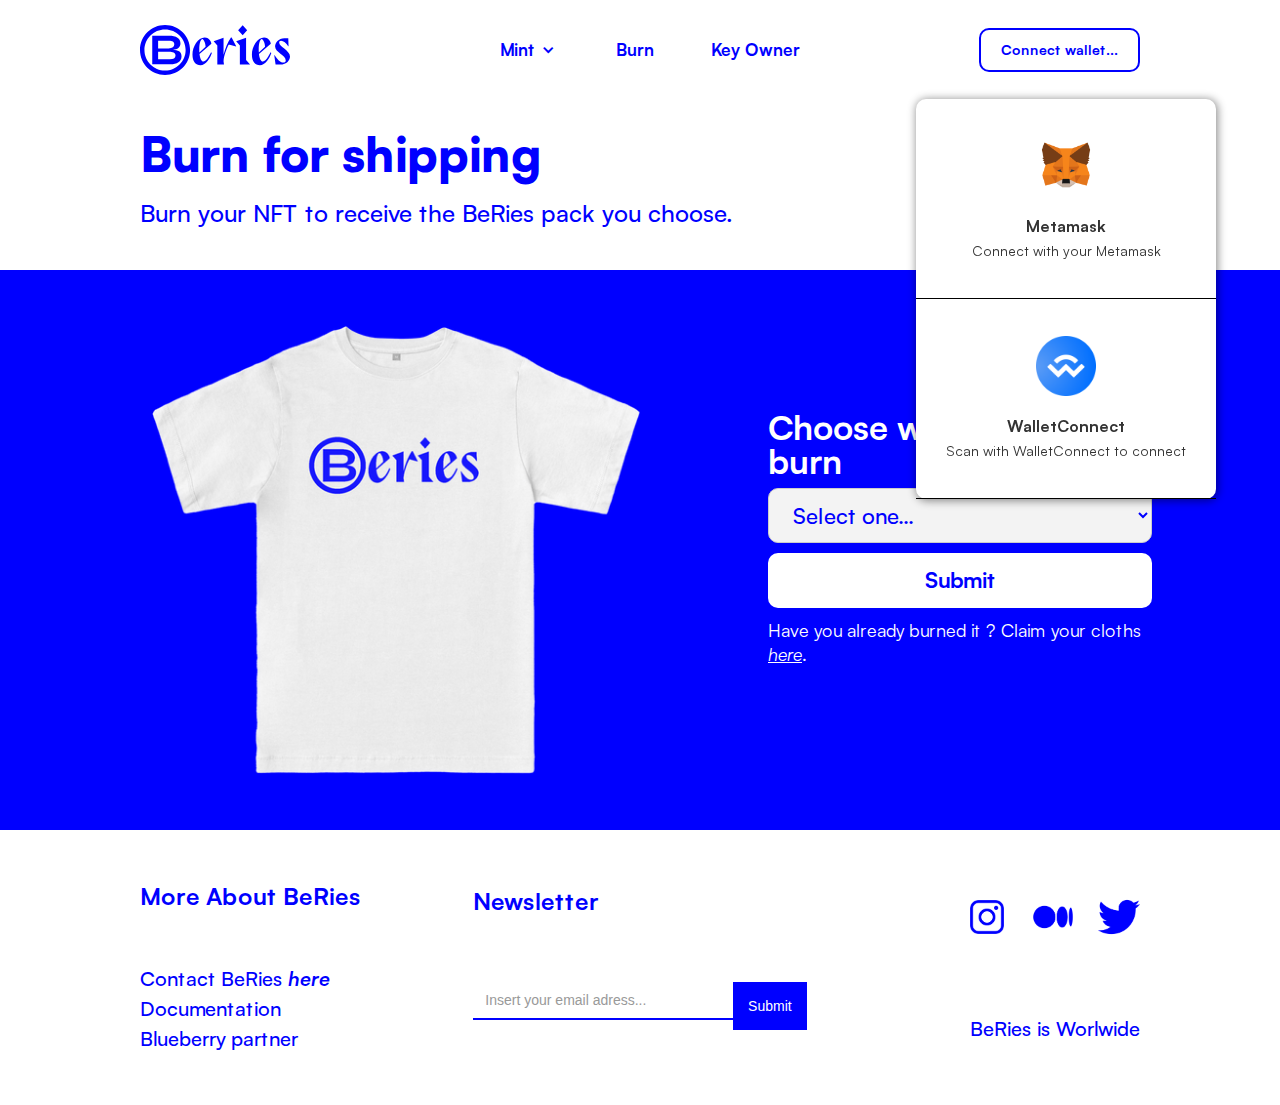
<file: burn.html>
<!DOCTYPE html><!--  Last Published: Tue Nov 08 2022 18:23:42 GMT+0000 (Coordinated Universal Time)  -->
<html data-wf-page="636656dc892c111f752879be" data-wf-site="636624dbc7b7a74bf6598292">
<head>
  <meta charset="utf-8">
  <title>Burn</title>
  <meta content="Burn" property="og:title">
  <meta content="Burn" property="twitter:title">
  <meta content="width=device-width, initial-scale=1" name="viewport">
  <link href="css/normalize.css" rel="stylesheet" type="text/css">
  <link href="css/components.css" rel="stylesheet" type="text/css">
  <link href="css/beries.css" rel="stylesheet" type="text/css">
  <!-- [if lt IE 9]><script src="https://cdnjs.cloudflare.com/ajax/libs/html5shiv/3.7.3/html5shiv.min.js" type="text/javascript"></script><![endif] -->
  <script type="text/javascript">!function(o,c){var n=c.documentElement,t=" w-mod-";n.className+=t+"js",("ontouchstart"in o||o.DocumentTouch&&c instanceof DocumentTouch)&&(n.className+=t+"touch")}(window,document);</script>
  <link href="images/favicon.png" rel="shortcut icon" type="image/x-icon">
  <link href="images/webclip.png" rel="apple-touch-icon">
</head>
<body class="body">
  <div data-animation="default" class="navbar w-nav" data-easing2="ease" fs-scrolldisable-element="smart-nav" data-easing="ease" data-collapse="medium" data-w-id="f32668d3-2905-34c0-503a-2686ab3ee7a5" role="banner" data-duration="400" id="navbar">
    <div class="connect-wallet-menu">
      <div class="metamask"><img src="images/MetaMask_Fox.svg.png" loading="lazy" srcset="images/MetaMask_Fox.svg-p-800.png 800w, images/MetaMask_Fox.svg.png 800w" sizes="(max-width: 479px) 0px, (max-width: 767px) 100vw, 60.000003814697266px" alt="" class="image-9">
        <div class="text-block-5">Metamask</div>
        <div class="text-block-4"><strong class="bold-text">Connect with your Metamask</strong></div>
      </div>
      <div class="wallet-connect"><img src="images/walletconnect-logo-EE83B50C97-seeklogo.com.png" loading="lazy" alt="" class="image-9">
        <div class="text-block-5">WalletConnect</div>
        <div class="text-block-4"><strong class="bold-text">Scan with WalletConnect to connect</strong></div>
      </div>
    </div>
    <div class="navbar_container">
      <a href="index.html" class="navbar_logo-link w-nav-brand"><img src="images/logo.svg" loading="lazy" alt="" class="navbar_logo"></a>
      <nav role="navigation" id="w-node-f32668d3-2905-34c0-503a-2686ab3ee7a9-ab3ee7a5" class="navbar2_menu is-page-height-tablet w-nav-menu">
        <div data-hover="true" data-delay="0" class="dropdown w-dropdown">
          <div class="dropdown-toggle w-dropdown-toggle">
            <div class="icon w-icon-dropdown-toggle"></div>
            <div class="text-block-6">Mint</div>
          </div>
          <nav id="mint-dropdown" class="dropdown-list w-dropdown-list">
            <a href="mint-pack-1.html" class="dropdown-link w-dropdown-link">Pack 1</a>
            <a href="mint-pack-2.html" class="dropdown-link w-dropdown-link">Pack 2</a>
            <a href="mint-pack-3.html" class="dropdown-link w-dropdown-link">Pack 3</a>
            <a href="mint-pack-4.html" class="dropdown-link w-dropdown-link">Pack 4</a>
          </nav>
        </div>
        <a href="burn.html" aria-current="page" class="navbar_link w-nav-link w--current">Burn</a>
        <a href="key-owner.html" class="navbar_link w-nav-link">Key Owner</a>
      </nav>
      <div class="navbar2_button-wrapper">
        <a data-w-id="f32668d3-2905-34c0-503a-2686ab3ee7b1" href="#" class="button connect-wallet-button w-button">Connect wallet...</a>
        <div class="navbar2_menu-button w-nav-button">
          <div data-w-id="f32668d3-2905-34c0-503a-2686ab3ee7b4" class="menu-icon">
            <div data-w-id="f32668d3-2905-34c0-503a-2686ab3ee7b5" data-is-ix2-target="1" class="lottie-animation" data-animation-type="lottie" data-src="documents/menu.json" data-loop="0" data-direction="1" data-autoplay="0" data-renderer="svg" data-default-duration="2.3333333333333335" data-duration="0" data-ix2-initial-state="0"></div>
          </div>
        </div>
      </div>
    </div>
  </div>
  <section id="burn-for-shpping" class="burn-for-shipping white-bg wf-section">
    <div class="h1 blue-text">Burn for shipping</div>
    <div class="paragrah blue-text">Burn your NFT to receive the BeRies pack you choose.</div>
  </section>
  <main id="burn-section" class="burn-section wf-section">
    <div class="div-block-25"><img src="images/tee-burn.png" loading="lazy" srcset="images/tee-burn-p-500.png 500w, images/tee-burn-p-800.png 800w, images/tee-burn-p-1080.png 1080w, images/tee-burn.png 1217w" sizes="(max-width: 479px) 48vw, (max-width: 767px) 40vw, (max-width: 991px) 49vw, 488.5243225097656px" alt="" class="image-6"></div>
    <div class="div-block-24">
      <div class="form-block-2 w-form">
        <form id="wf-form-Burn" name="wf-form-Burn" data-name="Burn" redirect="/shipping" data-redirect="/shipping" method="get"><label for="Burn-NFT" class="h3">Choose wich NFT to burn</label><select id="Burn-NFT" name="Burn" data-name="Burn" required="" class="select-field w-select">
            <option value="">Select one...</option>
          </select>
          <a href="#" class="link-block w-inline-block"><input type="submit" id="Burn-button" value="Submit" data-wait="Please wait..." class="submit-button-2 w-button"></a>
        </form>
        <div class="w-form-done">
          <div>Thank you! Your submission has been received!</div>
        </div>
        <div class="w-form-fail">
          <div>Oops! Something went wrong while submitting the form.</div>
        </div>
        <div class="paragrah-2">Have you already burned it ? Claim your cloths <span class="text-span-7">here</span>.</div>
      </div>
    </div>
  </main>
  <footer id="footer" bind="1c9ae73b-1855-ef8a-a69b-af5f70e5f925" class="footer wf-section">
    <div bind="1c9ae73b-1855-ef8a-a69b-af5f70e5f926" class="footer-div-block">
      <div bind="1c9ae73b-1855-ef8a-a69b-af5f70e5f927" class="footer-title">More About BeRies</div>
      <div bind="1c9ae73b-1855-ef8a-a69b-af5f70e5f929" class="div-block-4">
        <div bind="1c9ae73b-1855-ef8a-a69b-af5f70e5f92a" class="footer-text">Contact BeRies <span bind="1c9ae73b-1855-ef8a-a69b-af5f70e5f92c" class="text-span">here</span></div>
        <div bind="1c9ae73b-1855-ef8a-a69b-af5f70e5f92e" class="footer-text">Documentation</div>
        <div bind="1c9ae73b-1855-ef8a-a69b-af5f70e5f930" class="footer-text">Blueberry partner</div>
      </div>
    </div>
    <div bind="1c9ae73b-1855-ef8a-a69b-af5f70e5f932" class="footer-div-block">
      <div bind="1c9ae73b-1855-ef8a-a69b-af5f70e5f933">
        <div bind="1c9ae73b-1855-ef8a-a69b-af5f70e5f934" class="footer-title">Newsletter</div>
      </div>
      <div bind="1c9ae73b-1855-ef8a-a69b-af5f70e5f936" class="w-form">
        <form id="email-form" name="email-form" data-name="Email Form" method="get" bind="1c9ae73b-1855-ef8a-a69b-af5f70e5f937" class="form"><input type="email" class="text-field w-input" maxlength="256" name="email-2" data-name="Email 2" placeholder="Insert your email adress..." id="email-2" bind="1c9ae73b-1855-ef8a-a69b-af5f70e5f938" required=""><input type="submit" value="Submit" data-wait="Please wait..." bind="1c9ae73b-1855-ef8a-a69b-af5f70e5f939" class="submit-button w-button"></form>
        <div bind="1c9ae73b-1855-ef8a-a69b-af5f70e5f93a" class="w-form-done">
          <div bind="1c9ae73b-1855-ef8a-a69b-af5f70e5f93b">Thank you! Your submission has been received!</div>
        </div>
        <div bind="1c9ae73b-1855-ef8a-a69b-af5f70e5f93d" class="w-form-fail">
          <div bind="1c9ae73b-1855-ef8a-a69b-af5f70e5f93e">Oops! Something went wrong while submitting the form.</div>
        </div>
      </div>
    </div>
    <div bind="1c9ae73b-1855-ef8a-a69b-af5f70e5f940" class="footer-div-block">
      <div bind="1c9ae73b-1855-ef8a-a69b-af5f70e5f941" class="div-block-3">
        <a href="https://www.instagram.com/beries.eth/" target="_blank" class="w-inline-block"><img class="footer-logo" src="images/insta-icon.png" alt="" data-sizes="[{&quot;max&quot;:10000,&quot;size&quot;:&quot;41.99652862548828px&quot;}]" sizes="(max-width: 479px) 41.99652862548828px, (max-width: 767px) 7vw, 41.99652862548828px" loading="lazy" bind="1c9ae73b-1855-ef8a-a69b-af5f70e5f942" srcset="images/insta-icon-p-500.png 500w, images/insta-icon.png 512w"></a>
        <a href="https://medium.com/@BeRies" target="_blank" class="w-inline-block"><img class="footer-logo" src="images/medium-icon.png" alt="" data-sizes="[{&quot;max&quot;:10000,&quot;size&quot;:&quot;41.99652862548828px&quot;}]" sizes="(max-width: 479px) 41.99652862548828px, (max-width: 767px) 7vw, 41.99652862548828px" loading="lazy" bind="1c9ae73b-1855-ef8a-a69b-af5f70e5f944" srcset="images/medium-icon-p-500.png 500w, images/medium-icon.png 512w"></a>
        <a href="https://twitter.com/0xBeRies" class="w-inline-block"><img class="footer-logo" src="images/twitter-icon.png" alt="" data-sizes="[{&quot;max&quot;:10000,&quot;size&quot;:&quot;41.99652862548828px&quot;}]" sizes="(max-width: 479px) 41.99652862548828px, (max-width: 767px) 7vw, 41.99652862548828px" loading="lazy" bind="1c9ae73b-1855-ef8a-a69b-af5f70e5f943" srcset="images/twitter-icon-p-500.png 500w, images/twitter-icon.png 512w"></a>
      </div>
      <div bind="1c9ae73b-1855-ef8a-a69b-af5f70e5f945" class="footer-text-right">BeRies is Worlwide</div>
    </div>
  </footer>
  <script src="https://d3e54v103j8qbb.cloudfront.net/js/jquery-3.5.1.min.dc5e7f18c8.js?site=636624dbc7b7a74bf6598292" type="text/javascript" integrity="sha256-9/aliU8dGd2tb6OSsuzixeV4y/faTqgFtohetphbbj0=" crossorigin="anonymous"></script>
  <script src="js/beries.js" type="text/javascript"></script>
  <!-- [if lte IE 9]><script src="https://cdnjs.cloudflare.com/ajax/libs/placeholders/3.0.2/placeholders.min.js"></script><![endif] -->
</body>
</html>
</file>
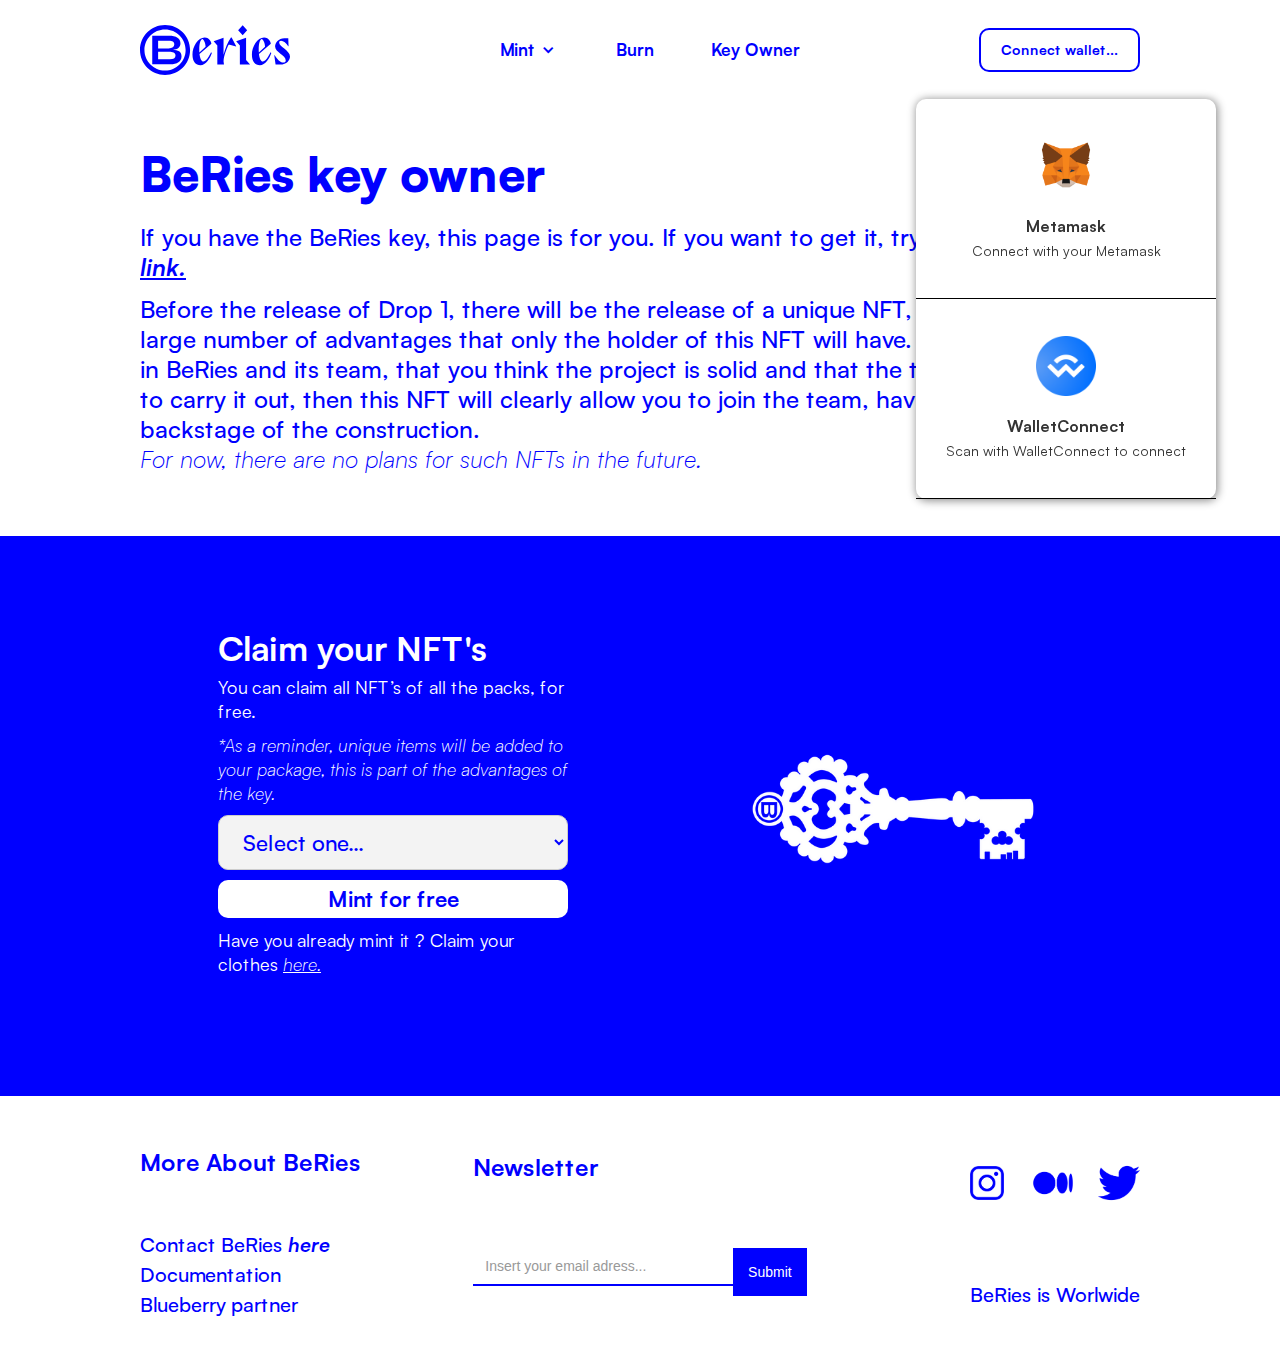
<file: key-owner.html>
<!DOCTYPE html><!--  Last Published: Tue Nov 08 2022 18:23:42 GMT+0000 (Coordinated Universal Time)  -->
<html data-wf-page="63664f73321d97503f297c83" data-wf-site="636624dbc7b7a74bf6598292">
<head>
  <meta charset="utf-8">
  <title>BeRies Key Owner</title>
  <meta content="BeRies Key Owner" property="og:title">
  <meta content="BeRies Key Owner" property="twitter:title">
  <meta content="width=device-width, initial-scale=1" name="viewport">
  <link href="css/normalize.css" rel="stylesheet" type="text/css">
  <link href="css/components.css" rel="stylesheet" type="text/css">
  <link href="css/beries.css" rel="stylesheet" type="text/css">
  <!-- [if lt IE 9]><script src="https://cdnjs.cloudflare.com/ajax/libs/html5shiv/3.7.3/html5shiv.min.js" type="text/javascript"></script><![endif] -->
  <script type="text/javascript">!function(o,c){var n=c.documentElement,t=" w-mod-";n.className+=t+"js",("ontouchstart"in o||o.DocumentTouch&&c instanceof DocumentTouch)&&(n.className+=t+"touch")}(window,document);</script>
  <link href="images/favicon.png" rel="shortcut icon" type="image/x-icon">
  <link href="images/webclip.png" rel="apple-touch-icon">
</head>
<body class="body">
  <div data-animation="default" class="navbar w-nav" data-easing2="ease" fs-scrolldisable-element="smart-nav" data-easing="ease" data-collapse="medium" data-w-id="f32668d3-2905-34c0-503a-2686ab3ee7a5" role="banner" data-duration="400" id="navbar">
    <div class="connect-wallet-menu">
      <div class="metamask"><img src="images/MetaMask_Fox.svg.png" loading="lazy" srcset="images/MetaMask_Fox.svg-p-800.png 800w, images/MetaMask_Fox.svg.png 800w" sizes="(max-width: 479px) 0px, (max-width: 767px) 100vw, 60.000003814697266px" alt="" class="image-9">
        <div class="text-block-5">Metamask</div>
        <div class="text-block-4"><strong class="bold-text">Connect with your Metamask</strong></div>
      </div>
      <div class="wallet-connect"><img src="images/walletconnect-logo-EE83B50C97-seeklogo.com.png" loading="lazy" alt="" class="image-9">
        <div class="text-block-5">WalletConnect</div>
        <div class="text-block-4"><strong class="bold-text">Scan with WalletConnect to connect</strong></div>
      </div>
    </div>
    <div class="navbar_container">
      <a href="index.html" class="navbar_logo-link w-nav-brand"><img src="images/logo.svg" loading="lazy" alt="" class="navbar_logo"></a>
      <nav role="navigation" id="w-node-f32668d3-2905-34c0-503a-2686ab3ee7a9-ab3ee7a5" class="navbar2_menu is-page-height-tablet w-nav-menu">
        <div data-hover="true" data-delay="0" class="dropdown w-dropdown">
          <div class="dropdown-toggle w-dropdown-toggle">
            <div class="icon w-icon-dropdown-toggle"></div>
            <div class="text-block-6">Mint</div>
          </div>
          <nav id="mint-dropdown" class="dropdown-list w-dropdown-list">
            <a href="mint-pack-1.html" class="dropdown-link w-dropdown-link">Pack 1</a>
            <a href="mint-pack-2.html" class="dropdown-link w-dropdown-link">Pack 2</a>
            <a href="mint-pack-3.html" class="dropdown-link w-dropdown-link">Pack 3</a>
            <a href="mint-pack-4.html" class="dropdown-link w-dropdown-link">Pack 4</a>
          </nav>
        </div>
        <a href="burn.html" class="navbar_link w-nav-link">Burn</a>
        <a href="key-owner.html" aria-current="page" class="navbar_link w-nav-link w--current">Key Owner</a>
      </nav>
      <div class="navbar2_button-wrapper">
        <a data-w-id="f32668d3-2905-34c0-503a-2686ab3ee7b1" href="#" class="button connect-wallet-button w-button">Connect wallet...</a>
        <div class="navbar2_menu-button w-nav-button">
          <div data-w-id="f32668d3-2905-34c0-503a-2686ab3ee7b4" class="menu-icon">
            <div data-w-id="f32668d3-2905-34c0-503a-2686ab3ee7b5" data-is-ix2-target="1" class="lottie-animation" data-animation-type="lottie" data-src="documents/menu.json" data-loop="0" data-direction="1" data-autoplay="0" data-renderer="svg" data-default-duration="2.3333333333333335" data-duration="0" data-ix2-initial-state="0"></div>
          </div>
        </div>
      </div>
    </div>
  </div>
  <section id="key-owner-hero" class="key-owner-hero-section wf-section">
    <div class="h1-2 blue-text">BeRies key owner</div>
    <div class="paragrah blue-text">If you have the BeRies key, this page is for you. If you want to get it, try by following <span class="text-span-3">this link.</span></div>
    <div class="paragrah blue-text">Before the release of Drop 1, there will be the release of a unique NFT, giving access to a large number of advantages that only the holder of this NFT will have. If you really believe in BeRies and its team, that you think the project is solid and that the team is determined to carry it out, then this NFT will clearly allow you to join the team, having access to the backstage of the construction.<br><span class="text-span-4">For now, there are no plans for such NFTs in the future.</span></div>
  </section>
  <section id="Key-owner-claim-section" class="key-owner-claim-section wf-section">
    <div class="claim-key-block">
      <div class="h3">Claim your NFT&#x27;s</div>
      <div class="paragrah-2">You can claim all NFT’s of all the packs, for free.</div>
      <div class="paragrah-2"><span class="text-span-5">*As a reminder, unique items will be added to your package, this is part of the advantages of the key.</span></div>
      <div class="form-block w-form">
        <form id="email-form-2" name="email-form-2" data-name="Email Form 2" method="get" class="form-3"><select id="field" name="field" data-name="Field" class="select-field w-select">
            <option value="">Select one...</option>
          </select><input type="submit" id="key-mint-button" value="Mint for free" data-wait="Please wait..." class="submit-button-2 w-button">
          <div class="paragrah-2">Have you already mint it ? Claim your clothes <span class="text-span-11">here.</span></div>
        </form>
        <div class="w-form-done">
          <div>Thank you! Your submission has been received!</div>
        </div>
        <div class="w-form-fail">
          <div>Oops! Something went wrong while submitting the form.</div>
        </div>
      </div>
    </div><img src="images/key.png" loading="lazy" srcset="images/key-p-500.png 500w, images/key-p-800.png 800w, images/key-p-1080.png 1080w, images/key.png 1473w" sizes="(max-width: 479px) 100vw, (max-width: 767px) 289.4184265136719px, (max-width: 991px) 49vw, 482.3785095214844px" alt="" class="key-image">
  </section>
  <footer id="footer" bind="1c9ae73b-1855-ef8a-a69b-af5f70e5f925" class="footer wf-section">
    <div bind="1c9ae73b-1855-ef8a-a69b-af5f70e5f926" class="footer-div-block">
      <div bind="1c9ae73b-1855-ef8a-a69b-af5f70e5f927" class="footer-title">More About BeRies</div>
      <div bind="1c9ae73b-1855-ef8a-a69b-af5f70e5f929" class="div-block-4">
        <div bind="1c9ae73b-1855-ef8a-a69b-af5f70e5f92a" class="footer-text">Contact BeRies <span bind="1c9ae73b-1855-ef8a-a69b-af5f70e5f92c" class="text-span">here</span></div>
        <div bind="1c9ae73b-1855-ef8a-a69b-af5f70e5f92e" class="footer-text">Documentation</div>
        <div bind="1c9ae73b-1855-ef8a-a69b-af5f70e5f930" class="footer-text">Blueberry partner</div>
      </div>
    </div>
    <div bind="1c9ae73b-1855-ef8a-a69b-af5f70e5f932" class="footer-div-block">
      <div bind="1c9ae73b-1855-ef8a-a69b-af5f70e5f933">
        <div bind="1c9ae73b-1855-ef8a-a69b-af5f70e5f934" class="footer-title">Newsletter</div>
      </div>
      <div bind="1c9ae73b-1855-ef8a-a69b-af5f70e5f936" class="w-form">
        <form id="email-form" name="email-form" data-name="Email Form" method="get" bind="1c9ae73b-1855-ef8a-a69b-af5f70e5f937" class="form"><input type="email" class="text-field w-input" maxlength="256" name="email-2" data-name="Email 2" placeholder="Insert your email adress..." id="email-2" bind="1c9ae73b-1855-ef8a-a69b-af5f70e5f938" required=""><input type="submit" value="Submit" data-wait="Please wait..." bind="1c9ae73b-1855-ef8a-a69b-af5f70e5f939" class="submit-button w-button"></form>
        <div bind="1c9ae73b-1855-ef8a-a69b-af5f70e5f93a" class="w-form-done">
          <div bind="1c9ae73b-1855-ef8a-a69b-af5f70e5f93b">Thank you! Your submission has been received!</div>
        </div>
        <div bind="1c9ae73b-1855-ef8a-a69b-af5f70e5f93d" class="w-form-fail">
          <div bind="1c9ae73b-1855-ef8a-a69b-af5f70e5f93e">Oops! Something went wrong while submitting the form.</div>
        </div>
      </div>
    </div>
    <div bind="1c9ae73b-1855-ef8a-a69b-af5f70e5f940" class="footer-div-block">
      <div bind="1c9ae73b-1855-ef8a-a69b-af5f70e5f941" class="div-block-3">
        <a href="https://www.instagram.com/beries.eth/" target="_blank" class="w-inline-block"><img class="footer-logo" src="images/insta-icon.png" alt="" data-sizes="[{&quot;max&quot;:10000,&quot;size&quot;:&quot;41.99652862548828px&quot;}]" sizes="(max-width: 479px) 41.99652862548828px, (max-width: 767px) 7vw, 41.99652862548828px" loading="lazy" bind="1c9ae73b-1855-ef8a-a69b-af5f70e5f942" srcset="images/insta-icon-p-500.png 500w, images/insta-icon.png 512w"></a>
        <a href="https://medium.com/@BeRies" target="_blank" class="w-inline-block"><img class="footer-logo" src="images/medium-icon.png" alt="" data-sizes="[{&quot;max&quot;:10000,&quot;size&quot;:&quot;41.99652862548828px&quot;}]" sizes="(max-width: 479px) 41.99652862548828px, (max-width: 767px) 7vw, 41.99652862548828px" loading="lazy" bind="1c9ae73b-1855-ef8a-a69b-af5f70e5f944" srcset="images/medium-icon-p-500.png 500w, images/medium-icon.png 512w"></a>
        <a href="https://twitter.com/0xBeRies" class="w-inline-block"><img class="footer-logo" src="images/twitter-icon.png" alt="" data-sizes="[{&quot;max&quot;:10000,&quot;size&quot;:&quot;41.99652862548828px&quot;}]" sizes="(max-width: 479px) 41.99652862548828px, (max-width: 767px) 7vw, 41.99652862548828px" loading="lazy" bind="1c9ae73b-1855-ef8a-a69b-af5f70e5f943" srcset="images/twitter-icon-p-500.png 500w, images/twitter-icon.png 512w"></a>
      </div>
      <div bind="1c9ae73b-1855-ef8a-a69b-af5f70e5f945" class="footer-text-right">BeRies is Worlwide</div>
    </div>
  </footer>
  <script src="https://d3e54v103j8qbb.cloudfront.net/js/jquery-3.5.1.min.dc5e7f18c8.js?site=636624dbc7b7a74bf6598292" type="text/javascript" integrity="sha256-9/aliU8dGd2tb6OSsuzixeV4y/faTqgFtohetphbbj0=" crossorigin="anonymous"></script>
  <script src="js/beries.js" type="text/javascript"></script>
  <!-- [if lte IE 9]><script src="https://cdnjs.cloudflare.com/ajax/libs/placeholders/3.0.2/placeholders.min.js"></script><![endif] -->
</body>
</html>
</file>
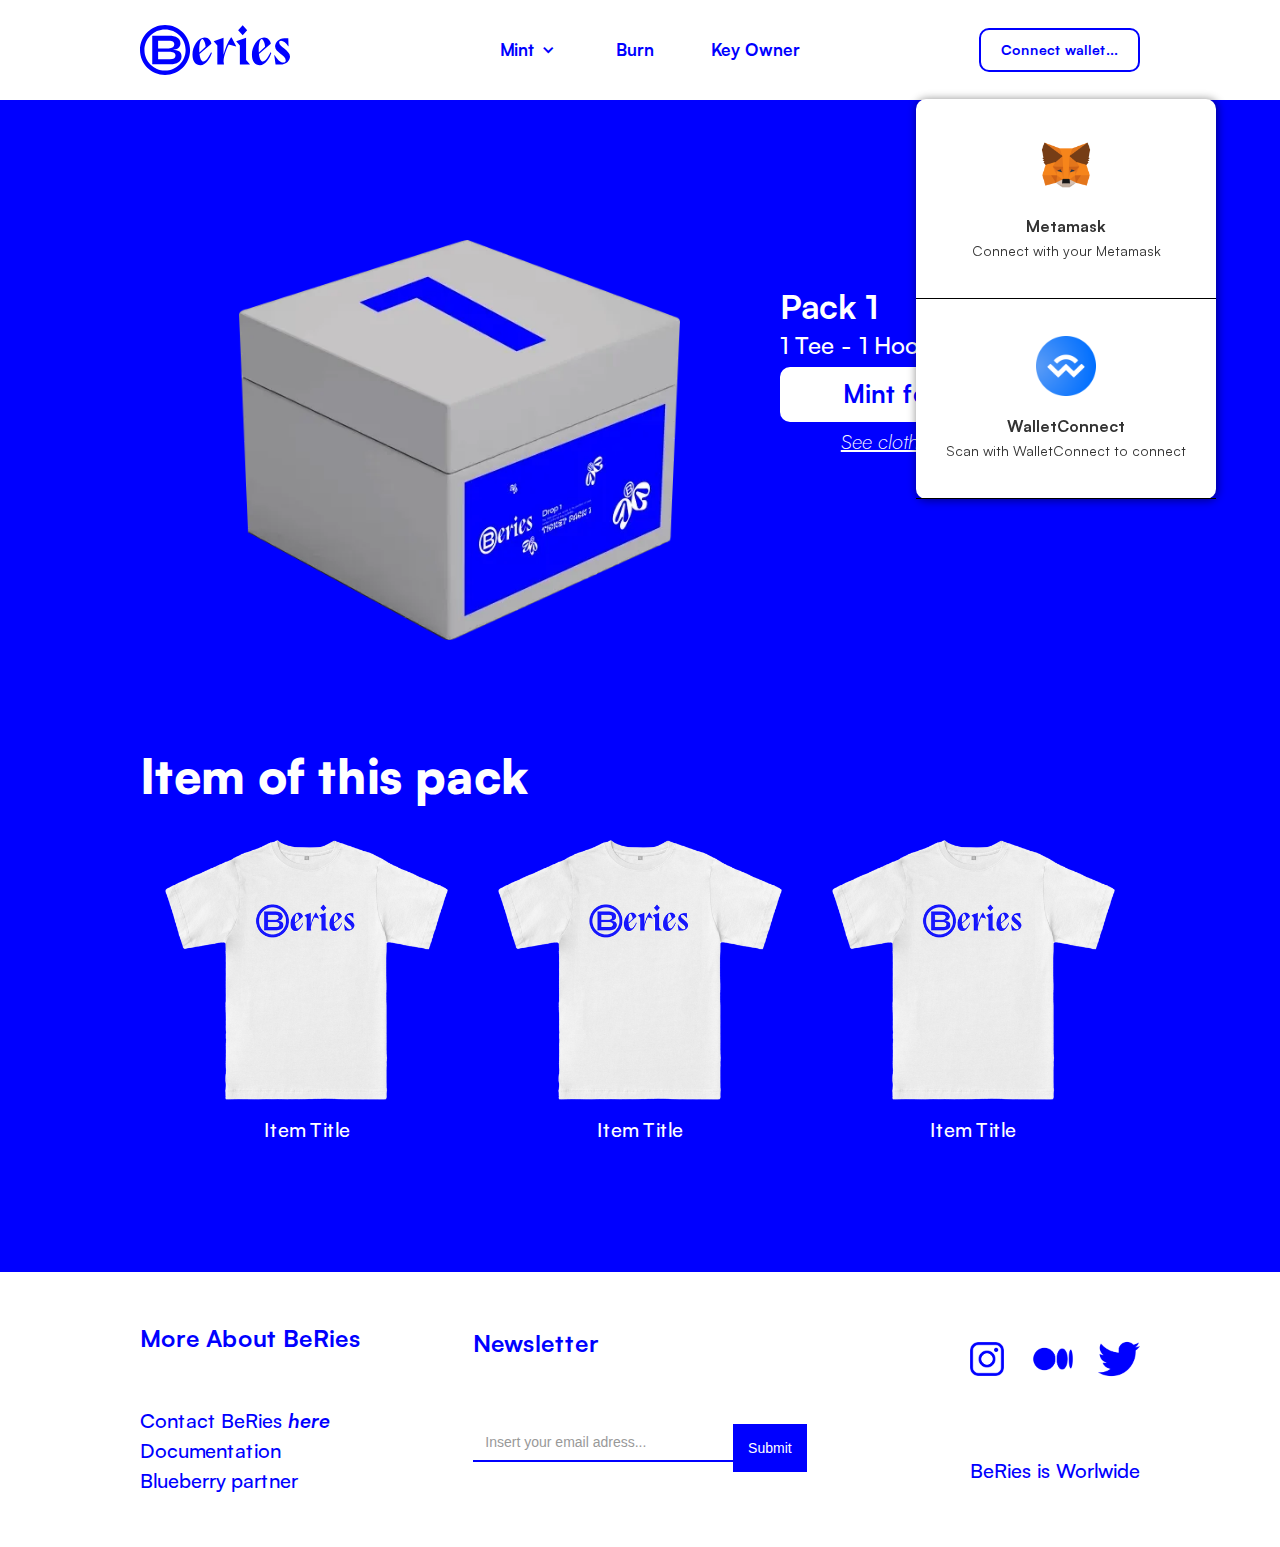
<file: mint-pack-1.html>
<!DOCTYPE html><!--  Last Published: Tue Nov 08 2022 18:23:42 GMT+0000 (Coordinated Universal Time)  -->
<html data-wf-page="6366532ef922fb298b8d54aa" data-wf-site="636624dbc7b7a74bf6598292">
<head>
  <meta charset="utf-8">
  <title>BeRies - Mint Pack 1</title>
  <meta content="BeRies - Mint Pack 1" property="og:title">
  <meta content="BeRies - Mint Pack 1" property="twitter:title">
  <meta content="width=device-width, initial-scale=1" name="viewport">
  <link href="css/normalize.css" rel="stylesheet" type="text/css">
  <link href="css/components.css" rel="stylesheet" type="text/css">
  <link href="css/beries.css" rel="stylesheet" type="text/css">
  <!-- [if lt IE 9]><script src="https://cdnjs.cloudflare.com/ajax/libs/html5shiv/3.7.3/html5shiv.min.js" type="text/javascript"></script><![endif] -->
  <script type="text/javascript">!function(o,c){var n=c.documentElement,t=" w-mod-";n.className+=t+"js",("ontouchstart"in o||o.DocumentTouch&&c instanceof DocumentTouch)&&(n.className+=t+"touch")}(window,document);</script>
  <link href="images/favicon.png" rel="shortcut icon" type="image/x-icon">
  <link href="images/webclip.png" rel="apple-touch-icon">
</head>
<body class="body-pack-1">
  <div data-animation="default" class="navbar w-nav" data-easing2="ease" fs-scrolldisable-element="smart-nav" data-easing="ease" data-collapse="medium" data-w-id="f32668d3-2905-34c0-503a-2686ab3ee7a5" role="banner" data-duration="400" id="navbar">
    <div class="connect-wallet-menu">
      <div class="metamask"><img src="images/MetaMask_Fox.svg.png" loading="lazy" srcset="images/MetaMask_Fox.svg-p-800.png 800w, images/MetaMask_Fox.svg.png 800w" sizes="(max-width: 479px) 0px, (max-width: 767px) 100vw, 60.000003814697266px" alt="" class="image-9">
        <div class="text-block-5">Metamask</div>
        <div class="text-block-4"><strong class="bold-text">Connect with your Metamask</strong></div>
      </div>
      <div class="wallet-connect"><img src="images/walletconnect-logo-EE83B50C97-seeklogo.com.png" loading="lazy" alt="" class="image-9">
        <div class="text-block-5">WalletConnect</div>
        <div class="text-block-4"><strong class="bold-text">Scan with WalletConnect to connect</strong></div>
      </div>
    </div>
    <div class="navbar_container">
      <a href="index.html" class="navbar_logo-link w-nav-brand"><img src="images/logo.svg" loading="lazy" alt="" class="navbar_logo"></a>
      <nav role="navigation" id="w-node-f32668d3-2905-34c0-503a-2686ab3ee7a9-ab3ee7a5" class="navbar2_menu is-page-height-tablet w-nav-menu">
        <div data-hover="true" data-delay="0" class="dropdown w-dropdown">
          <div class="dropdown-toggle w-dropdown-toggle">
            <div class="icon w-icon-dropdown-toggle"></div>
            <div class="text-block-6">Mint</div>
          </div>
          <nav id="mint-dropdown" class="dropdown-list w-dropdown-list">
            <a href="mint-pack-1.html" aria-current="page" class="dropdown-link w-dropdown-link w--current">Pack 1</a>
            <a href="mint-pack-2.html" class="dropdown-link w-dropdown-link">Pack 2</a>
            <a href="mint-pack-3.html" class="dropdown-link w-dropdown-link">Pack 3</a>
            <a href="mint-pack-4.html" class="dropdown-link w-dropdown-link">Pack 4</a>
          </nav>
        </div>
        <a href="burn.html" class="navbar_link w-nav-link">Burn</a>
        <a href="key-owner.html" class="navbar_link w-nav-link">Key Owner</a>
      </nav>
      <div class="navbar2_button-wrapper">
        <a data-w-id="f32668d3-2905-34c0-503a-2686ab3ee7b1" href="#" class="button connect-wallet-button w-button">Connect wallet...</a>
        <div class="navbar2_menu-button w-nav-button">
          <div data-w-id="f32668d3-2905-34c0-503a-2686ab3ee7b4" class="menu-icon">
            <div data-w-id="f32668d3-2905-34c0-503a-2686ab3ee7b5" data-is-ix2-target="1" class="lottie-animation" data-animation-type="lottie" data-src="documents/menu.json" data-loop="0" data-direction="1" data-autoplay="0" data-renderer="svg" data-default-duration="2.3333333333333335" data-duration="0" data-ix2-initial-state="0"></div>
          </div>
        </div>
      </div>
    </div>
  </div>
  <main id="mint-pack-section" class="mint-pack-section wf-section">
    <div class="mint-image"><img src="images/NFT-Boite-pack-1.webp" loading="lazy" sizes="(max-width: 479px) 100vw, 300px" srcset="images/NFT-Boite-pack-1-p-500.webp 500w, images/NFT-Boite-pack-1-p-800.webp 800w, images/NFT-Boite-pack-1-p-1080.webp 1080w, images/NFT-Boite-pack-1-p-1600.webp 1600w, images/NFT-Boite-pack-1-p-2000.webp 2000w, images/NFT-Boite-pack-1-p-2600.webp 2600w, images/NFT-Boite-pack-1-p-3200.webp 3200w" alt="" class="image-11"></div>
    <div class="mint-block">
      <div class="h3">Pack 1</div>
      <div class="paragrah">1 Tee - 1 Hoodie - 1 Cap</div>
      <a href="#" class="button-mint-pack-1 w-button">Mint for 0.1</a>
      <a href="#Item-of-this-pack" class="link">See clothes here</a>
    </div>
  </main>
  <section id="Item-of-this-pack" class="item-of-this-pack-section wf-section">
    <div>
      <div class="h1 white-text">Item of this pack</div>
      <div class="item-of-this-pack-column w-row">
        <div class="item-column w-col w-col-4"><img src="images/tee-burn.png" loading="lazy" srcset="images/tee-burn-p-500.png 500w, images/tee-burn-p-800.png 800w, images/tee-burn-p-1080.png 1080w, images/tee-burn.png 1217w" sizes="(max-width: 479px) 100vw, (max-width: 767px) 75vw, (max-width: 991px) 24vw, 32vw" alt="" class="item-preview">
          <div class="item-column-title">Item Title</div>
        </div>
        <div class="item-column w-col w-col-4"><img src="images/tee-burn.png" loading="lazy" srcset="images/tee-burn-p-500.png 500w, images/tee-burn-p-800.png 800w, images/tee-burn-p-1080.png 1080w, images/tee-burn.png 1217w" sizes="(max-width: 479px) 100vw, (max-width: 767px) 75vw, (max-width: 991px) 24vw, 32vw" alt="" class="item-preview">
          <div class="item-column-title">Item Title</div>
        </div>
        <div class="item-column w-col w-col-4"><img src="images/tee-burn.png" loading="lazy" srcset="images/tee-burn-p-500.png 500w, images/tee-burn-p-800.png 800w, images/tee-burn-p-1080.png 1080w, images/tee-burn.png 1217w" sizes="(max-width: 479px) 100vw, (max-width: 767px) 75vw, (max-width: 991px) 24vw, 32vw" alt="" class="item-preview">
          <div class="item-column-title">Item Title</div>
        </div>
      </div>
    </div>
  </section>
  <footer id="footer" bind="1c9ae73b-1855-ef8a-a69b-af5f70e5f925" class="footer wf-section">
    <div bind="1c9ae73b-1855-ef8a-a69b-af5f70e5f926" class="footer-div-block">
      <div bind="1c9ae73b-1855-ef8a-a69b-af5f70e5f927" class="footer-title">More About BeRies</div>
      <div bind="1c9ae73b-1855-ef8a-a69b-af5f70e5f929" class="div-block-4">
        <div bind="1c9ae73b-1855-ef8a-a69b-af5f70e5f92a" class="footer-text">Contact BeRies <span bind="1c9ae73b-1855-ef8a-a69b-af5f70e5f92c" class="text-span">here</span></div>
        <div bind="1c9ae73b-1855-ef8a-a69b-af5f70e5f92e" class="footer-text">Documentation</div>
        <div bind="1c9ae73b-1855-ef8a-a69b-af5f70e5f930" class="footer-text">Blueberry partner</div>
      </div>
    </div>
    <div bind="1c9ae73b-1855-ef8a-a69b-af5f70e5f932" class="footer-div-block">
      <div bind="1c9ae73b-1855-ef8a-a69b-af5f70e5f933">
        <div bind="1c9ae73b-1855-ef8a-a69b-af5f70e5f934" class="footer-title">Newsletter</div>
      </div>
      <div bind="1c9ae73b-1855-ef8a-a69b-af5f70e5f936" class="w-form">
        <form id="email-form" name="email-form" data-name="Email Form" method="get" bind="1c9ae73b-1855-ef8a-a69b-af5f70e5f937" class="form"><input type="email" class="text-field w-input" maxlength="256" name="email-2" data-name="Email 2" placeholder="Insert your email adress..." id="email-2" bind="1c9ae73b-1855-ef8a-a69b-af5f70e5f938" required=""><input type="submit" value="Submit" data-wait="Please wait..." bind="1c9ae73b-1855-ef8a-a69b-af5f70e5f939" class="submit-button w-button"></form>
        <div bind="1c9ae73b-1855-ef8a-a69b-af5f70e5f93a" class="w-form-done">
          <div bind="1c9ae73b-1855-ef8a-a69b-af5f70e5f93b">Thank you! Your submission has been received!</div>
        </div>
        <div bind="1c9ae73b-1855-ef8a-a69b-af5f70e5f93d" class="w-form-fail">
          <div bind="1c9ae73b-1855-ef8a-a69b-af5f70e5f93e">Oops! Something went wrong while submitting the form.</div>
        </div>
      </div>
    </div>
    <div bind="1c9ae73b-1855-ef8a-a69b-af5f70e5f940" class="footer-div-block">
      <div bind="1c9ae73b-1855-ef8a-a69b-af5f70e5f941" class="div-block-3">
        <a href="https://www.instagram.com/beries.eth/" target="_blank" class="w-inline-block"><img class="footer-logo" src="images/insta-icon.png" alt="" data-sizes="[{&quot;max&quot;:10000,&quot;size&quot;:&quot;41.99652862548828px&quot;}]" sizes="(max-width: 479px) 41.99652862548828px, (max-width: 767px) 7vw, 41.99652862548828px" loading="lazy" bind="1c9ae73b-1855-ef8a-a69b-af5f70e5f942" srcset="images/insta-icon-p-500.png 500w, images/insta-icon.png 512w"></a>
        <a href="https://medium.com/@BeRies" target="_blank" class="w-inline-block"><img class="footer-logo" src="images/medium-icon.png" alt="" data-sizes="[{&quot;max&quot;:10000,&quot;size&quot;:&quot;41.99652862548828px&quot;}]" sizes="(max-width: 479px) 41.99652862548828px, (max-width: 767px) 7vw, 41.99652862548828px" loading="lazy" bind="1c9ae73b-1855-ef8a-a69b-af5f70e5f944" srcset="images/medium-icon-p-500.png 500w, images/medium-icon.png 512w"></a>
        <a href="https://twitter.com/0xBeRies" class="w-inline-block"><img class="footer-logo" src="images/twitter-icon.png" alt="" data-sizes="[{&quot;max&quot;:10000,&quot;size&quot;:&quot;41.99652862548828px&quot;}]" sizes="(max-width: 479px) 41.99652862548828px, (max-width: 767px) 7vw, 41.99652862548828px" loading="lazy" bind="1c9ae73b-1855-ef8a-a69b-af5f70e5f943" srcset="images/twitter-icon-p-500.png 500w, images/twitter-icon.png 512w"></a>
      </div>
      <div bind="1c9ae73b-1855-ef8a-a69b-af5f70e5f945" class="footer-text-right">BeRies is Worlwide</div>
    </div>
  </footer>
  <script src="https://d3e54v103j8qbb.cloudfront.net/js/jquery-3.5.1.min.dc5e7f18c8.js?site=636624dbc7b7a74bf6598292" type="text/javascript" integrity="sha256-9/aliU8dGd2tb6OSsuzixeV4y/faTqgFtohetphbbj0=" crossorigin="anonymous"></script>
  <script src="js/beries.js" type="text/javascript"></script>
  <!-- [if lte IE 9]><script src="https://cdnjs.cloudflare.com/ajax/libs/placeholders/3.0.2/placeholders.min.js"></script><![endif] -->
</body>
</html>
</file>
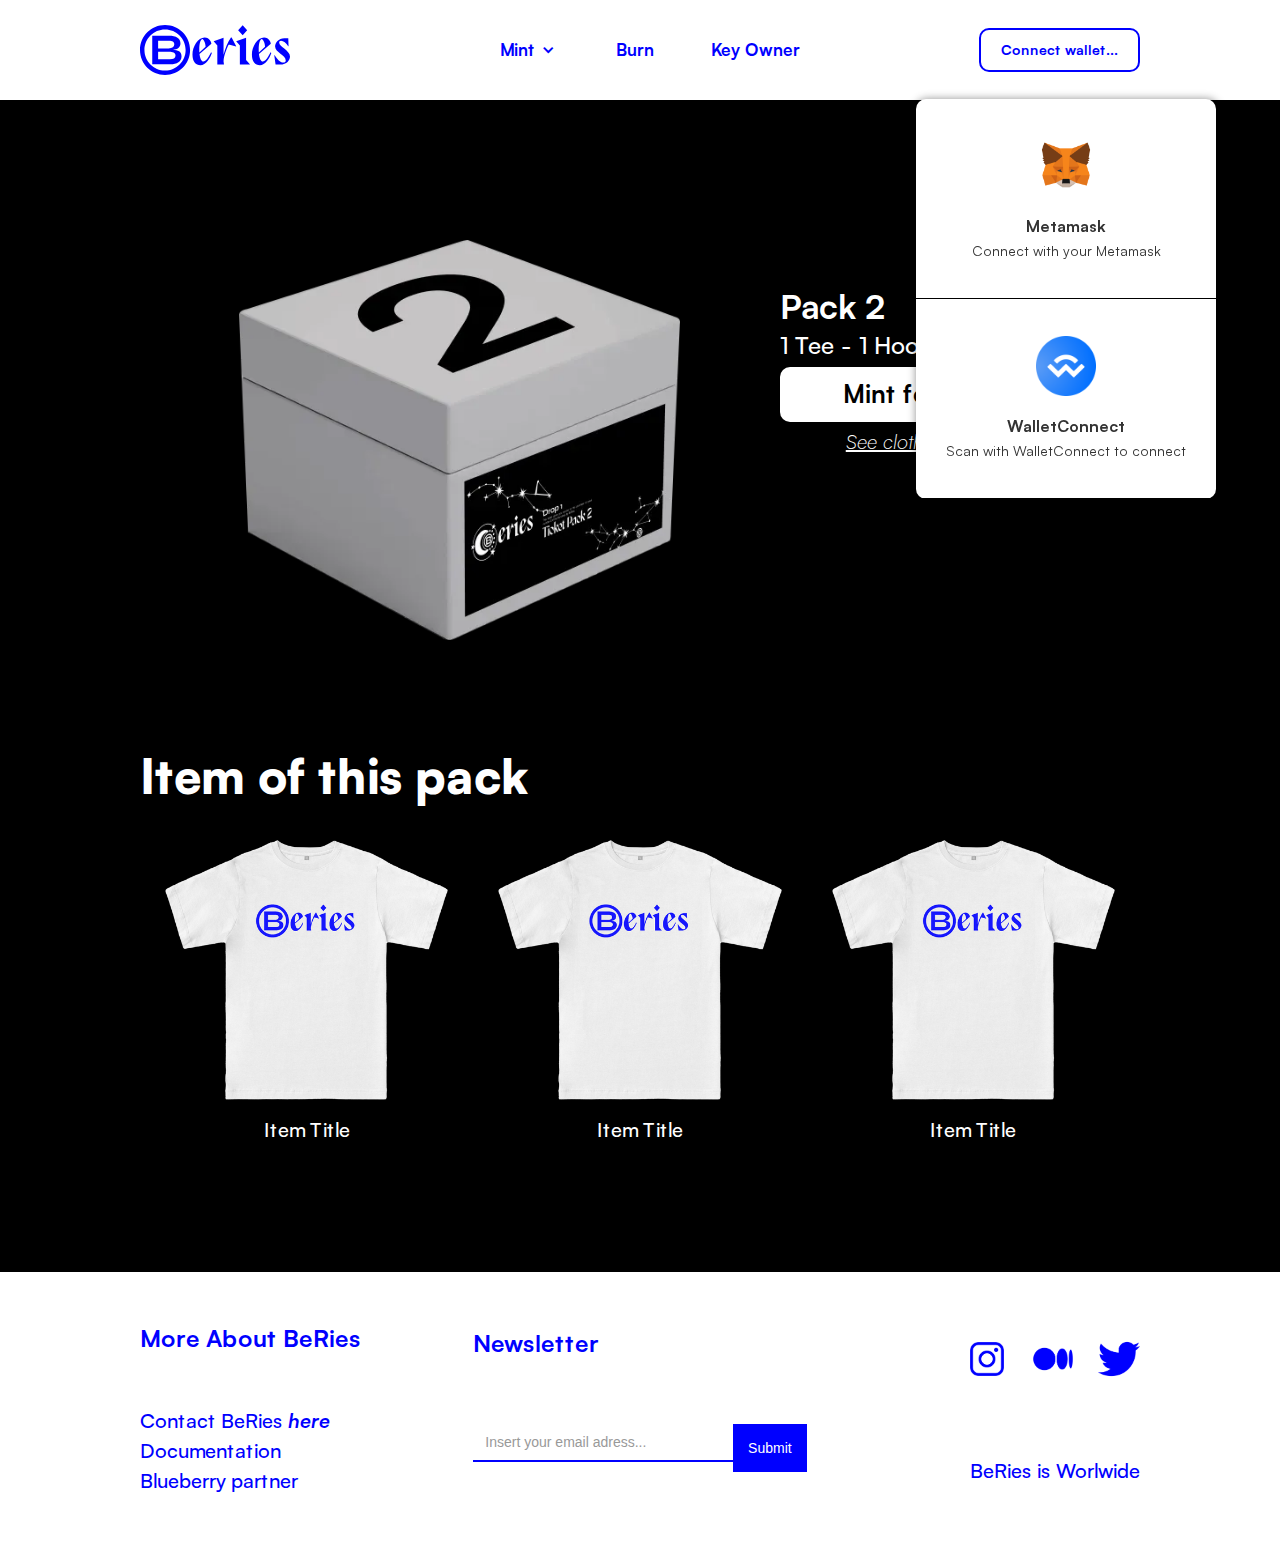
<file: mint-pack-2.html>
<!DOCTYPE html><!--  Last Published: Tue Nov 08 2022 18:23:42 GMT+0000 (Coordinated Universal Time)  -->
<html data-wf-page="636a3c07ba0d10df39564a1a" data-wf-site="636624dbc7b7a74bf6598292">
<head>
  <meta charset="utf-8">
  <title>Mint | Pack 2</title>
  <meta content="Mint | Pack 2" property="og:title">
  <meta content="Mint | Pack 2" property="twitter:title">
  <meta content="width=device-width, initial-scale=1" name="viewport">
  <link href="css/normalize.css" rel="stylesheet" type="text/css">
  <link href="css/components.css" rel="stylesheet" type="text/css">
  <link href="css/beries.css" rel="stylesheet" type="text/css">
  <!-- [if lt IE 9]><script src="https://cdnjs.cloudflare.com/ajax/libs/html5shiv/3.7.3/html5shiv.min.js" type="text/javascript"></script><![endif] -->
  <script type="text/javascript">!function(o,c){var n=c.documentElement,t=" w-mod-";n.className+=t+"js",("ontouchstart"in o||o.DocumentTouch&&c instanceof DocumentTouch)&&(n.className+=t+"touch")}(window,document);</script>
  <link href="images/favicon.png" rel="shortcut icon" type="image/x-icon">
  <link href="images/webclip.png" rel="apple-touch-icon">
</head>
<body class="body-pack-2">
  <div data-animation="default" class="navbar w-nav" data-easing2="ease" fs-scrolldisable-element="smart-nav" data-easing="ease" data-collapse="medium" data-w-id="f32668d3-2905-34c0-503a-2686ab3ee7a5" role="banner" data-duration="400" id="navbar">
    <div class="connect-wallet-menu">
      <div class="metamask"><img src="images/MetaMask_Fox.svg.png" loading="lazy" srcset="images/MetaMask_Fox.svg-p-800.png 800w, images/MetaMask_Fox.svg.png 800w" sizes="(max-width: 479px) 0px, (max-width: 767px) 100vw, 60.000003814697266px" alt="" class="image-9">
        <div class="text-block-5">Metamask</div>
        <div class="text-block-4"><strong class="bold-text">Connect with your Metamask</strong></div>
      </div>
      <div class="wallet-connect"><img src="images/walletconnect-logo-EE83B50C97-seeklogo.com.png" loading="lazy" alt="" class="image-9">
        <div class="text-block-5">WalletConnect</div>
        <div class="text-block-4"><strong class="bold-text">Scan with WalletConnect to connect</strong></div>
      </div>
    </div>
    <div class="navbar_container">
      <a href="index.html" class="navbar_logo-link w-nav-brand"><img src="images/logo.svg" loading="lazy" alt="" class="navbar_logo"></a>
      <nav role="navigation" id="w-node-f32668d3-2905-34c0-503a-2686ab3ee7a9-ab3ee7a5" class="navbar2_menu is-page-height-tablet w-nav-menu">
        <div data-hover="true" data-delay="0" class="dropdown w-dropdown">
          <div class="dropdown-toggle w-dropdown-toggle">
            <div class="icon w-icon-dropdown-toggle"></div>
            <div class="text-block-6">Mint</div>
          </div>
          <nav id="mint-dropdown" class="dropdown-list w-dropdown-list">
            <a href="mint-pack-1.html" class="dropdown-link w-dropdown-link">Pack 1</a>
            <a href="mint-pack-2.html" aria-current="page" class="dropdown-link w-dropdown-link w--current">Pack 2</a>
            <a href="mint-pack-3.html" class="dropdown-link w-dropdown-link">Pack 3</a>
            <a href="mint-pack-4.html" class="dropdown-link w-dropdown-link">Pack 4</a>
          </nav>
        </div>
        <a href="burn.html" class="navbar_link w-nav-link">Burn</a>
        <a href="key-owner.html" class="navbar_link w-nav-link">Key Owner</a>
      </nav>
      <div class="navbar2_button-wrapper">
        <a data-w-id="f32668d3-2905-34c0-503a-2686ab3ee7b1" href="#" class="button connect-wallet-button w-button">Connect wallet...</a>
        <div class="navbar2_menu-button w-nav-button">
          <div data-w-id="f32668d3-2905-34c0-503a-2686ab3ee7b4" class="menu-icon">
            <div data-w-id="f32668d3-2905-34c0-503a-2686ab3ee7b5" data-is-ix2-target="1" class="lottie-animation" data-animation-type="lottie" data-src="documents/menu.json" data-loop="0" data-direction="1" data-autoplay="0" data-renderer="svg" data-default-duration="2.3333333333333335" data-duration="0" data-ix2-initial-state="0"></div>
          </div>
        </div>
      </div>
    </div>
  </div>
  <main id="mint-pack-section" class="mint-pack-section wf-section">
    <div class="mint-image"><img src="images/NFT-Boite-pack-2.webp" loading="lazy" srcset="images/NFT-Boite-pack-2-p-500.webp 500w, images/NFT-Boite-pack-2-p-800.webp 800w, images/NFT-Boite-pack-2-p-1080.webp 1080w, images/NFT-Boite-pack-2-p-1600.webp 1600w, images/NFT-Boite-pack-2-p-2000.webp 2000w, images/NFT-Boite-pack-2-p-2600.webp 2600w, images/NFT-Boite-pack-2-p-3200.webp 3200w" sizes="(max-width: 479px) 100vw, 300px" alt="" class="image-11"></div>
    <div class="mint-block">
      <div class="h3">Pack 2</div>
      <div class="paragrah">1 Tee - 1 Hoodie - 1 Cap</div>
      <a href="#" class="button-mint-pack-2 w-button">Mint for 0.1</a>
      <a href="#Item-of-this-pack" class="link">See cloths here</a>
    </div>
  </main>
  <section id="Item-of-this-pack" class="item-of-this-pack-section wf-section">
    <div class="h1 white-text">Item of this pack</div>
    <div class="item-of-this-pack-column w-row">
      <div class="item-column w-col w-col-4"><img src="images/tee-burn.png" loading="lazy" srcset="images/tee-burn-p-500.png 500w, images/tee-burn-p-800.png 800w, images/tee-burn-p-1080.png 1080w, images/tee-burn.png 1217w" sizes="(max-width: 479px) 100vw, (max-width: 767px) 81vw, (max-width: 991px) 28vw, 32vw" alt="" class="item-preview">
        <div class="item-column-title">Item Title</div>
      </div>
      <div class="item-column w-col w-col-4"><img src="images/tee-burn.png" loading="lazy" srcset="images/tee-burn-p-500.png 500w, images/tee-burn-p-800.png 800w, images/tee-burn-p-1080.png 1080w, images/tee-burn.png 1217w" sizes="(max-width: 479px) 100vw, (max-width: 767px) 81vw, (max-width: 991px) 28vw, 32vw" alt="" class="item-preview">
        <div class="item-column-title">Item Title</div>
      </div>
      <div class="item-column w-col w-col-4"><img src="images/tee-burn.png" loading="lazy" srcset="images/tee-burn-p-500.png 500w, images/tee-burn-p-800.png 800w, images/tee-burn-p-1080.png 1080w, images/tee-burn.png 1217w" sizes="(max-width: 479px) 100vw, (max-width: 767px) 81vw, (max-width: 991px) 28vw, 32vw" alt="" class="item-preview">
        <div class="item-column-title">Item Title</div>
      </div>
    </div>
  </section>
  <footer id="footer" bind="1c9ae73b-1855-ef8a-a69b-af5f70e5f925" class="footer wf-section">
    <div bind="1c9ae73b-1855-ef8a-a69b-af5f70e5f926" class="footer-div-block">
      <div bind="1c9ae73b-1855-ef8a-a69b-af5f70e5f927" class="footer-title">More About BeRies</div>
      <div bind="1c9ae73b-1855-ef8a-a69b-af5f70e5f929" class="div-block-4">
        <div bind="1c9ae73b-1855-ef8a-a69b-af5f70e5f92a" class="footer-text">Contact BeRies <span bind="1c9ae73b-1855-ef8a-a69b-af5f70e5f92c" class="text-span">here</span></div>
        <div bind="1c9ae73b-1855-ef8a-a69b-af5f70e5f92e" class="footer-text">Documentation</div>
        <div bind="1c9ae73b-1855-ef8a-a69b-af5f70e5f930" class="footer-text">Blueberry partner</div>
      </div>
    </div>
    <div bind="1c9ae73b-1855-ef8a-a69b-af5f70e5f932" class="footer-div-block">
      <div bind="1c9ae73b-1855-ef8a-a69b-af5f70e5f933">
        <div bind="1c9ae73b-1855-ef8a-a69b-af5f70e5f934" class="footer-title">Newsletter</div>
      </div>
      <div bind="1c9ae73b-1855-ef8a-a69b-af5f70e5f936" class="w-form">
        <form id="email-form" name="email-form" data-name="Email Form" method="get" bind="1c9ae73b-1855-ef8a-a69b-af5f70e5f937" class="form"><input type="email" class="text-field w-input" maxlength="256" name="email-2" data-name="Email 2" placeholder="Insert your email adress..." id="email-2" bind="1c9ae73b-1855-ef8a-a69b-af5f70e5f938" required=""><input type="submit" value="Submit" data-wait="Please wait..." bind="1c9ae73b-1855-ef8a-a69b-af5f70e5f939" class="submit-button w-button"></form>
        <div bind="1c9ae73b-1855-ef8a-a69b-af5f70e5f93a" class="w-form-done">
          <div bind="1c9ae73b-1855-ef8a-a69b-af5f70e5f93b">Thank you! Your submission has been received!</div>
        </div>
        <div bind="1c9ae73b-1855-ef8a-a69b-af5f70e5f93d" class="w-form-fail">
          <div bind="1c9ae73b-1855-ef8a-a69b-af5f70e5f93e">Oops! Something went wrong while submitting the form.</div>
        </div>
      </div>
    </div>
    <div bind="1c9ae73b-1855-ef8a-a69b-af5f70e5f940" class="footer-div-block">
      <div bind="1c9ae73b-1855-ef8a-a69b-af5f70e5f941" class="div-block-3">
        <a href="https://www.instagram.com/beries.eth/" target="_blank" class="w-inline-block"><img class="footer-logo" src="images/insta-icon.png" alt="" data-sizes="[{&quot;max&quot;:10000,&quot;size&quot;:&quot;41.99652862548828px&quot;}]" sizes="(max-width: 479px) 41.99652862548828px, (max-width: 767px) 7vw, 41.99652862548828px" loading="lazy" bind="1c9ae73b-1855-ef8a-a69b-af5f70e5f942" srcset="images/insta-icon-p-500.png 500w, images/insta-icon.png 512w"></a>
        <a href="https://medium.com/@BeRies" target="_blank" class="w-inline-block"><img class="footer-logo" src="images/medium-icon.png" alt="" data-sizes="[{&quot;max&quot;:10000,&quot;size&quot;:&quot;41.99652862548828px&quot;}]" sizes="(max-width: 479px) 41.99652862548828px, (max-width: 767px) 7vw, 41.99652862548828px" loading="lazy" bind="1c9ae73b-1855-ef8a-a69b-af5f70e5f944" srcset="images/medium-icon-p-500.png 500w, images/medium-icon.png 512w"></a>
        <a href="https://twitter.com/0xBeRies" class="w-inline-block"><img class="footer-logo" src="images/twitter-icon.png" alt="" data-sizes="[{&quot;max&quot;:10000,&quot;size&quot;:&quot;41.99652862548828px&quot;}]" sizes="(max-width: 479px) 41.99652862548828px, (max-width: 767px) 7vw, 41.99652862548828px" loading="lazy" bind="1c9ae73b-1855-ef8a-a69b-af5f70e5f943" srcset="images/twitter-icon-p-500.png 500w, images/twitter-icon.png 512w"></a>
      </div>
      <div bind="1c9ae73b-1855-ef8a-a69b-af5f70e5f945" class="footer-text-right">BeRies is Worlwide</div>
    </div>
  </footer>
  <script src="https://d3e54v103j8qbb.cloudfront.net/js/jquery-3.5.1.min.dc5e7f18c8.js?site=636624dbc7b7a74bf6598292" type="text/javascript" integrity="sha256-9/aliU8dGd2tb6OSsuzixeV4y/faTqgFtohetphbbj0=" crossorigin="anonymous"></script>
  <script src="js/beries.js" type="text/javascript"></script>
  <!-- [if lte IE 9]><script src="https://cdnjs.cloudflare.com/ajax/libs/placeholders/3.0.2/placeholders.min.js"></script><![endif] -->
</body>
</html>
</file>
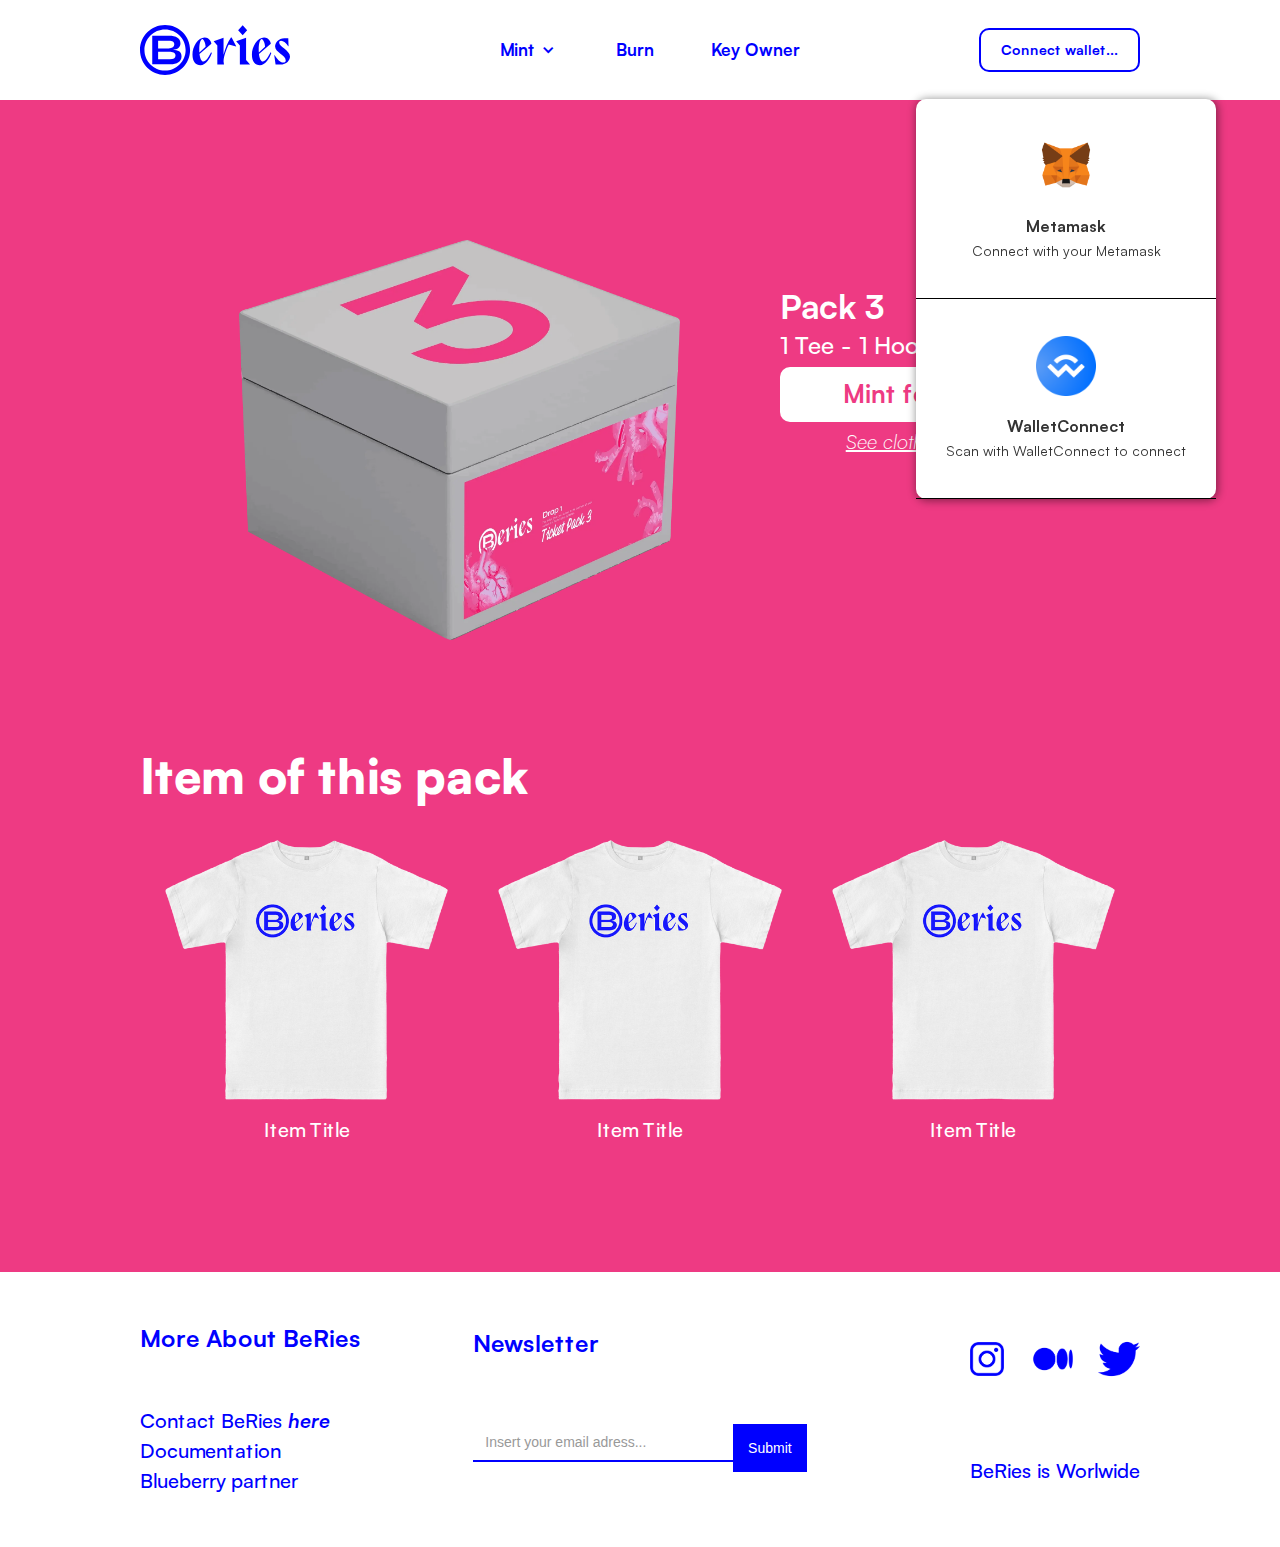
<file: mint-pack-3.html>
<!DOCTYPE html><!--  Last Published: Tue Nov 08 2022 18:23:42 GMT+0000 (Coordinated Universal Time)  -->
<html data-wf-page="636a3cc5215a5a5c9457ad62" data-wf-site="636624dbc7b7a74bf6598292">
<head>
  <meta charset="utf-8">
  <title>Mint | Pack 3</title>
  <meta content="Mint | Pack 3" property="og:title">
  <meta content="Mint | Pack 3" property="twitter:title">
  <meta content="width=device-width, initial-scale=1" name="viewport">
  <link href="css/normalize.css" rel="stylesheet" type="text/css">
  <link href="css/components.css" rel="stylesheet" type="text/css">
  <link href="css/beries.css" rel="stylesheet" type="text/css">
  <!-- [if lt IE 9]><script src="https://cdnjs.cloudflare.com/ajax/libs/html5shiv/3.7.3/html5shiv.min.js" type="text/javascript"></script><![endif] -->
  <script type="text/javascript">!function(o,c){var n=c.documentElement,t=" w-mod-";n.className+=t+"js",("ontouchstart"in o||o.DocumentTouch&&c instanceof DocumentTouch)&&(n.className+=t+"touch")}(window,document);</script>
  <link href="images/favicon.png" rel="shortcut icon" type="image/x-icon">
  <link href="images/webclip.png" rel="apple-touch-icon">
</head>
<body class="body-pack-3">
  <div data-animation="default" class="navbar w-nav" data-easing2="ease" fs-scrolldisable-element="smart-nav" data-easing="ease" data-collapse="medium" data-w-id="f32668d3-2905-34c0-503a-2686ab3ee7a5" role="banner" data-duration="400" id="navbar">
    <div class="connect-wallet-menu">
      <div class="metamask"><img src="images/MetaMask_Fox.svg.png" loading="lazy" srcset="images/MetaMask_Fox.svg-p-800.png 800w, images/MetaMask_Fox.svg.png 800w" sizes="(max-width: 479px) 0px, (max-width: 767px) 100vw, 60.000003814697266px" alt="" class="image-9">
        <div class="text-block-5">Metamask</div>
        <div class="text-block-4"><strong class="bold-text">Connect with your Metamask</strong></div>
      </div>
      <div class="wallet-connect"><img src="images/walletconnect-logo-EE83B50C97-seeklogo.com.png" loading="lazy" alt="" class="image-9">
        <div class="text-block-5">WalletConnect</div>
        <div class="text-block-4"><strong class="bold-text">Scan with WalletConnect to connect</strong></div>
      </div>
    </div>
    <div class="navbar_container">
      <a href="index.html" class="navbar_logo-link w-nav-brand"><img src="images/logo.svg" loading="lazy" alt="" class="navbar_logo"></a>
      <nav role="navigation" id="w-node-f32668d3-2905-34c0-503a-2686ab3ee7a9-ab3ee7a5" class="navbar2_menu is-page-height-tablet w-nav-menu">
        <div data-hover="true" data-delay="0" class="dropdown w-dropdown">
          <div class="dropdown-toggle w-dropdown-toggle">
            <div class="icon w-icon-dropdown-toggle"></div>
            <div class="text-block-6">Mint</div>
          </div>
          <nav id="mint-dropdown" class="dropdown-list w-dropdown-list">
            <a href="mint-pack-1.html" class="dropdown-link w-dropdown-link">Pack 1</a>
            <a href="mint-pack-2.html" class="dropdown-link w-dropdown-link">Pack 2</a>
            <a href="mint-pack-3.html" aria-current="page" class="dropdown-link w-dropdown-link w--current">Pack 3</a>
            <a href="mint-pack-4.html" class="dropdown-link w-dropdown-link">Pack 4</a>
          </nav>
        </div>
        <a href="burn.html" class="navbar_link w-nav-link">Burn</a>
        <a href="key-owner.html" class="navbar_link w-nav-link">Key Owner</a>
      </nav>
      <div class="navbar2_button-wrapper">
        <a data-w-id="f32668d3-2905-34c0-503a-2686ab3ee7b1" href="#" class="button connect-wallet-button w-button">Connect wallet...</a>
        <div class="navbar2_menu-button w-nav-button">
          <div data-w-id="f32668d3-2905-34c0-503a-2686ab3ee7b4" class="menu-icon">
            <div data-w-id="f32668d3-2905-34c0-503a-2686ab3ee7b5" data-is-ix2-target="1" class="lottie-animation" data-animation-type="lottie" data-src="documents/menu.json" data-loop="0" data-direction="1" data-autoplay="0" data-renderer="svg" data-default-duration="2.3333333333333335" data-duration="0" data-ix2-initial-state="0"></div>
          </div>
        </div>
      </div>
    </div>
  </div>
  <main id="mint-pack-section" class="mint-pack-section wf-section">
    <div class="mint-image"><img src="images/NFT-Boite-pack-3.webp" loading="lazy" srcset="images/NFT-Boite-pack-3-p-500.webp 500w, images/NFT-Boite-pack-3-p-800.webp 800w, images/NFT-Boite-pack-3-p-1080.webp 1080w, images/NFT-Boite-pack-3-p-1600.webp 1600w, images/NFT-Boite-pack-3-p-2000.webp 2000w, images/NFT-Boite-pack-3-p-2600.webp 2600w, images/NFT-Boite-pack-3-p-3200.webp 3200w" sizes="100vw" alt="" class="image-11"></div>
    <div class="mint-block">
      <div class="h3">Pack 3</div>
      <div class="paragrah">1 Tee - 1 Hoodie - 1 Cap</div>
      <a href="#" class="button-mint-pack-3 w-button">Mint for 0.1</a>
      <a href="#Item-of-this-pack" class="link">See cloths here</a>
    </div>
  </main>
  <section id="Item-of-this-pack" class="item-of-this-pack-section wf-section">
    <div class="h1 white-text">Item of this pack</div>
    <div class="item-of-this-pack-column w-row">
      <div class="item-column w-col w-col-4"><img src="images/tee-burn.png" loading="lazy" srcset="images/tee-burn-p-500.png 500w, images/tee-burn-p-800.png 800w, images/tee-burn-p-1080.png 1080w, images/tee-burn.png 1217w" sizes="(max-width: 479px) 178.88890075683594px, (max-width: 767px) 41vw, (max-width: 991px) 22vw, 32vw" alt="" class="item-preview">
        <div class="item-column-title">Item Title</div>
      </div>
      <div class="item-column w-col w-col-4"><img src="images/tee-burn.png" loading="lazy" srcset="images/tee-burn-p-500.png 500w, images/tee-burn-p-800.png 800w, images/tee-burn-p-1080.png 1080w, images/tee-burn.png 1217w" sizes="(max-width: 479px) 178.88890075683594px, (max-width: 767px) 41vw, (max-width: 991px) 22vw, 32vw" alt="" class="item-preview">
        <div class="item-column-title">Item Title</div>
      </div>
      <div class="item-column w-col w-col-4"><img src="images/tee-burn.png" loading="lazy" srcset="images/tee-burn-p-500.png 500w, images/tee-burn-p-800.png 800w, images/tee-burn-p-1080.png 1080w, images/tee-burn.png 1217w" sizes="(max-width: 479px) 178.88890075683594px, (max-width: 767px) 41vw, (max-width: 991px) 22vw, 32vw" alt="" class="item-preview">
        <div class="item-column-title">Item Title</div>
      </div>
    </div>
  </section>
  <footer id="footer" bind="1c9ae73b-1855-ef8a-a69b-af5f70e5f925" class="footer wf-section">
    <div bind="1c9ae73b-1855-ef8a-a69b-af5f70e5f926" class="footer-div-block">
      <div bind="1c9ae73b-1855-ef8a-a69b-af5f70e5f927" class="footer-title">More About BeRies</div>
      <div bind="1c9ae73b-1855-ef8a-a69b-af5f70e5f929" class="div-block-4">
        <div bind="1c9ae73b-1855-ef8a-a69b-af5f70e5f92a" class="footer-text">Contact BeRies <span bind="1c9ae73b-1855-ef8a-a69b-af5f70e5f92c" class="text-span">here</span></div>
        <div bind="1c9ae73b-1855-ef8a-a69b-af5f70e5f92e" class="footer-text">Documentation</div>
        <div bind="1c9ae73b-1855-ef8a-a69b-af5f70e5f930" class="footer-text">Blueberry partner</div>
      </div>
    </div>
    <div bind="1c9ae73b-1855-ef8a-a69b-af5f70e5f932" class="footer-div-block">
      <div bind="1c9ae73b-1855-ef8a-a69b-af5f70e5f933">
        <div bind="1c9ae73b-1855-ef8a-a69b-af5f70e5f934" class="footer-title">Newsletter</div>
      </div>
      <div bind="1c9ae73b-1855-ef8a-a69b-af5f70e5f936" class="w-form">
        <form id="email-form" name="email-form" data-name="Email Form" method="get" bind="1c9ae73b-1855-ef8a-a69b-af5f70e5f937" class="form"><input type="email" class="text-field w-input" maxlength="256" name="email-2" data-name="Email 2" placeholder="Insert your email adress..." id="email-2" bind="1c9ae73b-1855-ef8a-a69b-af5f70e5f938" required=""><input type="submit" value="Submit" data-wait="Please wait..." bind="1c9ae73b-1855-ef8a-a69b-af5f70e5f939" class="submit-button w-button"></form>
        <div bind="1c9ae73b-1855-ef8a-a69b-af5f70e5f93a" class="w-form-done">
          <div bind="1c9ae73b-1855-ef8a-a69b-af5f70e5f93b">Thank you! Your submission has been received!</div>
        </div>
        <div bind="1c9ae73b-1855-ef8a-a69b-af5f70e5f93d" class="w-form-fail">
          <div bind="1c9ae73b-1855-ef8a-a69b-af5f70e5f93e">Oops! Something went wrong while submitting the form.</div>
        </div>
      </div>
    </div>
    <div bind="1c9ae73b-1855-ef8a-a69b-af5f70e5f940" class="footer-div-block">
      <div bind="1c9ae73b-1855-ef8a-a69b-af5f70e5f941" class="div-block-3">
        <a href="https://www.instagram.com/beries.eth/" target="_blank" class="w-inline-block"><img class="footer-logo" src="images/insta-icon.png" alt="" data-sizes="[{&quot;max&quot;:10000,&quot;size&quot;:&quot;41.99652862548828px&quot;}]" sizes="(max-width: 479px) 41.99652862548828px, (max-width: 767px) 7vw, 41.99652862548828px" loading="lazy" bind="1c9ae73b-1855-ef8a-a69b-af5f70e5f942" srcset="images/insta-icon-p-500.png 500w, images/insta-icon.png 512w"></a>
        <a href="https://medium.com/@BeRies" target="_blank" class="w-inline-block"><img class="footer-logo" src="images/medium-icon.png" alt="" data-sizes="[{&quot;max&quot;:10000,&quot;size&quot;:&quot;41.99652862548828px&quot;}]" sizes="(max-width: 479px) 41.99652862548828px, (max-width: 767px) 7vw, 41.99652862548828px" loading="lazy" bind="1c9ae73b-1855-ef8a-a69b-af5f70e5f944" srcset="images/medium-icon-p-500.png 500w, images/medium-icon.png 512w"></a>
        <a href="https://twitter.com/0xBeRies" class="w-inline-block"><img class="footer-logo" src="images/twitter-icon.png" alt="" data-sizes="[{&quot;max&quot;:10000,&quot;size&quot;:&quot;41.99652862548828px&quot;}]" sizes="(max-width: 479px) 41.99652862548828px, (max-width: 767px) 7vw, 41.99652862548828px" loading="lazy" bind="1c9ae73b-1855-ef8a-a69b-af5f70e5f943" srcset="images/twitter-icon-p-500.png 500w, images/twitter-icon.png 512w"></a>
      </div>
      <div bind="1c9ae73b-1855-ef8a-a69b-af5f70e5f945" class="footer-text-right">BeRies is Worlwide</div>
    </div>
  </footer>
  <script src="https://d3e54v103j8qbb.cloudfront.net/js/jquery-3.5.1.min.dc5e7f18c8.js?site=636624dbc7b7a74bf6598292" type="text/javascript" integrity="sha256-9/aliU8dGd2tb6OSsuzixeV4y/faTqgFtohetphbbj0=" crossorigin="anonymous"></script>
  <script src="js/beries.js" type="text/javascript"></script>
  <!-- [if lte IE 9]><script src="https://cdnjs.cloudflare.com/ajax/libs/placeholders/3.0.2/placeholders.min.js"></script><![endif] -->
</body>
</html>
</file>
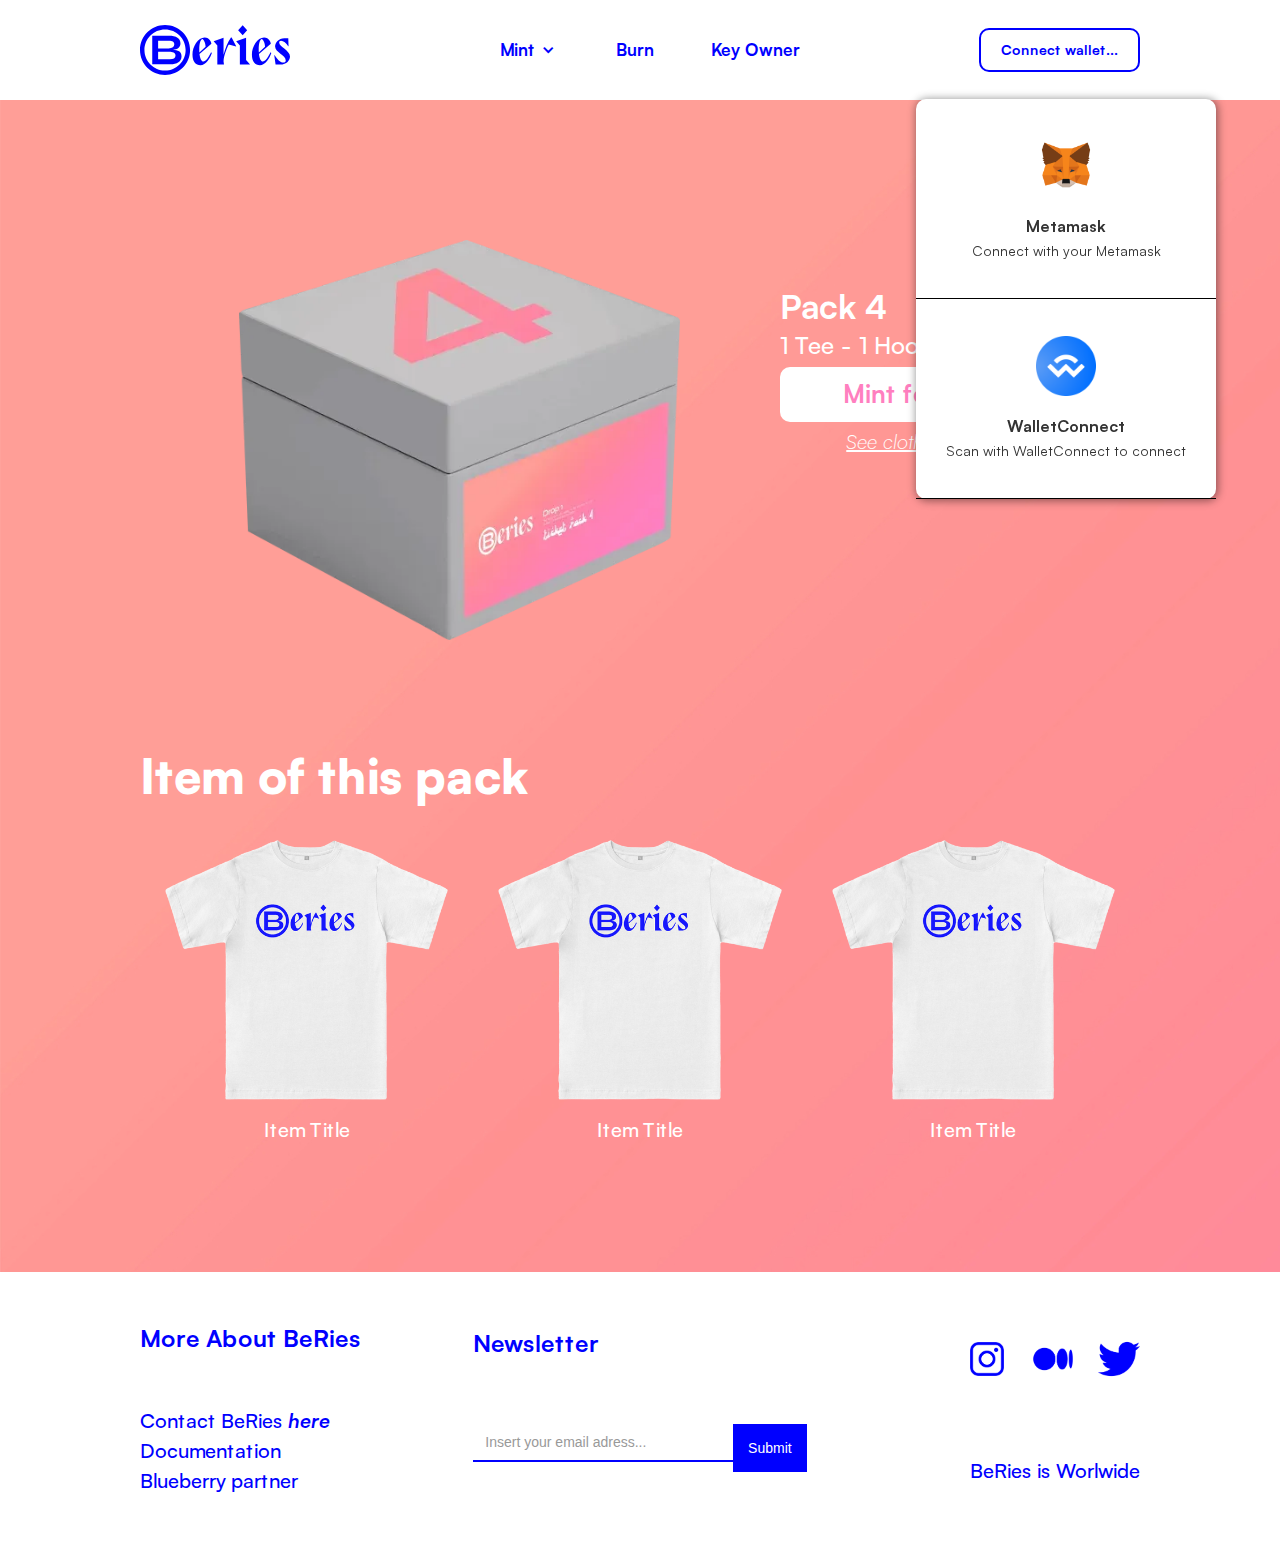
<file: mint-pack-4.html>
<!DOCTYPE html><!--  Last Published: Tue Nov 08 2022 18:23:42 GMT+0000 (Coordinated Universal Time)  -->
<html data-wf-page="636a3de02304e11cc89b462f" data-wf-site="636624dbc7b7a74bf6598292">
<head>
  <meta charset="utf-8">
  <title>Mint | Pack 4</title>
  <meta content="Mint | Pack 4" property="og:title">
  <meta content="Mint | Pack 4" property="twitter:title">
  <meta content="width=device-width, initial-scale=1" name="viewport">
  <link href="css/normalize.css" rel="stylesheet" type="text/css">
  <link href="css/components.css" rel="stylesheet" type="text/css">
  <link href="css/beries.css" rel="stylesheet" type="text/css">
  <!-- [if lt IE 9]><script src="https://cdnjs.cloudflare.com/ajax/libs/html5shiv/3.7.3/html5shiv.min.js" type="text/javascript"></script><![endif] -->
  <script type="text/javascript">!function(o,c){var n=c.documentElement,t=" w-mod-";n.className+=t+"js",("ontouchstart"in o||o.DocumentTouch&&c instanceof DocumentTouch)&&(n.className+=t+"touch")}(window,document);</script>
  <link href="images/favicon.png" rel="shortcut icon" type="image/x-icon">
  <link href="images/webclip.png" rel="apple-touch-icon">
</head>
<body class="body-pack-4">
  <div data-animation="default" class="navbar w-nav" data-easing2="ease" fs-scrolldisable-element="smart-nav" data-easing="ease" data-collapse="medium" data-w-id="f32668d3-2905-34c0-503a-2686ab3ee7a5" role="banner" data-duration="400" id="navbar">
    <div class="connect-wallet-menu">
      <div class="metamask"><img src="images/MetaMask_Fox.svg.png" loading="lazy" srcset="images/MetaMask_Fox.svg-p-800.png 800w, images/MetaMask_Fox.svg.png 800w" sizes="(max-width: 479px) 0px, (max-width: 767px) 100vw, 60.000003814697266px" alt="" class="image-9">
        <div class="text-block-5">Metamask</div>
        <div class="text-block-4"><strong class="bold-text">Connect with your Metamask</strong></div>
      </div>
      <div class="wallet-connect"><img src="images/walletconnect-logo-EE83B50C97-seeklogo.com.png" loading="lazy" alt="" class="image-9">
        <div class="text-block-5">WalletConnect</div>
        <div class="text-block-4"><strong class="bold-text">Scan with WalletConnect to connect</strong></div>
      </div>
    </div>
    <div class="navbar_container">
      <a href="index.html" class="navbar_logo-link w-nav-brand"><img src="images/logo.svg" loading="lazy" alt="" class="navbar_logo"></a>
      <nav role="navigation" id="w-node-f32668d3-2905-34c0-503a-2686ab3ee7a9-ab3ee7a5" class="navbar2_menu is-page-height-tablet w-nav-menu">
        <div data-hover="true" data-delay="0" class="dropdown w-dropdown">
          <div class="dropdown-toggle w-dropdown-toggle">
            <div class="icon w-icon-dropdown-toggle"></div>
            <div class="text-block-6">Mint</div>
          </div>
          <nav id="mint-dropdown" class="dropdown-list w-dropdown-list">
            <a href="mint-pack-1.html" class="dropdown-link w-dropdown-link">Pack 1</a>
            <a href="mint-pack-2.html" class="dropdown-link w-dropdown-link">Pack 2</a>
            <a href="mint-pack-3.html" class="dropdown-link w-dropdown-link">Pack 3</a>
            <a href="mint-pack-4.html" aria-current="page" class="dropdown-link w-dropdown-link w--current">Pack 4</a>
          </nav>
        </div>
        <a href="burn.html" class="navbar_link w-nav-link">Burn</a>
        <a href="key-owner.html" class="navbar_link w-nav-link">Key Owner</a>
      </nav>
      <div class="navbar2_button-wrapper">
        <a data-w-id="f32668d3-2905-34c0-503a-2686ab3ee7b1" href="#" class="button connect-wallet-button w-button">Connect wallet...</a>
        <div class="navbar2_menu-button w-nav-button">
          <div data-w-id="f32668d3-2905-34c0-503a-2686ab3ee7b4" class="menu-icon">
            <div data-w-id="f32668d3-2905-34c0-503a-2686ab3ee7b5" data-is-ix2-target="1" class="lottie-animation" data-animation-type="lottie" data-src="documents/menu.json" data-loop="0" data-direction="1" data-autoplay="0" data-renderer="svg" data-default-duration="2.3333333333333335" data-duration="0" data-ix2-initial-state="0"></div>
          </div>
        </div>
      </div>
    </div>
  </div>
  <main id="mint-pack-section" class="mint-pack-section wf-section">
    <div class="mint-image"><img src="images/NFT-Boite-pack-4.webp" loading="lazy" srcset="images/NFT-Boite-pack-4-p-500.webp 500w, images/NFT-Boite-pack-4-p-800.webp 800w, images/NFT-Boite-pack-4-p-1080.webp 1080w, images/NFT-Boite-pack-4-p-1600.webp 1600w, images/NFT-Boite-pack-4-p-2000.webp 2000w, images/NFT-Boite-pack-4-p-2600.webp 2600w, images/NFT-Boite-pack-4-p-3200.webp 3200w" sizes="(max-width: 479px) 100vw, 300px" alt="" class="image-11"></div>
    <div class="mint-block">
      <div class="h3">Pack 4</div>
      <div class="paragrah">1 Tee - 1 Hoodie - 1 Cap</div>
      <a href="#" class="button-mint-pack-4 w-button">Mint for 0.1</a>
      <a href="#Item-of-this-pack" class="link">See cloths here</a>
    </div>
  </main>
  <section id="Item-of-this-pack" class="item-of-this-pack-section wf-section">
    <div class="h1 white-text">Item of this pack</div>
    <div class="item-of-this-pack-column w-row">
      <div class="item-column w-col w-col-4"><img src="images/tee-burn.png" loading="lazy" srcset="images/tee-burn-p-500.png 500w, images/tee-burn-p-800.png 800w, images/tee-burn-p-1080.png 1080w, images/tee-burn.png 1217w" sizes="(max-width: 479px) 100vw, (max-width: 767px) 81vw, (max-width: 991px) 28vw, 32vw" alt="" class="item-preview">
        <div class="item-column-title">Item Title</div>
      </div>
      <div class="item-column w-col w-col-4"><img src="images/tee-burn.png" loading="lazy" srcset="images/tee-burn-p-500.png 500w, images/tee-burn-p-800.png 800w, images/tee-burn-p-1080.png 1080w, images/tee-burn.png 1217w" sizes="(max-width: 479px) 100vw, (max-width: 767px) 81vw, (max-width: 991px) 28vw, 32vw" alt="" class="item-preview">
        <div class="item-column-title">Item Title</div>
      </div>
      <div class="item-column w-col w-col-4"><img src="images/tee-burn.png" loading="lazy" srcset="images/tee-burn-p-500.png 500w, images/tee-burn-p-800.png 800w, images/tee-burn-p-1080.png 1080w, images/tee-burn.png 1217w" sizes="(max-width: 479px) 100vw, (max-width: 767px) 81vw, (max-width: 991px) 28vw, 32vw" alt="" class="item-preview">
        <div class="item-column-title">Item Title</div>
      </div>
    </div>
  </section>
  <footer id="footer" bind="1c9ae73b-1855-ef8a-a69b-af5f70e5f925" class="footer wf-section">
    <div bind="1c9ae73b-1855-ef8a-a69b-af5f70e5f926" class="footer-div-block">
      <div bind="1c9ae73b-1855-ef8a-a69b-af5f70e5f927" class="footer-title">More About BeRies</div>
      <div bind="1c9ae73b-1855-ef8a-a69b-af5f70e5f929" class="div-block-4">
        <div bind="1c9ae73b-1855-ef8a-a69b-af5f70e5f92a" class="footer-text">Contact BeRies <span bind="1c9ae73b-1855-ef8a-a69b-af5f70e5f92c" class="text-span">here</span></div>
        <div bind="1c9ae73b-1855-ef8a-a69b-af5f70e5f92e" class="footer-text">Documentation</div>
        <div bind="1c9ae73b-1855-ef8a-a69b-af5f70e5f930" class="footer-text">Blueberry partner</div>
      </div>
    </div>
    <div bind="1c9ae73b-1855-ef8a-a69b-af5f70e5f932" class="footer-div-block">
      <div bind="1c9ae73b-1855-ef8a-a69b-af5f70e5f933">
        <div bind="1c9ae73b-1855-ef8a-a69b-af5f70e5f934" class="footer-title">Newsletter</div>
      </div>
      <div bind="1c9ae73b-1855-ef8a-a69b-af5f70e5f936" class="w-form">
        <form id="email-form" name="email-form" data-name="Email Form" method="get" bind="1c9ae73b-1855-ef8a-a69b-af5f70e5f937" class="form"><input type="email" class="text-field w-input" maxlength="256" name="email-2" data-name="Email 2" placeholder="Insert your email adress..." id="email-2" bind="1c9ae73b-1855-ef8a-a69b-af5f70e5f938" required=""><input type="submit" value="Submit" data-wait="Please wait..." bind="1c9ae73b-1855-ef8a-a69b-af5f70e5f939" class="submit-button w-button"></form>
        <div bind="1c9ae73b-1855-ef8a-a69b-af5f70e5f93a" class="w-form-done">
          <div bind="1c9ae73b-1855-ef8a-a69b-af5f70e5f93b">Thank you! Your submission has been received!</div>
        </div>
        <div bind="1c9ae73b-1855-ef8a-a69b-af5f70e5f93d" class="w-form-fail">
          <div bind="1c9ae73b-1855-ef8a-a69b-af5f70e5f93e">Oops! Something went wrong while submitting the form.</div>
        </div>
      </div>
    </div>
    <div bind="1c9ae73b-1855-ef8a-a69b-af5f70e5f940" class="footer-div-block">
      <div bind="1c9ae73b-1855-ef8a-a69b-af5f70e5f941" class="div-block-3">
        <a href="https://www.instagram.com/beries.eth/" target="_blank" class="w-inline-block"><img class="footer-logo" src="images/insta-icon.png" alt="" data-sizes="[{&quot;max&quot;:10000,&quot;size&quot;:&quot;41.99652862548828px&quot;}]" sizes="(max-width: 479px) 41.99652862548828px, (max-width: 767px) 7vw, 41.99652862548828px" loading="lazy" bind="1c9ae73b-1855-ef8a-a69b-af5f70e5f942" srcset="images/insta-icon-p-500.png 500w, images/insta-icon.png 512w"></a>
        <a href="https://medium.com/@BeRies" target="_blank" class="w-inline-block"><img class="footer-logo" src="images/medium-icon.png" alt="" data-sizes="[{&quot;max&quot;:10000,&quot;size&quot;:&quot;41.99652862548828px&quot;}]" sizes="(max-width: 479px) 41.99652862548828px, (max-width: 767px) 7vw, 41.99652862548828px" loading="lazy" bind="1c9ae73b-1855-ef8a-a69b-af5f70e5f944" srcset="images/medium-icon-p-500.png 500w, images/medium-icon.png 512w"></a>
        <a href="https://twitter.com/0xBeRies" class="w-inline-block"><img class="footer-logo" src="images/twitter-icon.png" alt="" data-sizes="[{&quot;max&quot;:10000,&quot;size&quot;:&quot;41.99652862548828px&quot;}]" sizes="(max-width: 479px) 41.99652862548828px, (max-width: 767px) 7vw, 41.99652862548828px" loading="lazy" bind="1c9ae73b-1855-ef8a-a69b-af5f70e5f943" srcset="images/twitter-icon-p-500.png 500w, images/twitter-icon.png 512w"></a>
      </div>
      <div bind="1c9ae73b-1855-ef8a-a69b-af5f70e5f945" class="footer-text-right">BeRies is Worlwide</div>
    </div>
  </footer>
  <script src="https://d3e54v103j8qbb.cloudfront.net/js/jquery-3.5.1.min.dc5e7f18c8.js?site=636624dbc7b7a74bf6598292" type="text/javascript" integrity="sha256-9/aliU8dGd2tb6OSsuzixeV4y/faTqgFtohetphbbj0=" crossorigin="anonymous"></script>
  <script src="js/beries.js" type="text/javascript"></script>
  <!-- [if lte IE 9]><script src="https://cdnjs.cloudflare.com/ajax/libs/placeholders/3.0.2/placeholders.min.js"></script><![endif] -->
</body>
</html>
</file>
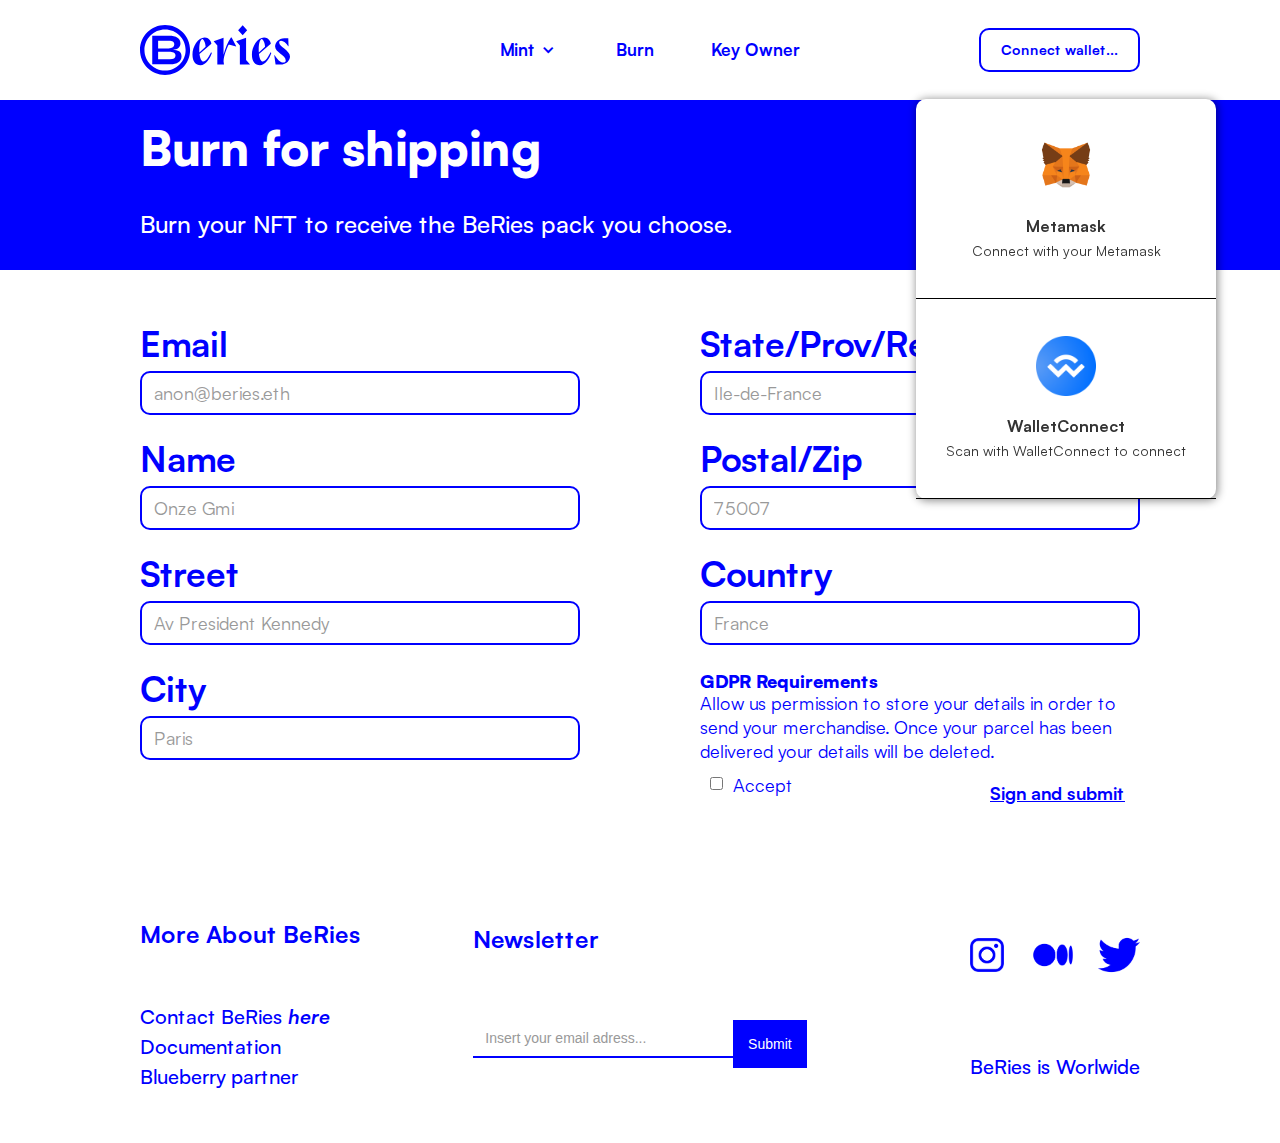
<file: shipping.html>
<!DOCTYPE html><!--  Last Published: Tue Nov 08 2022 18:23:42 GMT+0000 (Coordinated Universal Time)  -->
<html data-wf-page="636653d1caac0347d7ed936c" data-wf-site="636624dbc7b7a74bf6598292">
<head>
  <meta charset="utf-8">
  <title>Shipping</title>
  <meta content="Shipping" property="og:title">
  <meta content="Shipping" property="twitter:title">
  <meta content="width=device-width, initial-scale=1" name="viewport">
  <link href="css/normalize.css" rel="stylesheet" type="text/css">
  <link href="css/components.css" rel="stylesheet" type="text/css">
  <link href="css/beries.css" rel="stylesheet" type="text/css">
  <!-- [if lt IE 9]><script src="https://cdnjs.cloudflare.com/ajax/libs/html5shiv/3.7.3/html5shiv.min.js" type="text/javascript"></script><![endif] -->
  <script type="text/javascript">!function(o,c){var n=c.documentElement,t=" w-mod-";n.className+=t+"js",("ontouchstart"in o||o.DocumentTouch&&c instanceof DocumentTouch)&&(n.className+=t+"touch")}(window,document);</script>
  <link href="images/favicon.png" rel="shortcut icon" type="image/x-icon">
  <link href="images/webclip.png" rel="apple-touch-icon">
</head>
<body class="body">
  <div data-animation="default" class="navbar w-nav" data-easing2="ease" fs-scrolldisable-element="smart-nav" data-easing="ease" data-collapse="medium" data-w-id="f32668d3-2905-34c0-503a-2686ab3ee7a5" role="banner" data-duration="400" id="navbar">
    <div class="connect-wallet-menu">
      <div class="metamask"><img src="images/MetaMask_Fox.svg.png" loading="lazy" srcset="images/MetaMask_Fox.svg-p-800.png 800w, images/MetaMask_Fox.svg.png 800w" sizes="(max-width: 479px) 0px, (max-width: 767px) 100vw, 60.000003814697266px" alt="" class="image-9">
        <div class="text-block-5">Metamask</div>
        <div class="text-block-4"><strong class="bold-text">Connect with your Metamask</strong></div>
      </div>
      <div class="wallet-connect"><img src="images/walletconnect-logo-EE83B50C97-seeklogo.com.png" loading="lazy" alt="" class="image-9">
        <div class="text-block-5">WalletConnect</div>
        <div class="text-block-4"><strong class="bold-text">Scan with WalletConnect to connect</strong></div>
      </div>
    </div>
    <div class="navbar_container">
      <a href="index.html" class="navbar_logo-link w-nav-brand"><img src="images/logo.svg" loading="lazy" alt="" class="navbar_logo"></a>
      <nav role="navigation" id="w-node-f32668d3-2905-34c0-503a-2686ab3ee7a9-ab3ee7a5" class="navbar2_menu is-page-height-tablet w-nav-menu">
        <div data-hover="true" data-delay="0" class="dropdown w-dropdown">
          <div class="dropdown-toggle w-dropdown-toggle">
            <div class="icon w-icon-dropdown-toggle"></div>
            <div class="text-block-6">Mint</div>
          </div>
          <nav id="mint-dropdown" class="dropdown-list w-dropdown-list">
            <a href="mint-pack-1.html" class="dropdown-link w-dropdown-link">Pack 1</a>
            <a href="mint-pack-2.html" class="dropdown-link w-dropdown-link">Pack 2</a>
            <a href="mint-pack-3.html" class="dropdown-link w-dropdown-link">Pack 3</a>
            <a href="mint-pack-4.html" class="dropdown-link w-dropdown-link">Pack 4</a>
          </nav>
        </div>
        <a href="burn.html" class="navbar_link w-nav-link">Burn</a>
        <a href="key-owner.html" class="navbar_link w-nav-link">Key Owner</a>
      </nav>
      <div class="navbar2_button-wrapper">
        <a data-w-id="f32668d3-2905-34c0-503a-2686ab3ee7b1" href="#" class="button connect-wallet-button w-button">Connect wallet...</a>
        <div class="navbar2_menu-button w-nav-button">
          <div data-w-id="f32668d3-2905-34c0-503a-2686ab3ee7b4" class="menu-icon">
            <div data-w-id="f32668d3-2905-34c0-503a-2686ab3ee7b5" data-is-ix2-target="1" class="lottie-animation" data-animation-type="lottie" data-src="documents/menu.json" data-loop="0" data-direction="1" data-autoplay="0" data-renderer="svg" data-default-duration="2.3333333333333335" data-duration="0" data-ix2-initial-state="0"></div>
          </div>
        </div>
      </div>
    </div>
  </div>
  <div class="burn-for-shipping wf-section">
    <div class="h1 white-text">Burn for shipping</div>
    <div class="paragrah white-text">Burn your NFT to receive the BeRies pack you choose.</div>
  </div>
  <main id="shipping-form" class="shipping-form wf-section">
    <div class="w-form">
      <form id="wf-form-Shipping" name="wf-form-Shipping" data-name="Shipping" method="get" class="form-2">
        <div id="w-node-a3c704f4-c486-bfb9-451c-0dc9ea02a4ba-d7ed936c" class="input-form"><label for="Email-3" class="input-title">Email</label><input type="email" class="input w-node-a3c704f4-c486-bfb9-451c-0dc9ea02a4bd-d7ed936c w-input" maxlength="256" name="Email" data-name="Email" placeholder="anon@beries.eth" id="Email-3" required=""></div>
        <div id="w-node-a3c704f4-c486-bfb9-451c-0dc9ea02a4be-d7ed936c" class="input-form"><label for="State-Prov-Region" class="input-title">State/Prov/Region</label><input type="text" class="input w-node-a3c704f4-c486-bfb9-451c-0dc9ea02a4c1-d7ed936c w-input" maxlength="256" name="State-Prov-Region" data-name="State/Prov/Region" placeholder="Ile-de-France" id="State-Prov-Region" required=""></div>
        <div id="w-node-a3c704f4-c486-bfb9-451c-0dc9ea02a4c2-d7ed936c" class="input-form"><label for="Name" class="input-title">Name</label><input type="text" class="input w-node-a3c704f4-c486-bfb9-451c-0dc9ea02a4c5-d7ed936c w-input" maxlength="256" name="Name" data-name="Name" placeholder="Onze Gmi" id="Name" required=""></div>
        <div id="w-node-a3c704f4-c486-bfb9-451c-0dc9ea02a4c6-d7ed936c" class="input-form"><label for="Postal-Zip" class="input-title">Postal/Zip</label><input type="text" class="input w-node-a3c704f4-c486-bfb9-451c-0dc9ea02a4c9-d7ed936c w-input" maxlength="256" name="Postal-Zip" data-name="Postal/Zip" placeholder="75007" id="Postal-Zip" required=""></div>
        <div id="w-node-a3c704f4-c486-bfb9-451c-0dc9ea02a4ca-d7ed936c" class="input-form"><label for="Street" class="input-title">Street</label><input type="text" class="input w-node-a3c704f4-c486-bfb9-451c-0dc9ea02a4cd-d7ed936c w-input" maxlength="256" name="Street" data-name="Street" placeholder="Av President Kennedy" id="Street" required=""></div>
        <div id="w-node-a3c704f4-c486-bfb9-451c-0dc9ea02a4ce-d7ed936c" class="input-form"><label for="Country" class="input-title">Country</label><input type="text" class="input w-node-a3c704f4-c486-bfb9-451c-0dc9ea02a4d1-d7ed936c w-input" maxlength="256" name="Country" data-name="Country" placeholder="France" id="Country" required=""></div>
        <div id="w-node-a3c704f4-c486-bfb9-451c-0dc9ea02a4d2-d7ed936c" class="input-form"><label for="City" class="input-title">City</label><input type="email" class="input w-node-a3c704f4-c486-bfb9-451c-0dc9ea02a4d5-d7ed936c w-input" maxlength="256" name="City" data-name="City" placeholder="Paris" id="City" required=""></div>
        <div id="w-node-a3c704f4-c486-bfb9-451c-0dc9ea02a4d6-d7ed936c" class="input-form">
          <div class="text-block-2">GDPR Requirements</div>
          <div class="paragrah-2 blue-text">Allow us permission to store your details in order to send your merchandise. Once your parcel has been delivered your details will be deleted.</div>
          <div class="div-block-26"><label class="w-checkbox checkbox-field"><input type="checkbox" id="Accept" name="Accept" data-name="Accept" required="" class="w-checkbox-input checkbox"><span class="paragrah-2 blue-text w-form-label" for="Accept">Accept</span></label>
            <a href="#" class="button-shppibg-form w-button">Sign and submit</a>
          </div>
        </div>
      </form>
      <div class="w-form-done">
        <div>Thank you! Your submission has been received!</div>
      </div>
      <div class="w-form-fail">
        <div>Oops! Something went wrong while submitting the form.</div>
      </div>
    </div>
  </main>
  <footer id="footer" bind="1c9ae73b-1855-ef8a-a69b-af5f70e5f925" class="footer wf-section">
    <div bind="1c9ae73b-1855-ef8a-a69b-af5f70e5f926" class="footer-div-block">
      <div bind="1c9ae73b-1855-ef8a-a69b-af5f70e5f927" class="footer-title">More About BeRies</div>
      <div bind="1c9ae73b-1855-ef8a-a69b-af5f70e5f929" class="div-block-4">
        <div bind="1c9ae73b-1855-ef8a-a69b-af5f70e5f92a" class="footer-text">Contact BeRies <span bind="1c9ae73b-1855-ef8a-a69b-af5f70e5f92c" class="text-span">here</span></div>
        <div bind="1c9ae73b-1855-ef8a-a69b-af5f70e5f92e" class="footer-text">Documentation</div>
        <div bind="1c9ae73b-1855-ef8a-a69b-af5f70e5f930" class="footer-text">Blueberry partner</div>
      </div>
    </div>
    <div bind="1c9ae73b-1855-ef8a-a69b-af5f70e5f932" class="footer-div-block">
      <div bind="1c9ae73b-1855-ef8a-a69b-af5f70e5f933">
        <div bind="1c9ae73b-1855-ef8a-a69b-af5f70e5f934" class="footer-title">Newsletter</div>
      </div>
      <div bind="1c9ae73b-1855-ef8a-a69b-af5f70e5f936" class="w-form">
        <form id="email-form" name="email-form" data-name="Email Form" method="get" bind="1c9ae73b-1855-ef8a-a69b-af5f70e5f937" class="form"><input type="email" class="text-field w-input" maxlength="256" name="email-2" data-name="Email 2" placeholder="Insert your email adress..." id="email-2" bind="1c9ae73b-1855-ef8a-a69b-af5f70e5f938" required=""><input type="submit" value="Submit" data-wait="Please wait..." bind="1c9ae73b-1855-ef8a-a69b-af5f70e5f939" class="submit-button w-button"></form>
        <div bind="1c9ae73b-1855-ef8a-a69b-af5f70e5f93a" class="w-form-done">
          <div bind="1c9ae73b-1855-ef8a-a69b-af5f70e5f93b">Thank you! Your submission has been received!</div>
        </div>
        <div bind="1c9ae73b-1855-ef8a-a69b-af5f70e5f93d" class="w-form-fail">
          <div bind="1c9ae73b-1855-ef8a-a69b-af5f70e5f93e">Oops! Something went wrong while submitting the form.</div>
        </div>
      </div>
    </div>
    <div bind="1c9ae73b-1855-ef8a-a69b-af5f70e5f940" class="footer-div-block">
      <div bind="1c9ae73b-1855-ef8a-a69b-af5f70e5f941" class="div-block-3">
        <a href="https://www.instagram.com/beries.eth/" target="_blank" class="w-inline-block"><img class="footer-logo" src="images/insta-icon.png" alt="" data-sizes="[{&quot;max&quot;:10000,&quot;size&quot;:&quot;41.99652862548828px&quot;}]" sizes="(max-width: 479px) 41.99652862548828px, (max-width: 767px) 7vw, 41.99652862548828px" loading="lazy" bind="1c9ae73b-1855-ef8a-a69b-af5f70e5f942" srcset="images/insta-icon-p-500.png 500w, images/insta-icon.png 512w"></a>
        <a href="https://medium.com/@BeRies" target="_blank" class="w-inline-block"><img class="footer-logo" src="images/medium-icon.png" alt="" data-sizes="[{&quot;max&quot;:10000,&quot;size&quot;:&quot;41.99652862548828px&quot;}]" sizes="(max-width: 479px) 41.99652862548828px, (max-width: 767px) 7vw, 41.99652862548828px" loading="lazy" bind="1c9ae73b-1855-ef8a-a69b-af5f70e5f944" srcset="images/medium-icon-p-500.png 500w, images/medium-icon.png 512w"></a>
        <a href="https://twitter.com/0xBeRies" class="w-inline-block"><img class="footer-logo" src="images/twitter-icon.png" alt="" data-sizes="[{&quot;max&quot;:10000,&quot;size&quot;:&quot;41.99652862548828px&quot;}]" sizes="(max-width: 479px) 41.99652862548828px, (max-width: 767px) 7vw, 41.99652862548828px" loading="lazy" bind="1c9ae73b-1855-ef8a-a69b-af5f70e5f943" srcset="images/twitter-icon-p-500.png 500w, images/twitter-icon.png 512w"></a>
      </div>
      <div bind="1c9ae73b-1855-ef8a-a69b-af5f70e5f945" class="footer-text-right">BeRies is Worlwide</div>
    </div>
  </footer>
  <script src="https://d3e54v103j8qbb.cloudfront.net/js/jquery-3.5.1.min.dc5e7f18c8.js?site=636624dbc7b7a74bf6598292" type="text/javascript" integrity="sha256-9/aliU8dGd2tb6OSsuzixeV4y/faTqgFtohetphbbj0=" crossorigin="anonymous"></script>
  <script src="js/beries.js" type="text/javascript"></script>
  <!-- [if lte IE 9]><script src="https://cdnjs.cloudflare.com/ajax/libs/placeholders/3.0.2/placeholders.min.js"></script><![endif] -->
</body>
</html>
</file>
<file: css/components.css>
@font-face {
  font-family: 'webflow-icons';
  src: url("[data-uri]") format('truetype');
  font-weight: normal;
  font-style: normal;
}
[class^="w-icon-"],
[class*=" w-icon-"] {
  /* use !important to prevent issues with browser extensions that change fonts */
  font-family: 'webflow-icons' !important;
  speak: none;
  font-style: normal;
  font-weight: normal;
  font-variant: normal;
  text-transform: none;
  line-height: 1;
  /* Better Font Rendering =========== */
  -webkit-font-smoothing: antialiased;
  -moz-osx-font-smoothing: grayscale;
}
.w-icon-slider-right:before {
  content: "\e600";
}
.w-icon-slider-left:before {
  content: "\e601";
}
.w-icon-nav-menu:before {
  content: "\e602";
}
.w-icon-arrow-down:before,
.w-icon-dropdown-toggle:before {
  content: "\e603";
}
.w-icon-file-upload-remove:before {
  content: "\e900";
}
.w-icon-file-upload-icon:before {
  content: "\e903";
}
* {
  -webkit-box-sizing: border-box;
  -moz-box-sizing: border-box;
  box-sizing: border-box;
}
html {
  height: 100%;
}
body {
  margin: 0;
  min-height: 100%;
  background-color: #fff;
  font-family: Arial, sans-serif;
  font-size: 14px;
  line-height: 20px;
  color: #333;
}
img {
  max-width: 100%;
  vertical-align: middle;
  display: inline-block;
}
html.w-mod-touch * {
  background-attachment: scroll !important;
}
.w-block {
  display: block;
}
.w-inline-block {
  max-width: 100%;
  display: inline-block;
}
.w-clearfix:before,
.w-clearfix:after {
  content: " ";
  display: table;
  grid-column-start: 1;
  grid-row-start: 1;
  grid-column-end: 2;
  grid-row-end: 2;
}
.w-clearfix:after {
  clear: both;
}
.w-hidden {
  display: none;
}
.w-button {
  display: inline-block;
  padding: 9px 15px;
  background-color: #3898EC;
  color: white;
  border: 0;
  line-height: inherit;
  text-decoration: none;
  cursor: pointer;
  border-radius: 0;
}
input.w-button {
  -webkit-appearance: button;
}
html[data-w-dynpage] [data-w-cloak] {
  color: transparent !important;
}
.w-webflow-badge,
.w-webflow-badge * {
  position: static;
  left: auto;
  top: auto;
  right: auto;
  bottom: auto;
  z-index: auto;
  display: block;
  visibility: visible;
  overflow: visible;
  overflow-x: visible;
  overflow-y: visible;
  box-sizing: border-box;
  width: auto;
  height: auto;
  max-height: none;
  max-width: none;
  min-height: 0;
  min-width: 0;
  margin: 0;
  padding: 0;
  float: none;
  clear: none;
  border: 0 none transparent;
  border-radius: 0;
  background: none;
  background-image: none;
  background-position: 0% 0%;
  background-size: auto auto;
  background-repeat: repeat;
  background-origin: padding-box;
  background-clip: border-box;
  background-attachment: scroll;
  background-color: transparent;
  box-shadow: none;
  opacity: 1;
  transform: none;
  transition: none;
  direction: ltr;
  font-family: inherit;
  font-weight: inherit;
  color: inherit;
  font-size: inherit;
  line-height: inherit;
  font-style: inherit;
  font-variant: inherit;
  text-align: inherit;
  letter-spacing: inherit;
  text-decoration: inherit;
  text-indent: 0;
  text-transform: inherit;
  list-style-type: disc;
  text-shadow: none;
  font-smoothing: auto;
  vertical-align: baseline;
  cursor: inherit;
  white-space: inherit;
  word-break: normal;
  word-spacing: normal;
  word-wrap: normal;
}
.w-webflow-badge {
  position: fixed !important;
  display: inline-block !important;
  visibility: visible !important;
  z-index: 2147483647 !important;
  top: auto !important;
  right: 12px !important;
  bottom: 12px !important;
  left: auto !important;
  color: #AAADB0 !important;
  background-color: #fff !important;
  border-radius: 3px !important;
  padding: 6px 8px 6px 6px !important;
  font-size: 12px !important;
  opacity: 1 !important;
  line-height: 14px !important;
  text-decoration: none !important;
  transform: none !important;
  margin: 0 !important;
  width: auto !important;
  height: auto !important;
  overflow: visible !important;
  white-space: nowrap;
  box-shadow: 0 0 0 1px rgba(0, 0, 0, 0.1), 0px 1px 3px rgba(0, 0, 0, 0.1);
  cursor: pointer;
}
.w-webflow-badge > img {
  display: inline-block !important;
  visibility: visible !important;
  opacity: 1 !important;
  vertical-align: middle !important;
}
h1,
h2,
h3,
h4,
h5,
h6 {
  font-weight: bold;
  margin-bottom: 10px;
}
h1 {
  font-size: 38px;
  line-height: 44px;
  margin-top: 20px;
}
h2 {
  font-size: 32px;
  line-height: 36px;
  margin-top: 20px;
}
h3 {
  font-size: 24px;
  line-height: 30px;
  margin-top: 20px;
}
h4 {
  font-size: 18px;
  line-height: 24px;
  margin-top: 10px;
}
h5 {
  font-size: 14px;
  line-height: 20px;
  margin-top: 10px;
}
h6 {
  font-size: 12px;
  line-height: 18px;
  margin-top: 10px;
}
p {
  margin-top: 0;
  margin-bottom: 10px;
}
blockquote {
  margin: 0 0 10px 0;
  padding: 10px 20px;
  border-left: 5px solid #E2E2E2;
  font-size: 18px;
  line-height: 22px;
}
figure {
  margin: 0;
  margin-bottom: 10px;
}
figcaption {
  margin-top: 5px;
  text-align: center;
}
ul,
ol {
  margin-top: 0px;
  margin-bottom: 10px;
  padding-left: 40px;
}
.w-list-unstyled {
  padding-left: 0;
  list-style: none;
}
.w-embed:before,
.w-embed:after {
  content: " ";
  display: table;
  grid-column-start: 1;
  grid-row-start: 1;
  grid-column-end: 2;
  grid-row-end: 2;
}
.w-embed:after {
  clear: both;
}
.w-video {
  width: 100%;
  position: relative;
  padding: 0;
}
.w-video iframe,
.w-video object,
.w-video embed {
  position: absolute;
  top: 0;
  left: 0;
  width: 100%;
  height: 100%;
  border: none;
}
fieldset {
  padding: 0;
  margin: 0;
  border: 0;
}
button,
[type='button'],
[type='reset'] {
  border: 0;
  cursor: pointer;
  -webkit-appearance: button;
}
.w-form {
  margin: 0 0 15px;
}
.w-form-done {
  display: none;
  padding: 20px;
  text-align: center;
  background-color: #dddddd;
}
.w-form-fail {
  display: none;
  margin-top: 10px;
  padding: 10px;
  background-color: #ffdede;
}
label {
  display: block;
  margin-bottom: 5px;
  font-weight: bold;
}
.w-input,
.w-select {
  display: block;
  width: 100%;
  height: 38px;
  padding: 8px 12px;
  margin-bottom: 10px;
  font-size: 14px;
  line-height: 1.42857143;
  color: #333333;
  vertical-align: middle;
  background-color: #ffffff;
  border: 1px solid #cccccc;
}
.w-input:-moz-placeholder,
.w-select:-moz-placeholder {
  color: #999;
}
.w-input::-moz-placeholder,
.w-select::-moz-placeholder {
  color: #999;
  opacity: 1;
}
.w-input:-ms-input-placeholder,
.w-select:-ms-input-placeholder {
  color: #999;
}
.w-input::-webkit-input-placeholder,
.w-select::-webkit-input-placeholder {
  color: #999;
}
.w-input:focus,
.w-select:focus {
  border-color: #3898EC;
  outline: 0;
}
.w-input[disabled],
.w-select[disabled],
.w-input[readonly],
.w-select[readonly],
fieldset[disabled] .w-input,
fieldset[disabled] .w-select {
  cursor: not-allowed;
}
.w-input[disabled]:not(.w-input-disabled),
.w-select[disabled]:not(.w-input-disabled),
.w-input[readonly],
.w-select[readonly],
fieldset[disabled]:not(.w-input-disabled) .w-input,
fieldset[disabled]:not(.w-input-disabled) .w-select {
  background-color: #eeeeee;
}
textarea.w-input,
textarea.w-select {
  height: auto;
}
.w-select {
  background-color: #f3f3f3;
}
.w-select[multiple] {
  height: auto;
}
.w-form-label {
  display: inline-block;
  cursor: pointer;
  font-weight: normal;
  margin-bottom: 0px;
}
.w-radio {
  display: block;
  margin-bottom: 5px;
  padding-left: 20px;
}
.w-radio:before,
.w-radio:after {
  content: " ";
  display: table;
  grid-column-start: 1;
  grid-row-start: 1;
  grid-column-end: 2;
  grid-row-end: 2;
}
.w-radio:after {
  clear: both;
}
.w-radio-input {
  margin: 4px 0 0;
  margin-top: 1px \9;
  line-height: normal;
  float: left;
  margin-left: -20px;
}
.w-radio-input {
  margin-top: 3px;
}
.w-file-upload {
  display: block;
  margin-bottom: 10px;
}
.w-file-upload-input {
  width: 0.1px;
  height: 0.1px;
  opacity: 0;
  overflow: hidden;
  position: absolute;
  z-index: -100;
}
.w-file-upload-default,
.w-file-upload-uploading,
.w-file-upload-success {
  display: inline-block;
  color: #333333;
}
.w-file-upload-error {
  display: block;
  margin-top: 10px;
}
.w-file-upload-default.w-hidden,
.w-file-upload-uploading.w-hidden,
.w-file-upload-error.w-hidden,
.w-file-upload-success.w-hidden {
  display: none;
}
.w-file-upload-uploading-btn {
  display: flex;
  font-size: 14px;
  font-weight: normal;
  cursor: pointer;
  margin: 0;
  padding: 8px 12px;
  border: 1px solid #cccccc;
  background-color: #fafafa;
}
.w-file-upload-file {
  display: flex;
  flex-grow: 1;
  justify-content: space-between;
  margin: 0;
  padding: 8px 9px 8px 11px;
  border: 1px solid #cccccc;
  background-color: #fafafa;
}
.w-file-upload-file-name {
  font-size: 14px;
  font-weight: normal;
  display: block;
}
.w-file-remove-link {
  margin-top: 3px;
  margin-left: 10px;
  width: auto;
  height: auto;
  padding: 3px;
  display: block;
  cursor: pointer;
}
.w-icon-file-upload-remove {
  margin: auto;
  font-size: 10px;
}
.w-file-upload-error-msg {
  display: inline-block;
  color: #ea384c;
  padding: 2px 0;
}
.w-file-upload-info {
  display: inline-block;
  line-height: 38px;
  padding: 0 12px;
}
.w-file-upload-label {
  display: inline-block;
  font-size: 14px;
  font-weight: normal;
  cursor: pointer;
  margin: 0;
  padding: 8px 12px;
  border: 1px solid #cccccc;
  background-color: #fafafa;
}
.w-icon-file-upload-icon,
.w-icon-file-upload-uploading {
  display: inline-block;
  margin-right: 8px;
  width: 20px;
}
.w-icon-file-upload-uploading {
  height: 20px;
}
.w-container {
  margin-left: auto;
  margin-right: auto;
  max-width: 940px;
}
.w-container:before,
.w-container:after {
  content: " ";
  display: table;
  grid-column-start: 1;
  grid-row-start: 1;
  grid-column-end: 2;
  grid-row-end: 2;
}
.w-container:after {
  clear: both;
}
.w-container .w-row {
  margin-left: -10px;
  margin-right: -10px;
}
.w-row:before,
.w-row:after {
  content: " ";
  display: table;
  grid-column-start: 1;
  grid-row-start: 1;
  grid-column-end: 2;
  grid-row-end: 2;
}
.w-row:after {
  clear: both;
}
.w-row .w-row {
  margin-left: 0;
  margin-right: 0;
}
.w-col {
  position: relative;
  float: left;
  width: 100%;
  min-height: 1px;
  padding-left: 10px;
  padding-right: 10px;
}
.w-col .w-col {
  padding-left: 0;
  padding-right: 0;
}
.w-col-1 {
  width: 8.33333333%;
}
.w-col-2 {
  width: 16.66666667%;
}
.w-col-3 {
  width: 25%;
}
.w-col-4 {
  width: 33.33333333%;
}
.w-col-5 {
  width: 41.66666667%;
}
.w-col-6 {
  width: 50%;
}
.w-col-7 {
  width: 58.33333333%;
}
.w-col-8 {
  width: 66.66666667%;
}
.w-col-9 {
  width: 75%;
}
.w-col-10 {
  width: 83.33333333%;
}
.w-col-11 {
  width: 91.66666667%;
}
.w-col-12 {
  width: 100%;
}
.w-hidden-main {
  display: none !important;
}
@media screen and (max-width: 991px) {
  .w-container {
    max-width: 728px;
  }
  .w-hidden-main {
    display: inherit !important;
  }
  .w-hidden-medium {
    display: none !important;
  }
  .w-col-medium-1 {
    width: 8.33333333%;
  }
  .w-col-medium-2 {
    width: 16.66666667%;
  }
  .w-col-medium-3 {
    width: 25%;
  }
  .w-col-medium-4 {
    width: 33.33333333%;
  }
  .w-col-medium-5 {
    width: 41.66666667%;
  }
  .w-col-medium-6 {
    width: 50%;
  }
  .w-col-medium-7 {
    width: 58.33333333%;
  }
  .w-col-medium-8 {
    width: 66.66666667%;
  }
  .w-col-medium-9 {
    width: 75%;
  }
  .w-col-medium-10 {
    width: 83.33333333%;
  }
  .w-col-medium-11 {
    width: 91.66666667%;
  }
  .w-col-medium-12 {
    width: 100%;
  }
  .w-col-stack {
    width: 100%;
    left: auto;
    right: auto;
  }
}
@media screen and (max-width: 767px) {
  .w-hidden-main {
    display: inherit !important;
  }
  .w-hidden-medium {
    display: inherit !important;
  }
  .w-hidden-small {
    display: none !important;
  }
  .w-row,
  .w-container .w-row {
    margin-left: 0;
    margin-right: 0;
  }
  .w-col {
    width: 100%;
    left: auto;
    right: auto;
  }
  .w-col-small-1 {
    width: 8.33333333%;
  }
  .w-col-small-2 {
    width: 16.66666667%;
  }
  .w-col-small-3 {
    width: 25%;
  }
  .w-col-small-4 {
    width: 33.33333333%;
  }
  .w-col-small-5 {
    width: 41.66666667%;
  }
  .w-col-small-6 {
    width: 50%;
  }
  .w-col-small-7 {
    width: 58.33333333%;
  }
  .w-col-small-8 {
    width: 66.66666667%;
  }
  .w-col-small-9 {
    width: 75%;
  }
  .w-col-small-10 {
    width: 83.33333333%;
  }
  .w-col-small-11 {
    width: 91.66666667%;
  }
  .w-col-small-12 {
    width: 100%;
  }
}
@media screen and (max-width: 479px) {
  .w-container {
    max-width: none;
  }
  .w-hidden-main {
    display: inherit !important;
  }
  .w-hidden-medium {
    display: inherit !important;
  }
  .w-hidden-small {
    display: inherit !important;
  }
  .w-hidden-tiny {
    display: none !important;
  }
  .w-col {
    width: 100%;
  }
  .w-col-tiny-1 {
    width: 8.33333333%;
  }
  .w-col-tiny-2 {
    width: 16.66666667%;
  }
  .w-col-tiny-3 {
    width: 25%;
  }
  .w-col-tiny-4 {
    width: 33.33333333%;
  }
  .w-col-tiny-5 {
    width: 41.66666667%;
  }
  .w-col-tiny-6 {
    width: 50%;
  }
  .w-col-tiny-7 {
    width: 58.33333333%;
  }
  .w-col-tiny-8 {
    width: 66.66666667%;
  }
  .w-col-tiny-9 {
    width: 75%;
  }
  .w-col-tiny-10 {
    width: 83.33333333%;
  }
  .w-col-tiny-11 {
    width: 91.66666667%;
  }
  .w-col-tiny-12 {
    width: 100%;
  }
}
.w-widget {
  position: relative;
}
.w-widget-map {
  width: 100%;
  height: 400px;
}
.w-widget-map label {
  width: auto;
  display: inline;
}
.w-widget-map img {
  max-width: inherit;
}
.w-widget-map .gm-style-iw {
  text-align: center;
}
.w-widget-map .gm-style-iw > button {
  display: none !important;
}
.w-widget-twitter {
  overflow: hidden;
}
.w-widget-twitter-count-shim {
  display: inline-block;
  vertical-align: top;
  position: relative;
  width: 28px;
  height: 20px;
  text-align: center;
  background: white;
  border: #758696 solid 1px;
  border-radius: 3px;
}
.w-widget-twitter-count-shim * {
  pointer-events: none;
  -webkit-user-select: none;
  -moz-user-select: none;
  -ms-user-select: none;
  user-select: none;
}
.w-widget-twitter-count-shim .w-widget-twitter-count-inner {
  position: relative;
  font-size: 15px;
  line-height: 12px;
  text-align: center;
  color: #999;
  font-family: serif;
}
.w-widget-twitter-count-shim .w-widget-twitter-count-clear {
  position: relative;
  display: block;
}
.w-widget-twitter-count-shim.w--large {
  width: 36px;
  height: 28px;
}
.w-widget-twitter-count-shim.w--large .w-widget-twitter-count-inner {
  font-size: 18px;
  line-height: 18px;
}
.w-widget-twitter-count-shim:not(.w--vertical) {
  margin-left: 5px;
  margin-right: 8px;
}
.w-widget-twitter-count-shim:not(.w--vertical).w--large {
  margin-left: 6px;
}
.w-widget-twitter-count-shim:not(.w--vertical):before,
.w-widget-twitter-count-shim:not(.w--vertical):after {
  top: 50%;
  left: 0;
  border: solid transparent;
  content: ' ';
  height: 0;
  width: 0;
  position: absolute;
  pointer-events: none;
}
.w-widget-twitter-count-shim:not(.w--vertical):before {
  border-color: rgba(117, 134, 150, 0);
  border-right-color: #5d6c7b;
  border-width: 4px;
  margin-left: -9px;
  margin-top: -4px;
}
.w-widget-twitter-count-shim:not(.w--vertical).w--large:before {
  border-width: 5px;
  margin-left: -10px;
  margin-top: -5px;
}
.w-widget-twitter-count-shim:not(.w--vertical):after {
  border-color: rgba(255, 255, 255, 0);
  border-right-color: white;
  border-width: 4px;
  margin-left: -8px;
  margin-top: -4px;
}
.w-widget-twitter-count-shim:not(.w--vertical).w--large:after {
  border-width: 5px;
  margin-left: -9px;
  margin-top: -5px;
}
.w-widget-twitter-count-shim.w--vertical {
  width: 61px;
  height: 33px;
  margin-bottom: 8px;
}
.w-widget-twitter-count-shim.w--vertical:before,
.w-widget-twitter-count-shim.w--vertical:after {
  top: 100%;
  left: 50%;
  border: solid transparent;
  content: ' ';
  height: 0;
  width: 0;
  position: absolute;
  pointer-events: none;
}
.w-widget-twitter-count-shim.w--vertical:before {
  border-color: rgba(117, 134, 150, 0);
  border-top-color: #5d6c7b;
  border-width: 5px;
  margin-left: -5px;
}
.w-widget-twitter-count-shim.w--vertical:after {
  border-color: rgba(255, 255, 255, 0);
  border-top-color: white;
  border-width: 4px;
  margin-left: -4px;
}
.w-widget-twitter-count-shim.w--vertical .w-widget-twitter-count-inner {
  font-size: 18px;
  line-height: 22px;
}
.w-widget-twitter-count-shim.w--vertical.w--large {
  width: 76px;
}
.w-background-video {
  position: relative;
  overflow: hidden;
  height: 500px;
  color: white;
}
.w-background-video > video {
  background-size: cover;
  background-position: 50% 50%;
  position: absolute;
  margin: auto;
  width: 100%;
  height: 100%;
  right: -100%;
  bottom: -100%;
  top: -100%;
  left: -100%;
  object-fit: cover;
  z-index: -100;
}
.w-background-video > video::-webkit-media-controls-start-playback-button {
  display: none !important;
  -webkit-appearance: none;
}
.w-background-video--control {
  position: absolute;
  bottom: 1em;
  right: 1em;
  background-color: transparent;
  padding: 0;
}
.w-background-video--control > [hidden] {
  display: none !important;
}
.w-slider {
  position: relative;
  height: 300px;
  text-align: center;
  background: #dddddd;
  clear: both;
  -webkit-tap-highlight-color: rgba(0, 0, 0, 0);
  tap-highlight-color: rgba(0, 0, 0, 0);
}
.w-slider-mask {
  position: relative;
  display: block;
  overflow: hidden;
  z-index: 1;
  left: 0;
  right: 0;
  height: 100%;
  white-space: nowrap;
}
.w-slide {
  position: relative;
  display: inline-block;
  vertical-align: top;
  width: 100%;
  height: 100%;
  white-space: normal;
  text-align: left;
}
.w-slider-nav {
  position: absolute;
  z-index: 2;
  top: auto;
  right: 0;
  bottom: 0;
  left: 0;
  margin: auto;
  padding-top: 10px;
  height: 40px;
  text-align: center;
  -webkit-tap-highlight-color: rgba(0, 0, 0, 0);
  tap-highlight-color: rgba(0, 0, 0, 0);
}
.w-slider-nav.w-round > div {
  border-radius: 100%;
}
.w-slider-nav.w-num > div {
  width: auto;
  height: auto;
  padding: 0.2em 0.5em;
  font-size: inherit;
  line-height: inherit;
}
.w-slider-nav.w-shadow > div {
  box-shadow: 0 0 3px rgba(51, 51, 51, 0.4);
}
.w-slider-nav-invert {
  color: #fff;
}
.w-slider-nav-invert > div {
  background-color: rgba(34, 34, 34, 0.4);
}
.w-slider-nav-invert > div.w-active {
  background-color: #222;
}
.w-slider-dot {
  position: relative;
  display: inline-block;
  width: 1em;
  height: 1em;
  background-color: rgba(255, 255, 255, 0.4);
  cursor: pointer;
  margin: 0 3px 0.5em;
  transition: background-color 100ms, color 100ms;
}
.w-slider-dot.w-active {
  background-color: #fff;
}
.w-slider-dot:focus {
  outline: none;
  box-shadow: 0px 0px 0px 2px #fff;
}
.w-slider-dot:focus.w-active {
  box-shadow: none;
}
.w-slider-arrow-left,
.w-slider-arrow-right {
  position: absolute;
  width: 80px;
  top: 0;
  right: 0;
  bottom: 0;
  left: 0;
  margin: auto;
  cursor: pointer;
  overflow: hidden;
  color: white;
  font-size: 40px;
  -webkit-tap-highlight-color: rgba(0, 0, 0, 0);
  tap-highlight-color: rgba(0, 0, 0, 0);
  -webkit-user-select: none;
  -moz-user-select: none;
  -ms-user-select: none;
  user-select: none;
}
.w-slider-arrow-left [class^='w-icon-'],
.w-slider-arrow-right [class^='w-icon-'],
.w-slider-arrow-left [class*=' w-icon-'],
.w-slider-arrow-right [class*=' w-icon-'] {
  position: absolute;
}
.w-slider-arrow-left:focus,
.w-slider-arrow-right:focus {
  outline: 0;
}
.w-slider-arrow-left {
  z-index: 3;
  right: auto;
}
.w-slider-arrow-right {
  z-index: 4;
  left: auto;
}
.w-icon-slider-left,
.w-icon-slider-right {
  top: 0;
  right: 0;
  bottom: 0;
  left: 0;
  margin: auto;
  width: 1em;
  height: 1em;
}
.w-slider-aria-label {
  border: 0;
  clip: rect(0 0 0 0);
  height: 1px;
  margin: -1px;
  overflow: hidden;
  padding: 0;
  position: absolute;
  width: 1px;
}
.w-slider-force-show {
  display: block !important;
}
.w-dropdown {
  display: inline-block;
  position: relative;
  text-align: left;
  margin-left: auto;
  margin-right: auto;
  z-index: 900;
}
.w-dropdown-btn,
.w-dropdown-toggle,
.w-dropdown-link {
  position: relative;
  vertical-align: top;
  text-decoration: none;
  color: #222222;
  padding: 20px;
  text-align: left;
  margin-left: auto;
  margin-right: auto;
  white-space: nowrap;
}
.w-dropdown-toggle {
  -webkit-user-select: none;
  -moz-user-select: none;
  -ms-user-select: none;
  user-select: none;
  display: inline-block;
  cursor: pointer;
  padding-right: 40px;
}
.w-dropdown-toggle:focus {
  outline: 0;
}
.w-icon-dropdown-toggle {
  position: absolute;
  top: 0;
  right: 0;
  bottom: 0;
  margin: auto;
  margin-right: 20px;
  width: 1em;
  height: 1em;
}
.w-dropdown-list {
  position: absolute;
  background: #dddddd;
  display: none;
  min-width: 100%;
}
.w-dropdown-list.w--open {
  display: block;
}
.w-dropdown-link {
  padding: 10px 20px;
  display: block;
  color: #222222;
}
.w-dropdown-link.w--current {
  color: #0082f3;
}
.w-dropdown-link:focus {
  outline: 0;
}
@media screen and (max-width: 767px) {
  .w-nav-brand {
    padding-left: 10px;
  }
}
/**
 * ## Note
 * Safari (on both iOS and OS X) does not handle viewport units (vh, vw) well.
 * For example percentage units do not work on descendants of elements that
 * have any dimensions expressed in viewport units. It also doesn’t handle them at
 * all in `calc()`.
 */
/**
 * Wrapper around all lightbox elements
 *
 * 1. Since the lightbox can receive focus, IE also gives it an outline.
 * 2. Fixes flickering on Chrome when a transition is in progress
 *    underneath the lightbox.
 */
.w-lightbox-backdrop {
  color: #000;
  cursor: auto;
  font-family: serif;
  font-size: medium;
  font-style: normal;
  font-variant: normal;
  font-weight: normal;
  letter-spacing: normal;
  line-height: normal;
  list-style: disc;
  text-align: start;
  text-indent: 0;
  text-shadow: none;
  text-transform: none;
  visibility: visible;
  white-space: normal;
  word-break: normal;
  word-spacing: normal;
  word-wrap: normal;
  position: fixed;
  top: 0;
  right: 0;
  bottom: 0;
  left: 0;
  color: #fff;
  font-family: "Helvetica Neue", Helvetica, Ubuntu, "Segoe UI", Verdana, sans-serif;
  font-size: 17px;
  line-height: 1.2;
  font-weight: 300;
  text-align: center;
  background: rgba(0, 0, 0, 0.9);
  z-index: 2000;
  outline: 0;
  /* 1 */
  opacity: 0;
  -webkit-user-select: none;
  -moz-user-select: none;
  -ms-user-select: none;
  -webkit-tap-highlight-color: transparent;
  -webkit-transform: translate(0, 0);
  /* 2 */
}
/**
 * Neat trick to bind the rubberband effect to our canvas instead of the whole
 * document on iOS. It also prevents a bug that causes the document underneath to scroll.
 */
.w-lightbox-backdrop,
.w-lightbox-container {
  height: 100%;
  overflow: auto;
  -webkit-overflow-scrolling: touch;
}
.w-lightbox-content {
  position: relative;
  height: 100vh;
  overflow: hidden;
}
.w-lightbox-view {
  position: absolute;
  width: 100vw;
  height: 100vh;
  opacity: 0;
}
.w-lightbox-view:before {
  content: "";
  height: 100vh;
}
/* .w-lightbox-content */
.w-lightbox-group,
.w-lightbox-group .w-lightbox-view,
.w-lightbox-group .w-lightbox-view:before {
  height: 86vh;
}
.w-lightbox-frame,
.w-lightbox-view:before {
  display: inline-block;
  vertical-align: middle;
}
/*
 * 1. Remove default margin set by user-agent on the <figure> element.
 */
.w-lightbox-figure {
  position: relative;
  margin: 0;
  /* 1 */
}
.w-lightbox-group .w-lightbox-figure {
  cursor: pointer;
}
/**
 * IE adds image dimensions as width and height attributes on the IMG tag,
 * but we need both width and height to be set to auto to enable scaling.
 */
.w-lightbox-img {
  width: auto;
  height: auto;
  max-width: none;
}
/**
 * 1. Reset if style is set by user on "All Images"
 */
.w-lightbox-image {
  display: block;
  float: none;
  /* 1 */
  max-width: 100vw;
  max-height: 100vh;
}
.w-lightbox-group .w-lightbox-image {
  max-height: 86vh;
}
.w-lightbox-caption {
  position: absolute;
  right: 0;
  bottom: 0;
  left: 0;
  padding: 0.5em 1em;
  background: rgba(0, 0, 0, 0.4);
  text-align: left;
  text-overflow: ellipsis;
  white-space: nowrap;
  overflow: hidden;
}
.w-lightbox-embed {
  position: absolute;
  top: 0;
  right: 0;
  bottom: 0;
  left: 0;
  width: 100%;
  height: 100%;
}
.w-lightbox-control {
  position: absolute;
  top: 0;
  width: 4em;
  background-size: 24px;
  background-repeat: no-repeat;
  background-position: center;
  cursor: pointer;
  -webkit-transition: all 0.3s;
  transition: all 0.3s;
}
.w-lightbox-left {
  display: none;
  bottom: 0;
  left: 0;
  /* <svg xmlns="http://www.w3.org/2000/svg" viewBox="-20 0 24 40" width="24" height="40"><g transform="rotate(45)"><path d="m0 0h5v23h23v5h-28z" opacity=".4"/><path d="m1 1h3v23h23v3h-26z" fill="#fff"/></g></svg> */
  background-image: url("[data-uri]");
}
.w-lightbox-right {
  display: none;
  right: 0;
  bottom: 0;
  /* <svg xmlns="http://www.w3.org/2000/svg" viewBox="-4 0 24 40" width="24" height="40"><g transform="rotate(45)"><path d="m0-0h28v28h-5v-23h-23z" opacity=".4"/><path d="m1 1h26v26h-3v-23h-23z" fill="#fff"/></g></svg> */
  background-image: url("[data-uri]");
}
/*
 * Without specifying the with and height inside the SVG, all versions of IE render the icon too small.
 * The bug does not seem to manifest itself if the elements are tall enough such as the above arrows.
 * (http://stackoverflow.com/questions/16092114/background-size-differs-in-internet-explorer)
 */
.w-lightbox-close {
  right: 0;
  height: 2.6em;
  /* <svg xmlns="http://www.w3.org/2000/svg" viewBox="-4 0 18 17" width="18" height="17"><g transform="rotate(45)"><path d="m0 0h7v-7h5v7h7v5h-7v7h-5v-7h-7z" opacity=".4"/><path d="m1 1h7v-7h3v7h7v3h-7v7h-3v-7h-7z" fill="#fff"/></g></svg> */
  background-image: url("[data-uri]");
  background-size: 18px;
}
/**
 * 1. All IE versions add extra space at the bottom without this.
 */
.w-lightbox-strip {
  position: absolute;
  bottom: 0;
  left: 0;
  right: 0;
  padding: 0 1vh;
  line-height: 0;
  /* 1 */
  white-space: nowrap;
  overflow-x: auto;
  overflow-y: hidden;
}
/*
 * 1. We use content-box to avoid having to do `width: calc(10vh + 2vw)`
 *    which doesn’t work in Safari anyway.
 * 2. Chrome renders images pixelated when switching to GPU. Making sure
 *    the parent is also rendered on the GPU (by setting translate3d for
 *    example) fixes this behavior.
 */
.w-lightbox-item {
  display: inline-block;
  width: 10vh;
  padding: 2vh 1vh;
  box-sizing: content-box;
  /* 1 */
  cursor: pointer;
  -webkit-transform: translate3d(0, 0, 0);
  /* 2 */
}
.w-lightbox-active {
  opacity: 0.3;
}
.w-lightbox-thumbnail {
  position: relative;
  height: 10vh;
  background: #222;
  overflow: hidden;
}
.w-lightbox-thumbnail-image {
  position: absolute;
  top: 0;
  left: 0;
}
.w-lightbox-thumbnail .w-lightbox-tall {
  top: 50%;
  width: 100%;
  -webkit-transform: translate(0, -50%);
  -ms-transform: translate(0, -50%);
  transform: translate(0, -50%);
}
.w-lightbox-thumbnail .w-lightbox-wide {
  left: 50%;
  height: 100%;
  -webkit-transform: translate(-50%, 0);
  -ms-transform: translate(-50%, 0);
  transform: translate(-50%, 0);
}
/*
 * Spinner
 *
 * Absolute pixel values are used to avoid rounding errors that would cause
 * the white spinning element to be misaligned with the track.
 */
.w-lightbox-spinner {
  position: absolute;
  top: 50%;
  left: 50%;
  box-sizing: border-box;
  width: 40px;
  height: 40px;
  margin-top: -20px;
  margin-left: -20px;
  border: 5px solid rgba(0, 0, 0, 0.4);
  border-radius: 50%;
  -webkit-animation: spin 0.8s infinite linear;
  animation: spin 0.8s infinite linear;
}
.w-lightbox-spinner:after {
  content: "";
  position: absolute;
  top: -4px;
  right: -4px;
  bottom: -4px;
  left: -4px;
  border: 3px solid transparent;
  border-bottom-color: #fff;
  border-radius: 50%;
}
/*
 * Utility classes
 */
.w-lightbox-hide {
  display: none;
}
.w-lightbox-noscroll {
  overflow: hidden;
}
@media (min-width: 768px) {
  .w-lightbox-content {
    height: 96vh;
    margin-top: 2vh;
  }
  .w-lightbox-view,
  .w-lightbox-view:before {
    height: 96vh;
  }
  /* .w-lightbox-content */
  .w-lightbox-group,
  .w-lightbox-group .w-lightbox-view,
  .w-lightbox-group .w-lightbox-view:before {
    height: 84vh;
  }
  .w-lightbox-image {
    max-width: 96vw;
    max-height: 96vh;
  }
  .w-lightbox-group .w-lightbox-image {
    max-width: 82.3vw;
    max-height: 84vh;
  }
  .w-lightbox-left,
  .w-lightbox-right {
    display: block;
    opacity: 0.5;
  }
  .w-lightbox-close {
    opacity: 0.8;
  }
  .w-lightbox-control:hover {
    opacity: 1;
  }
}
.w-lightbox-inactive,
.w-lightbox-inactive:hover {
  opacity: 0;
}
.w-richtext:before,
.w-richtext:after {
  content: " ";
  display: table;
  grid-column-start: 1;
  grid-row-start: 1;
  grid-column-end: 2;
  grid-row-end: 2;
}
.w-richtext:after {
  clear: both;
}
.w-richtext[contenteditable="true"]:before,
.w-richtext[contenteditable="true"]:after {
  white-space: initial;
}
.w-richtext ol,
.w-richtext ul {
  overflow: hidden;
}
.w-richtext .w-richtext-figure-selected.w-richtext-figure-type-video div:after,
.w-richtext .w-richtext-figure-selected[data-rt-type="video"] div:after {
  outline: 2px solid #2895f7;
}
.w-richtext .w-richtext-figure-selected.w-richtext-figure-type-image div,
.w-richtext .w-richtext-figure-selected[data-rt-type="image"] div {
  outline: 2px solid #2895f7;
}
.w-richtext figure.w-richtext-figure-type-video > div:after,
.w-richtext figure[data-rt-type="video"] > div:after {
  content: '';
  position: absolute;
  display: none;
  left: 0;
  top: 0;
  right: 0;
  bottom: 0;
}
.w-richtext figure {
  position: relative;
  max-width: 60%;
}
.w-richtext figure > div:before {
  cursor: default!important;
}
.w-richtext figure img {
  width: 100%;
}
.w-richtext figure figcaption.w-richtext-figcaption-placeholder {
  opacity: 0.6;
}
.w-richtext figure div {
  /* fix incorrectly sized selection border in the data manager */
  font-size: 0px;
  color: transparent;
}
.w-richtext figure.w-richtext-figure-type-image,
.w-richtext figure[data-rt-type="image"] {
  display: table;
}
.w-richtext figure.w-richtext-figure-type-image > div,
.w-richtext figure[data-rt-type="image"] > div {
  display: inline-block;
}
.w-richtext figure.w-richtext-figure-type-image > figcaption,
.w-richtext figure[data-rt-type="image"] > figcaption {
  display: table-caption;
  caption-side: bottom;
}
.w-richtext figure.w-richtext-figure-type-video,
.w-richtext figure[data-rt-type="video"] {
  width: 60%;
  height: 0;
}
.w-richtext figure.w-richtext-figure-type-video iframe,
.w-richtext figure[data-rt-type="video"] iframe {
  position: absolute;
  top: 0;
  left: 0;
  width: 100%;
  height: 100%;
}
.w-richtext figure.w-richtext-figure-type-video > div,
.w-richtext figure[data-rt-type="video"] > div {
  width: 100%;
}
.w-richtext figure.w-richtext-align-center {
  margin-right: auto;
  margin-left: auto;
  clear: both;
}
.w-richtext figure.w-richtext-align-center.w-richtext-figure-type-image > div,
.w-richtext figure.w-richtext-align-center[data-rt-type="image"] > div {
  max-width: 100%;
}
.w-richtext figure.w-richtext-align-normal {
  clear: both;
}
.w-richtext figure.w-richtext-align-fullwidth {
  width: 100%;
  max-width: 100%;
  text-align: center;
  clear: both;
  display: block;
  margin-right: auto;
  margin-left: auto;
}
.w-richtext figure.w-richtext-align-fullwidth > div {
  display: inline-block;
  /* padding-bottom is used for aspect ratios in video figures
      we want the div to inherit that so hover/selection borders in the designer-canvas
      fit right*/
  padding-bottom: inherit;
}
.w-richtext figure.w-richtext-align-fullwidth > figcaption {
  display: block;
}
.w-richtext figure.w-richtext-align-floatleft {
  float: left;
  margin-right: 15px;
  clear: none;
}
.w-richtext figure.w-richtext-align-floatright {
  float: right;
  margin-left: 15px;
  clear: none;
}
.w-nav {
  position: relative;
  background: #dddddd;
  z-index: 1000;
}
.w-nav:before,
.w-nav:after {
  content: " ";
  display: table;
  grid-column-start: 1;
  grid-row-start: 1;
  grid-column-end: 2;
  grid-row-end: 2;
}
.w-nav:after {
  clear: both;
}
.w-nav-brand {
  position: relative;
  float: left;
  text-decoration: none;
  color: #333333;
}
.w-nav-link {
  position: relative;
  display: inline-block;
  vertical-align: top;
  text-decoration: none;
  color: #222222;
  padding: 20px;
  text-align: left;
  margin-left: auto;
  margin-right: auto;
}
.w-nav-link.w--current {
  color: #0082f3;
}
.w-nav-menu {
  position: relative;
  float: right;
}
[data-nav-menu-open] {
  display: block !important;
  position: absolute;
  top: 100%;
  left: 0;
  right: 0;
  background: #C8C8C8;
  text-align: center;
  overflow: visible;
  min-width: 200px;
}
.w--nav-link-open {
  display: block;
  position: relative;
}
.w-nav-overlay {
  position: absolute;
  overflow: hidden;
  display: none;
  top: 100%;
  left: 0;
  right: 0;
  width: 100%;
}
.w-nav-overlay [data-nav-menu-open] {
  top: 0;
}
.w-nav[data-animation="over-left"] .w-nav-overlay {
  width: auto;
}
.w-nav[data-animation="over-left"] .w-nav-overlay,
.w-nav[data-animation="over-left"] [data-nav-menu-open] {
  right: auto;
  z-index: 1;
  top: 0;
}
.w-nav[data-animation="over-right"] .w-nav-overlay {
  width: auto;
}
.w-nav[data-animation="over-right"] .w-nav-overlay,
.w-nav[data-animation="over-right"] [data-nav-menu-open] {
  left: auto;
  z-index: 1;
  top: 0;
}
.w-nav-button {
  position: relative;
  float: right;
  padding: 18px;
  font-size: 24px;
  display: none;
  cursor: pointer;
  -webkit-tap-highlight-color: rgba(0, 0, 0, 0);
  tap-highlight-color: rgba(0, 0, 0, 0);
  -webkit-user-select: none;
  -moz-user-select: none;
  -ms-user-select: none;
  user-select: none;
}
.w-nav-button:focus {
  outline: 0;
}
.w-nav-button.w--open {
  background-color: #C8C8C8;
  color: white;
}
.w-nav[data-collapse="all"] .w-nav-menu {
  display: none;
}
.w-nav[data-collapse="all"] .w-nav-button {
  display: block;
}
.w--nav-dropdown-open {
  display: block;
}
.w--nav-dropdown-toggle-open {
  display: block;
}
.w--nav-dropdown-list-open {
  position: static;
}
@media screen and (max-width: 991px) {
  .w-nav[data-collapse="medium"] .w-nav-menu {
    display: none;
  }
  .w-nav[data-collapse="medium"] .w-nav-button {
    display: block;
  }
}
@media screen and (max-width: 767px) {
  .w-nav[data-collapse="small"] .w-nav-menu {
    display: none;
  }
  .w-nav[data-collapse="small"] .w-nav-button {
    display: block;
  }
  .w-nav-brand {
    padding-left: 10px;
  }
}
@media screen and (max-width: 479px) {
  .w-nav[data-collapse="tiny"] .w-nav-menu {
    display: none;
  }
  .w-nav[data-collapse="tiny"] .w-nav-button {
    display: block;
  }
}
.w-tabs {
  position: relative;
}
.w-tabs:before,
.w-tabs:after {
  content: " ";
  display: table;
  grid-column-start: 1;
  grid-row-start: 1;
  grid-column-end: 2;
  grid-row-end: 2;
}
.w-tabs:after {
  clear: both;
}
.w-tab-menu {
  position: relative;
}
.w-tab-link {
  position: relative;
  display: inline-block;
  vertical-align: top;
  text-decoration: none;
  padding: 9px 30px;
  text-align: left;
  cursor: pointer;
  color: #222222;
  background-color: #dddddd;
}
.w-tab-link.w--current {
  background-color: #C8C8C8;
}
.w-tab-link:focus {
  outline: 0;
}
.w-tab-content {
  position: relative;
  display: block;
  overflow: hidden;
}
.w-tab-pane {
  position: relative;
  display: none;
}
.w--tab-active {
  display: block;
}
@media screen and (max-width: 479px) {
  .w-tab-link {
    display: block;
  }
}
.w-ix-emptyfix:after {
  content: "";
}
@keyframes spin {
  0% {
    transform: rotate(0deg);
  }
  100% {
    transform: rotate(360deg);
  }
}
.w-dyn-empty {
  padding: 10px;
  background-color: #dddddd;
}
.w-dyn-hide {
  display: none !important;
}
.w-dyn-bind-empty {
  display: none !important;
}
.w-condition-invisible {
  display: none !important;
}
.wf-layout-layout {
  display: grid !important;
}
.wf-layout-cell {
  display: flex !important;
}
</file>
<file: css/beries.css>
.w-checkbox {
  display: block;
  margin-bottom: 5px;
  padding-left: 20px;
}

.w-checkbox::before {
  content: ' ';
  display: table;
  -ms-grid-column-span: 1;
  grid-column-end: 2;
  -ms-grid-column: 1;
  grid-column-start: 1;
  -ms-grid-row-span: 1;
  grid-row-end: 2;
  -ms-grid-row: 1;
  grid-row-start: 1;
}

.w-checkbox::after {
  content: ' ';
  display: table;
  -ms-grid-column-span: 1;
  grid-column-end: 2;
  -ms-grid-column: 1;
  grid-column-start: 1;
  -ms-grid-row-span: 1;
  grid-row-end: 2;
  -ms-grid-row: 1;
  grid-row-start: 1;
  clear: both;
}

.w-checkbox-input {
  float: left;
  margin-bottom: 0px;
  margin-left: -20px;
  margin-right: 0px;
  margin-top: 4px;
  line-height: normal;
}

.w-checkbox-input--inputType-custom {
  border-top-width: 1px;
  border-bottom-width: 1px;
  border-left-width: 1px;
  border-right-width: 1px;
  border-top-color: #ccc;
  border-bottom-color: #ccc;
  border-left-color: #ccc;
  border-right-color: #ccc;
  border-top-style: solid;
  border-bottom-style: solid;
  border-left-style: solid;
  border-right-style: solid;
  width: 12px;
  height: 12px;
  border-bottom-left-radius: 2px;
  border-bottom-right-radius: 2px;
  border-top-left-radius: 2px;
  border-top-right-radius: 2px;
}

.w-checkbox-input--inputType-custom.w--redirected-checked {
  background-color: #3898ec;
  border-top-color: #3898ec;
  border-bottom-color: #3898ec;
  border-left-color: #3898ec;
  border-right-color: #3898ec;
  background-image: url('https://d3e54v103j8qbb.cloudfront.net/static/custom-checkbox-checkmark.589d534424.svg');
  background-position: 50% 50%;
  background-size: cover;
  background-repeat: no-repeat;
}

.w-checkbox-input--inputType-custom.w--redirected-focus {
  box-shadow: 0px 0px 3px 1px #3898ec;
}

.navbar_logo-link {
  padding-left: 0rem;
}

.navbar2_menu {
  position: static;
  display: -webkit-box;
  display: -webkit-flex;
  display: -ms-flexbox;
  display: flex;
  -webkit-box-pack: center;
  -webkit-justify-content: center;
  -ms-flex-pack: center;
  justify-content: center;
  -webkit-box-align: center;
  -webkit-align-items: center;
  -ms-flex-align: center;
  align-items: center;
}

.navbar2_menu.is-page-height-tablet {
  grid-column-gap: 25px;
}

.button {
  padding: 0.75rem 1.5rem;
  border: 1px solid transparent;
  background-color: transparent;
  color: transparent;
  text-align: center;
}

.button.connect-wallet-button {
  display: -webkit-box;
  display: -webkit-flex;
  display: -ms-flexbox;
  display: flex;
  padding: 10px 13px;
  -webkit-box-pack: center;
  -webkit-justify-content: center;
  -ms-flex-pack: center;
  justify-content: center;
  -webkit-box-align: center;
  -webkit-align-items: center;
  -ms-flex-align: center;
  align-items: center;
  -webkit-align-self: auto;
  -ms-flex-item-align: auto;
  align-self: auto;
  -webkit-box-flex: 1;
  -webkit-flex: 1;
  -ms-flex: 1;
  flex: 1;
  border-style: solid;
  border-width: 2px;
  border-color: #00f;
  border-radius: 10px;
  font-family: Satoshi, sans-serif;
  color: #00f;
  font-weight: 700;
  cursor: pointer;
}

.navbar2_menu-button {
  padding: 0rem;
}

.navbar_container {
  display: -ms-grid;
  display: grid;
  width: 100%;
  height: 100%;
  margin-right: auto;
  margin-left: auto;
  -webkit-box-pack: justify;
  -webkit-justify-content: space-between;
  -ms-flex-pack: justify;
  justify-content: space-between;
  -webkit-box-align: center;
  -webkit-align-items: center;
  -ms-flex-align: center;
  align-items: center;
  grid-auto-columns: 1fr;
  grid-column-gap: 16px;
  grid-row-gap: 16px;
  -ms-grid-columns: 0.25fr 1fr 0.25fr;
  grid-template-columns: 0.25fr 1fr 0.25fr;
  -ms-grid-rows: auto;
  grid-template-rows: auto;
}

.navbar2_button-wrapper {
  display: -webkit-box;
  display: -webkit-flex;
  display: -ms-flexbox;
  display: flex;
  margin-left: 0px;
  -webkit-box-pack: center;
  -webkit-justify-content: center;
  -ms-flex-pack: center;
  justify-content: center;
  -webkit-flex-wrap: nowrap;
  -ms-flex-wrap: nowrap;
  flex-wrap: nowrap;
  grid-column-gap: 0rem;
  cursor: pointer;
}

.navbar_logo {
  height: 50px;
}

.navbar {
  position: fixed;
  left: 0%;
  top: 0%;
  right: 0%;
  bottom: 0%;
  z-index: 10;
  display: -webkit-box;
  display: -webkit-flex;
  display: -ms-flexbox;
  display: flex;
  width: 100%;
  height: 100px;
  min-height: 4.5rem;
  padding-right: 140px;
  padding-left: 140px;
  -webkit-box-align: center;
  -webkit-align-items: center;
  -ms-flex-align: center;
  align-items: center;
  border-bottom: 0px solid transparent;
  background-color: #fff;
}

.navbar_link {
  padding: 0.5rem 1rem;
  font-family: Satoshi, sans-serif;
  color: #00f;
  font-size: 17px;
  font-weight: 700;
}

.navbar_link.w--current {
  color: #00f;
}

.slide-1 {
  background-color: #00f;
}

.slider-section {
  height: 500px;
}

.slider {
  display: block;
  width: 100%;
  height: 500px;
}

.left-arrow {
  display: -webkit-box;
  display: -webkit-flex;
  display: -ms-flexbox;
  display: flex;
  width: 40px;
  margin-left: 30px;
}

.image-3 {
  -webkit-transform: rotate(180deg);
  -ms-transform: rotate(180deg);
  transform: rotate(180deg);
}

.right-arrow {
  display: -webkit-box;
  display: -webkit-flex;
  display: -ms-flexbox;
  display: flex;
  width: 40px;
  margin-right: 30px;
}

.footer-text {
  font-family: Satoshi, sans-serif;
  color: #00f;
  font-size: 20px;
  font-weight: 500;
  text-align: left;
}

.form {
  display: -webkit-box;
  display: -webkit-flex;
  display: -ms-flexbox;
  display: flex;
}

.footer-logo {
  height: 42px;
}

.footer-title {
  font-family: Satoshi, sans-serif;
  color: #00f;
  font-size: 24px;
  font-weight: 700;
}

.div-block-4 {
  display: -webkit-box;
  display: -webkit-flex;
  display: -ms-flexbox;
  display: flex;
  -webkit-box-orient: vertical;
  -webkit-box-direction: normal;
  -webkit-flex-direction: column;
  -ms-flex-direction: column;
  flex-direction: column;
  -webkit-box-pack: start;
  -webkit-justify-content: flex-start;
  -ms-flex-pack: start;
  justify-content: flex-start;
  grid-column-gap: 10px;
  grid-row-gap: 10px;
}

.footer {
  display: -webkit-box;
  display: -webkit-flex;
  display: -ms-flexbox;
  display: flex;
  height: 275px;
  margin-top: 0em;
  padding-right: 140px;
  padding-left: 140px;
  -webkit-justify-content: space-around;
  -ms-flex-pack: distribute;
  justify-content: space-around;
  -webkit-box-align: center;
  -webkit-align-items: center;
  -ms-flex-align: center;
  align-items: center;
  background-color: #fff;
}

.div-block-3 {
  display: -webkit-box;
  display: -webkit-flex;
  display: -ms-flexbox;
  display: flex;
  -webkit-box-pack: end;
  -webkit-justify-content: flex-end;
  -ms-flex-pack: end;
  justify-content: flex-end;
  grid-column-gap: 24px;
  grid-row-gap: 24px;
  text-align: right;
}

.submit-button {
  background-color: #00f;
}

.text-span {
  font-style: italic;
  font-weight: 700;
}

.footer-text-right {
  font-family: Satoshi, sans-serif;
  color: #00f;
  font-size: 20px;
  font-weight: 500;
  text-align: right;
}

.footer-div-block {
  display: -webkit-box;
  display: -webkit-flex;
  display: -ms-flexbox;
  display: flex;
  height: 225px;
  -webkit-box-orient: vertical;
  -webkit-box-direction: normal;
  -webkit-flex-direction: column;
  -ms-flex-direction: column;
  flex-direction: column;
  -webkit-justify-content: space-around;
  -ms-flex-pack: distribute;
  justify-content: space-around;
  -webkit-box-flex: 1;
  -webkit-flex: 1;
  -ms-flex: 1;
  flex: 1;
}

.text-field {
  -webkit-align-self: auto;
  -ms-flex-item-align: auto;
  -ms-grid-row-align: auto;
  align-self: auto;
  -webkit-box-ordinal-group: 0;
  -webkit-order: -1;
  -ms-flex-order: -1;
  order: -1;
  -webkit-box-flex: 0;
  -webkit-flex: 0 auto;
  -ms-flex: 0 auto;
  flex: 0 auto;
  border-style: none none solid;
  border-width: 1px 1px 2px;
  border-color: #00f;
  border-radius: 0px;
  outline-color: #333;
  outline-offset: 0px;
  outline-style: none;
  outline-width: 3px;
}

.slide-2 {
  background-color: #000;
}

.slide-3 {
  background-color: #ee3a83;
}

.slide-4 {
  background-image: url('../images/background-fade.png');
  background-position: 0% 0%;
  background-size: cover;
}

.container {
  display: -webkit-box;
  display: -webkit-flex;
  display: -ms-flexbox;
  display: flex;
  height: 100%;
}

.key-image {
  height: 70%;
  -webkit-align-self: center;
  -ms-flex-item-align: center;
  -ms-grid-row-align: center;
  align-self: center;
}

.slide-text-mint {
  display: -webkit-box;
  display: -webkit-flex;
  display: -ms-flexbox;
  display: flex;
  -webkit-box-orient: vertical;
  -webkit-box-direction: normal;
  -webkit-flex-direction: column;
  -ms-flex-direction: column;
  flex-direction: column;
  -webkit-box-pack: center;
  -webkit-justify-content: center;
  -ms-flex-pack: center;
  justify-content: center;
  -webkit-box-align: center;
  -webkit-align-items: center;
  -ms-flex-align: center;
  align-items: center;
  align-self: center;
  -webkit-box-flex: 1;
  -webkit-flex: 1;
  -ms-flex: 1;
  flex: 1;
  grid-row-gap: 10px;
}

.h3 {
  margin-bottom: 10px;
  font-family: Satoshi, sans-serif;
  color: #fff;
  font-size: 34px;
  line-height: 34px;
  font-weight: 700;
}

.paragrah-2 {
  display: block;
  margin-bottom: 0px;
  padding-bottom: 10px;
  -webkit-box-orient: horizontal;
  -webkit-box-direction: normal;
  -webkit-flex-direction: row;
  -ms-flex-direction: row;
  flex-direction: row;
  -webkit-box-align: stretch;
  -webkit-align-items: stretch;
  -ms-flex-align: stretch;
  align-items: stretch;
  -webkit-box-flex: 0;
  -webkit-flex: 0 auto;
  -ms-flex: 0 auto;
  flex: 0 auto;
  font-family: Satoshi, sans-serif;
  color: #fff;
  font-size: 18px;
  line-height: 24px;
  font-weight: 400;
}

.paragrah-2.blue-text {
  color: #00f;
}

.text-span-2 {
  font-size: 22px;
  font-style: italic;
}

.button-slide-1 {
  padding-right: 66px;
  padding-left: 66px;
  -webkit-align-self: center;
  -ms-flex-item-align: center;
  -ms-grid-row-align: center;
  align-self: center;
  border-radius: 10px;
  background-color: #fff;
  font-family: Satoshi, sans-serif;
  color: #00f;
  font-size: 25px;
  font-weight: 700;
}

.button-slide-2 {
  padding-right: 66px;
  padding-left: 66px;
  -webkit-align-self: center;
  -ms-flex-item-align: center;
  -ms-grid-row-align: center;
  align-self: center;
  border-radius: 10px;
  background-color: #fff;
  font-family: Satoshi, sans-serif;
  color: #000;
  font-size: 25px;
  font-weight: 700;
}

.button-slide-3 {
  padding-right: 66px;
  padding-left: 66px;
  -webkit-align-self: center;
  -ms-flex-item-align: center;
  -ms-grid-row-align: center;
  align-self: center;
  border-radius: 10px;
  background-color: #fff;
  font-family: Satoshi, sans-serif;
  color: #ee3a83;
  font-size: 25px;
  font-weight: 700;
}

.button-slide-4 {
  padding-right: 66px;
  padding-left: 66px;
  -webkit-align-self: center;
  -ms-flex-item-align: center;
  -ms-grid-row-align: center;
  align-self: center;
  border-radius: 10px;
  background-color: #fff;
  font-family: Satoshi, sans-serif;
  color: #ff7fbf;
  font-size: 25px;
  font-weight: 700;
}

.how-it-works-section {
  display: block;
  margin-top: 40px;
  margin-bottom: 40px;
  padding-right: 140px;
  padding-left: 140px;
  -webkit-box-orient: vertical;
  -webkit-box-direction: normal;
  -webkit-flex-direction: column;
  -ms-flex-direction: column;
  flex-direction: column;
  -webkit-box-pack: start;
  -webkit-justify-content: flex-start;
  -ms-flex-pack: start;
  justify-content: flex-start;
  -webkit-box-align: start;
  -webkit-align-items: flex-start;
  -ms-flex-align: start;
  align-items: flex-start;
}

.h1 {
  overflow: visible;
  font-family: Satoshi, sans-serif;
  color: #000;
  font-size: 48px;
  line-height: 48px;
  font-weight: 900;
}

.h1.blue-text {
  padding-bottom: 20px;
  color: #00f;
}

.h1.white-text {
  padding-bottom: 40px;
  color: #fff;
}

.steps-container {
  display: -webkit-box;
  display: -webkit-flex;
  display: -ms-flexbox;
  display: flex;
  max-width: 100%;
  min-height: 100%;
  padding-left: 0px;
  -webkit-box-orient: horizontal;
  -webkit-box-direction: normal;
  -webkit-flex-direction: row;
  -ms-flex-direction: row;
  flex-direction: row;
  -webkit-box-pack: start;
  -webkit-justify-content: flex-start;
  -ms-flex-pack: start;
  justify-content: flex-start;
}

.howitwork_step {
  display: -webkit-box;
  display: -webkit-flex;
  display: -ms-flexbox;
  display: flex;
  -webkit-box-orient: horizontal;
  -webkit-box-direction: normal;
  -webkit-flex-direction: row;
  -ms-flex-direction: row;
  flex-direction: row;
  -webkit-box-align: center;
  -webkit-align-items: center;
  -ms-flex-align: center;
  align-items: center;
  -webkit-box-flex: 0;
  -webkit-flex: 0 auto;
  -ms-flex: 0 auto;
  flex: 0 auto;
}

.image-5 {
  height: 80px;
  margin-top: -10px;
}

.step_title {
  font-family: Satoshi, sans-serif;
  color: #00f;
  font-size: 18px;
  font-weight: 700;
}

.step_desc {
  font-family: Satoshi, sans-serif;
  font-size: 18px;
}

.steps-content {
  padding: 2px 15px;
}

.section-5 {
  display: -webkit-box;
  display: -webkit-flex;
  display: -ms-flexbox;
  display: flex;
  overflow: hidden;
  height: 700px;
  -webkit-box-orient: vertical;
  -webkit-box-direction: normal;
  -webkit-flex-direction: column;
  -ms-flex-direction: column;
  flex-direction: column;
  -webkit-box-pack: center;
  -webkit-justify-content: center;
  -ms-flex-pack: center;
  justify-content: center;
  -webkit-flex-wrap: wrap;
  -ms-flex-wrap: wrap;
  flex-wrap: wrap;
  border-radius: 20px;
  -webkit-transform: scale(0.9);
  -ms-transform: scale(0.9);
  transform: scale(0.9);
}

.div-block-13 {
  position: static;
  display: -ms-grid;
  display: grid;
  overflow: hidden;
  clear: none;
  -webkit-box-pack: center;
  -webkit-justify-content: center;
  -ms-flex-pack: center;
  justify-content: center;
  justify-items: stretch;
  -webkit-box-align: center;
  -webkit-align-items: center;
  -ms-flex-align: center;
  align-items: center;
  -webkit-align-content: center;
  -ms-flex-line-pack: center;
  align-content: center;
  -webkit-box-ordinal-group: 1;
  -webkit-order: 0;
  -ms-flex-order: 0;
  order: 0;
  -webkit-box-flex: 0;
  -webkit-flex: 0 auto;
  -ms-flex: 0 auto;
  flex: 0 auto;
  grid-auto-flow: row;
  grid-auto-columns: 1fr;
  grid-column-gap: 16px;
  grid-row-gap: 16px;
  -ms-grid-columns: 1fr 1fr 1fr 1fr;
  grid-template-columns: 1fr 1fr 1fr 1fr;
  -ms-grid-rows: 300px 300px 300px;
  grid-template-rows: 300px 300px 300px;
  -webkit-transform: rotate(10deg);
  -ms-transform: rotate(10deg);
  transform: rotate(10deg);
}

.image-2 {
  width: 100%;
  height: 300px;
  border-radius: 20px;
  -o-object-fit: cover;
  object-fit: cover;
}

.div-block-14 {
  position: absolute;
  display: -webkit-box;
  display: -webkit-flex;
  display: -ms-flexbox;
  display: flex;
  width: 40%;
  height: 300px;
  -webkit-box-orient: vertical;
  -webkit-box-direction: normal;
  -webkit-flex-direction: column;
  -ms-flex-direction: column;
  flex-direction: column;
  -webkit-box-pack: center;
  -webkit-justify-content: center;
  -ms-flex-pack: center;
  justify-content: center;
  -webkit-box-align: center;
  -webkit-align-items: center;
  -ms-flex-align: center;
  align-items: center;
  align-self: center;
  -webkit-box-ordinal-group: 2;
  -webkit-order: 1;
  -ms-flex-order: 1;
  order: 1;
  -webkit-box-flex: 0;
  -webkit-flex: 0 auto;
  -ms-flex: 0 auto;
  flex: 0 auto;
  grid-column-gap: 0px;
  grid-row-gap: 0px;
  background-color: #00f;
  line-height: 10px;
}

.h2 {
  width: 100%;
  height: 50%;
  margin-bottom: 40px;
  font-family: Satoshi, sans-serif;
  color: #fff;
  font-size: 48px;
  line-height: 48px;
  font-weight: 900;
  text-align: left;
}

.h2.text-center {
  display: block;
  clear: none;
  -webkit-box-flex: 0;
  -webkit-flex: 0 auto;
  -ms-flex: 0 auto;
  flex: 0 auto;
  text-align: center;
}

.div-block-15 {
  display: -webkit-box;
  display: -webkit-flex;
  display: -ms-flexbox;
  display: flex;
  margin-top: 7px;
  -webkit-box-pack: start;
  -webkit-justify-content: flex-start;
  -ms-flex-pack: start;
  justify-content: flex-start;
  -webkit-box-align: center;
  -webkit-align-items: center;
  -ms-flex-align: center;
  align-items: center;
  grid-column-gap: 10px;
  grid-row-gap: 0px;
}

.team-role {
  font-family: Satoshi, sans-serif;
  color: #fff;
  font-size: 16px;
  font-weight: 400;
}

.div-block-16 {
  display: -webkit-box;
  display: -webkit-flex;
  display: -ms-flexbox;
  display: flex;
  grid-column-gap: 25px;
  grid-row-gap: 25px;
}

.team-grid {
  display: -ms-grid;
  display: grid;
  -webkit-box-orient: horizontal;
  -webkit-box-direction: normal;
  -webkit-flex-direction: row;
  -ms-flex-direction: row;
  flex-direction: row;
  -webkit-box-pack: justify;
  -webkit-justify-content: space-between;
  -ms-flex-pack: justify;
  justify-content: space-between;
  -webkit-align-content: stretch;
  -ms-flex-line-pack: stretch;
  align-content: stretch;
  -ms-grid-row-align: stretch;
  align-self: stretch;
  grid-auto-columns: 1fr;
  grid-column-gap: 16px;
  grid-row-gap: 16px;
  -ms-grid-columns: 1fr 1fr 1fr 1fr;
  grid-template-columns: 1fr 1fr 1fr 1fr;
  -ms-grid-rows: auto auto;
  grid-template-rows: auto auto;
}

.div-block-6 {
  display: -webkit-box;
  display: -webkit-flex;
  display: -ms-flexbox;
  display: flex;
  -webkit-box-orient: vertical;
  -webkit-box-direction: normal;
  -webkit-flex-direction: column;
  -ms-flex-direction: column;
  flex-direction: column;
  align-self: center;
  -webkit-box-flex: 1;
  -webkit-flex: 1;
  -ms-flex: 1;
  flex: 1;
  grid-column-gap: 50px;
  grid-row-gap: 20px;
}

.team-name {
  font-family: Satoshi, sans-serif;
  color: #fff;
  font-size: 20px;
  font-weight: 700;
}

.team-section {
  display: -webkit-box;
  display: -webkit-flex;
  display: -ms-flexbox;
  display: flex;
  padding: 40px 140px;
  -webkit-justify-content: space-around;
  -ms-flex-pack: distribute;
  justify-content: space-around;
  -webkit-box-align: center;
  -webkit-align-items: center;
  -ms-flex-align: center;
  align-items: center;
  background-color: #00f;
}

.div-block-18 {
  display: -webkit-box;
  display: -webkit-flex;
  display: -ms-flexbox;
  display: flex;
  -webkit-box-orient: vertical;
  -webkit-box-direction: normal;
  -webkit-flex-direction: column;
  -ms-flex-direction: column;
  flex-direction: column;
  -webkit-justify-content: space-around;
  -ms-flex-pack: distribute;
  justify-content: space-around;
}

.key-owner-hero-section {
  margin-top: 0em;
  margin-bottom: 0em;
  padding: 50px 140px;
}

.h1-2 {
  margin-bottom: 10px;
  font-family: Satoshi, sans-serif;
  color: #fff;
  font-size: 60px;
  line-height: 60px;
  font-weight: 900;
}

.h1-2.blue-text {
  margin-bottom: 0.5em;
  color: #00f;
  font-size: 48px;
  line-height: 48px;
}

.h1-2.blue-text {
  margin-bottom: 0.5em;
  color: #00f;
}

.paragrah {
  margin-bottom: 10px;
  font-family: Satoshi, sans-serif;
  color: #fff;
  font-size: 24px;
  line-height: 24px;
  font-weight: 500;
}

.paragrah.blue-text {
  margin-bottom: 0.5em;
  color: #00f;
  line-height: 30px;
}

.paragrah.blue-text {
  margin-bottom: 0.5em;
  color: #00f;
  line-height: 30px;
}

.paragrah.white-text {
  color: #fff;
}

.text-span-3 {
  font-style: italic;
  font-weight: 700;
  text-decoration: underline;
}

.text-span-4 {
  font-style: italic;
  font-weight: 300;
}

.key-owner-claim-section {
  display: -webkit-box;
  display: -webkit-flex;
  display: -ms-flexbox;
  display: flex;
  height: 40em;
  padding-right: 140px;
  padding-left: 140px;
  -webkit-justify-content: space-around;
  -ms-flex-pack: distribute;
  justify-content: space-around;
  background-color: #00f;
}

.select-field {
  height: 55px;
  padding-right: 20px;
  padding-left: 20px;
  border-radius: 10px;
  font-family: Satoshi, sans-serif;
  color: #00f;
  font-size: 22px;
  font-weight: 500;
}

.text-span-5 {
  font-size: 18px;
  font-style: italic;
  font-weight: 300;
}

.form-block {
  width: 100%;
}

.submit-button-2 {
  display: -webkit-box;
  display: -webkit-flex;
  display: -ms-flexbox;
  display: flex;
  height: 55px;
  margin-bottom: 10px;
  padding: 9px 0px;
  -webkit-box-orient: horizontal;
  -webkit-box-direction: normal;
  -webkit-flex-direction: row;
  -ms-flex-direction: row;
  flex-direction: row;
  -webkit-box-pack: center;
  -webkit-justify-content: center;
  -ms-flex-pack: center;
  justify-content: center;
  -webkit-box-align: baseline;
  -webkit-align-items: baseline;
  -ms-flex-align: baseline;
  align-items: baseline;
  -webkit-align-self: stretch;
  -ms-flex-item-align: stretch;
  align-self: stretch;
  -webkit-box-flex: 1;
  -webkit-flex: 1;
  -ms-flex: 1;
  flex: 1;
  border-radius: 10px;
  background-color: #fff;
  font-family: Satoshi, sans-serif;
  color: #00f;
  font-size: 22px;
  font-weight: 700;
  text-decoration: none;
}

.claim-key-block {
  width: 35%;
  -webkit-align-self: center;
  -ms-flex-item-align: center;
  -ms-grid-row-align: center;
  align-self: center;
}

.burn-for-shipping {
  display: -webkit-box;
  display: -webkit-flex;
  display: -ms-flexbox;
  display: flex;
  height: 170px;
  padding-right: 140px;
  padding-left: 140px;
  -webkit-box-orient: vertical;
  -webkit-box-direction: normal;
  -webkit-flex-direction: column;
  -ms-flex-direction: column;
  flex-direction: column;
  -webkit-box-pack: center;
  -webkit-justify-content: center;
  -ms-flex-pack: center;
  justify-content: center;
  background-color: #00f;
}

.burn-for-shipping.white-bg {
  background-color: #fff;
}

.form-2 {
  display: -ms-grid;
  display: grid;
  grid-auto-columns: 1fr;
  grid-column-gap: 120px;
  grid-row-gap: 16px;
  -ms-grid-columns: 1fr 1fr;
  grid-template-columns: 1fr 1fr;
  -ms-grid-rows: auto auto;
  grid-template-rows: auto auto;
}

.checkbox-field {
  display: -webkit-box;
  display: -webkit-flex;
  display: -ms-flexbox;
  display: flex;
  -webkit-box-pack: justify;
  -webkit-justify-content: space-between;
  -ms-flex-pack: justify;
  justify-content: space-between;
  -webkit-box-align: start;
  -webkit-align-items: flex-start;
  -ms-flex-align: start;
  align-items: flex-start;
  grid-column-gap: 10px;
  grid-row-gap: 10px;
}

.input {
  height: 44px;
  border: 2px solid #00f;
  border-radius: 10px;
  background-color: #fff;
  font-family: Satoshi, sans-serif;
  color: #00f;
  font-size: 18px;
  line-height: 44px;
}

.input:hover {
  border-color: #636363;
}

.input:focus {
  border-color: #3898ec;
}

.shipping-form {
  margin-top: 4em;
  margin-bottom: 4em;
  padding-right: 140px;
  padding-left: 140px;
}

.button-shppibg-form {
  background-color: transparent;
  font-family: Satoshi, sans-serif;
  color: #00f;
  font-size: 18px;
  font-weight: 700;
  text-decoration: underline;
}

.text-block-2 {
  font-family: Satoshi, sans-serif;
  color: #00f;
  font-size: 18px;
  font-weight: 900;
}

.input-title {
  margin-bottom: 10px;
  font-family: Satoshi, sans-serif;
  color: #00f;
  font-size: 35px;
  line-height: 35px;
}

.checkbox {
  border-radius: 0px;
}

.div-block-26 {
  display: -webkit-box;
  display: -webkit-flex;
  display: -ms-flexbox;
  display: flex;
  -webkit-box-pack: justify;
  -webkit-justify-content: space-between;
  -ms-flex-pack: justify;
  justify-content: space-between;
  -webkit-box-align: center;
  -webkit-align-items: center;
  -ms-flex-align: center;
  align-items: center;
}

.text-span-7 {
  font-style: italic;
  text-decoration: underline;
}

.form-block-2 {
  display: -webkit-box;
  display: -webkit-flex;
  display: -ms-flexbox;
  display: flex;
  width: 60%;
  -webkit-box-orient: vertical;
  -webkit-box-direction: normal;
  -webkit-flex-direction: column;
  -ms-flex-direction: column;
  flex-direction: column;
  -webkit-box-pack: start;
  -webkit-justify-content: flex-start;
  -ms-flex-pack: start;
  justify-content: flex-start;
  -webkit-box-align: stretch;
  -webkit-align-items: stretch;
  -ms-flex-align: stretch;
  align-items: stretch;
}

.link-block {
  display: -webkit-box;
  display: -webkit-flex;
  display: -ms-flexbox;
  display: flex;
  text-decoration: none;
}

.image-6 {
  height: 80%;
}

.burn-section {
  display: -webkit-box;
  display: -webkit-flex;
  display: -ms-flexbox;
  display: flex;
  height: 40em;
  -webkit-box-pack: center;
  -webkit-justify-content: center;
  -ms-flex-pack: center;
  justify-content: center;
  background-color: #00f;
}

.div-block-25 {
  display: -webkit-box;
  display: -webkit-flex;
  display: -ms-flexbox;
  display: flex;
  -webkit-box-pack: end;
  -webkit-justify-content: flex-end;
  -ms-flex-pack: end;
  justify-content: flex-end;
  -webkit-box-align: center;
  -webkit-align-items: center;
  -ms-flex-align: center;
  align-items: center;
  -webkit-box-flex: 1;
  -webkit-flex: 1;
  -ms-flex: 1;
  flex: 1;
}

.div-block-24 {
  display: -webkit-box;
  display: -webkit-flex;
  display: -ms-flexbox;
  display: flex;
  -webkit-box-pack: center;
  -webkit-justify-content: center;
  -ms-flex-pack: center;
  justify-content: center;
  -webkit-align-self: center;
  -ms-flex-item-align: center;
  align-self: center;
  -webkit-box-flex: 1;
  -webkit-flex: 1;
  -ms-flex: 1;
  flex: 1;
}

.body {
  margin-top: 100px;
}

.preloader {
  position: fixed;
  left: 0%;
  top: 0%;
  right: 0%;
  bottom: 0%;
  z-index: 99999;
  display: -webkit-box;
  display: -webkit-flex;
  display: -ms-flexbox;
  display: flex;
  -webkit-box-orient: vertical;
  -webkit-box-direction: normal;
  -webkit-flex-direction: column;
  -ms-flex-direction: column;
  flex-direction: column;
  -webkit-box-pack: center;
  -webkit-justify-content: center;
  -ms-flex-pack: center;
  justify-content: center;
  -webkit-box-align: center;
  -webkit-align-items: center;
  -ms-flex-align: center;
  align-items: center;
  grid-row-gap: 25px;
  background-color: #00f;
}

.image-7 {
  width: 20%;
}

.image-8 {
  -webkit-transform: rotate(-90deg);
  -ms-transform: rotate(-90deg);
  transform: rotate(-90deg);
  cursor: pointer;
}

.text-block-3 {
  font-family: Satoshi, sans-serif;
  color: #fff;
  cursor: pointer;
}

.body-pack-1 {
  margin-top: 100px;
  background-color: #00f;
}

._150-image {
  margin-right: 10px;
  margin-left: 10px;
  -webkit-box-flex: 1;
  -webkit-flex: 1;
  -ms-flex: 1;
  flex: 1;
  border-radius: 20px;
  background-image: url('../images/FU4dAOJXEAASfh8.jpeg');
  background-position: 50% 50%;
  background-size: cover;
  background-repeat: no-repeat;
}

._150-image._16 {
  background-image: url('../images/FaJR-99XEAAh66Q.jpeg');
}

._150-image._14 {
  background-image: url('../images/FXfmW09XgAEGNIk.jpeg');
}

._150-image._7 {
  background-image: url('../images/FZvG2-QXwAQmIyX.jpeg');
}

._150-image._28 {
  background-image: url('../images/FfCEBQkWYAA6G0s.jpeg');
}

._150-image._5 {
  background-image: url('../images/FXfmW09XgAEGNIk.jpeg');
}

._150-image._6 {
  background-image: url('../images/FU4dAOIXoAEtbGF.jpeg');
}

._150-image._13 {
  background-image: url('../images/FfCEBQkWYAA6G0s.jpeg');
}

._150-image._2 {
  background-image: url('../images/FXfmW09X0AURYlL.jpeg');
}

._150-image._30 {
  background-image: url('../images/FXfmW09X0AURYlL.jpeg');
}

._150-image._8 {
  background-image: url('../images/FU4dAOSWUAESC70.jpeg');
}

._150-image._15 {
  background-image: url('../images/IMG_0249.jpeg');
  background-position: 50% 100%;
}

._150-image._29 {
  background-image: url('../images/FU4dAOSWUAESC70.jpeg');
}

._150-image._26 {
  background-image: url('../images/FZvG2-QXwAQmIyX.jpeg');
}

._150-image._3 {
  background-image: url('../images/FcTiMTzXgAExCnh.jpeg');
}

._150-image._18 {
  background-image: url('../images/FXfmW09X0AURYlL.jpeg');
}

._150-image._25 {
  background-image: url('../images/FU4dAOSWUAESC70.jpeg');
}

._150-image._4 {
  background-image: url('../images/FaJR-99XEAAh66Q.jpeg');
}

._150-image._11 {
  background-image: url('../images/IMG_0246.jpeg');
}

._150-image._9 {
  background-image: url('../images/FU4dAOJXEAASfh8.jpeg');
}

._150-image._12 {
  background-image: url('../images/FaJR-99XEAAh66Q.jpeg');
}

._150-image._17 {
  background-image: url('../images/FZvG2-QXwAQmIyX.jpeg');
}

._150-image._27 {
  background-image: url('../images/FXfmW09XgAEGNIk.jpeg');
}

._150-image._10 {
  border-radius: 0px;
  background-image: url('../images/FcTiMTzXgAExCnh.jpeg');
}

.community-wrapper {
  position: relative;
  left: 0%;
  top: 0%;
  right: 0%;
  bottom: 0%;
  display: -webkit-box;
  display: -webkit-flex;
  display: -ms-flexbox;
  display: flex;
  width: 100%;
  -webkit-box-orient: vertical;
  -webkit-box-direction: normal;
  -webkit-flex-direction: column;
  -ms-flex-direction: column;
  flex-direction: column;
  -webkit-box-pack: start;
  -webkit-justify-content: flex-start;
  -ms-flex-pack: start;
  justify-content: flex-start;
  -webkit-flex-wrap: nowrap;
  -ms-flex-wrap: nowrap;
  flex-wrap: nowrap;
  -webkit-box-align: stretch;
  -webkit-align-items: stretch;
  -ms-flex-align: stretch;
  align-items: stretch;
  -webkit-box-flex: 0;
  -webkit-flex: 0 auto;
  -ms-flex: 0 auto;
  flex: 0 auto;
}

._150-image-row-wrapper {
  display: -webkit-box;
  display: -webkit-flex;
  display: -ms-flexbox;
  display: flex;
  margin-top: 10px;
  margin-bottom: 10px;
  -webkit-box-flex: 1;
  -webkit-flex: 1;
  -ms-flex: 1;
  flex: 1;
  border-radius: 0px;
}

.community-section {
  position: static;
  display: -webkit-box;
  display: -webkit-flex;
  display: -ms-flexbox;
  display: flex;
  width: auto;
  -webkit-box-pack: center;
  -webkit-justify-content: center;
  -ms-flex-pack: center;
  justify-content: center;
  -webkit-box-align: start;
  -webkit-align-items: flex-start;
  -ms-flex-align: start;
  align-items: flex-start;
}

._150-image-wrapper-outer {
  position: relative;
  display: -webkit-box;
  display: -webkit-flex;
  display: -ms-flexbox;
  display: flex;
  overflow: hidden;
  width: 100vw;
  height: 100vh;
  -webkit-box-pack: center;
  -webkit-justify-content: center;
  -ms-flex-pack: center;
  justify-content: center;
  -webkit-box-align: center;
  -webkit-align-items: center;
  -ms-flex-align: center;
  align-items: center;
}

._150-image-wrapper-inner {
  position: absolute;
  display: -webkit-box;
  display: -webkit-flex;
  display: -ms-flexbox;
  display: flex;
  width: 150vw;
  height: 200vh;
  -webkit-box-orient: vertical;
  -webkit-box-direction: normal;
  -webkit-flex-direction: column;
  -ms-flex-direction: column;
  flex-direction: column;
  grid-auto-columns: 1fr;
  -ms-grid-columns: 1fr 1fr 1fr 1fr 1fr 1fr;
  grid-template-columns: 1fr 1fr 1fr 1fr 1fr 1fr;
  -ms-grid-rows: auto auto auto auto auto;
  grid-template-rows: auto auto auto auto auto;
  border-radius: 0px;
  -webkit-transform: rotate(20deg);
  -ms-transform: rotate(20deg);
  transform: rotate(20deg);
}

.community-pic-container {
  position: relative;
  display: -webkit-box;
  display: -webkit-flex;
  display: -ms-flexbox;
  display: flex;
  overflow: visible;
  width: 100%;
  -webkit-box-orient: horizontal;
  -webkit-box-direction: normal;
  -webkit-flex-direction: row;
  -ms-flex-direction: row;
  flex-direction: row;
  -webkit-box-pack: center;
  -webkit-justify-content: center;
  -ms-flex-pack: center;
  justify-content: center;
  -webkit-box-align: start;
  -webkit-align-items: flex-start;
  -ms-flex-align: start;
  align-items: flex-start;
  background-image: none;
  background-size: auto;
  background-repeat: repeat;
  background-attachment: scroll;
}

.mint-pack-section {
  display: -webkit-box;
  display: -webkit-flex;
  display: -ms-flexbox;
  display: flex;
  width: 100%;
  height: 60vh;
  -webkit-box-orient: horizontal;
  -webkit-box-direction: normal;
  -webkit-flex-direction: row;
  -ms-flex-direction: row;
  flex-direction: row;
  -webkit-box-pack: center;
  -webkit-justify-content: center;
  -ms-flex-pack: center;
  justify-content: center;
  -webkit-box-align: stretch;
  -webkit-align-items: stretch;
  -ms-flex-align: stretch;
  align-items: stretch;
  grid-column-gap: 100px;
  background-color: transparent;
}

.mint-block {
  display: -webkit-box;
  display: -webkit-flex;
  display: -ms-flexbox;
  display: flex;
  height: 100%;
  -webkit-box-orient: vertical;
  -webkit-box-direction: normal;
  -webkit-flex-direction: column;
  -ms-flex-direction: column;
  flex-direction: column;
  -webkit-box-pack: center;
  -webkit-justify-content: center;
  -ms-flex-pack: center;
  justify-content: center;
  -webkit-box-align: start;
  -webkit-align-items: flex-start;
  -ms-flex-align: start;
  align-items: flex-start;
  align-self: center;
  -webkit-box-flex: 0;
  -webkit-flex: 0 auto;
  -ms-flex: 0 auto;
  flex: 0 auto;
  grid-column-gap: 0px;
  grid-row-gap: 0px;
}

.connect-wallet-menu {
  position: fixed;
  left: auto;
  top: 11%;
  right: 5%;
  bottom: 0%;
  z-index: 999;
  display: -webkit-box;
  display: -webkit-flex;
  display: -ms-flexbox;
  display: flex;
  width: 300px;
  height: 400px;
  margin-right: auto;
  margin-left: auto;
  -webkit-box-orient: vertical;
  -webkit-box-direction: normal;
  -webkit-flex-direction: column;
  -ms-flex-direction: column;
  flex-direction: column;
  border-radius: 10px;
  background-color: #fff;
  box-shadow: 1px 1px 8px 1px rgba(0, 0, 0, 0.43);
  -o-object-fit: contain;
  object-fit: contain;
}

.metamask {
  display: -webkit-box;
  display: -webkit-flex;
  display: -ms-flexbox;
  display: flex;
  width: 100%;
  height: 50%;
  -webkit-box-orient: vertical;
  -webkit-box-direction: normal;
  -webkit-flex-direction: column;
  -ms-flex-direction: column;
  flex-direction: column;
  -webkit-box-pack: center;
  -webkit-justify-content: center;
  -ms-flex-pack: center;
  justify-content: center;
  -webkit-box-align: center;
  -webkit-align-items: center;
  -ms-flex-align: center;
  align-items: center;
  -webkit-align-self: center;
  -ms-flex-item-align: center;
  align-self: center;
  -webkit-box-flex: 0;
  -webkit-flex: 0 auto;
  -ms-flex: 0 auto;
  flex: 0 auto;
  border-bottom: 1px solid #000;
}

.text-block-4 {
  font-family: Satoshi, sans-serif;
}

.image-9 {
  width: 60px;
  margin-bottom: 20px;
}

.text-block-5 {
  padding-bottom: 5px;
  font-family: Satoshi, sans-serif;
  font-size: 16px;
  font-weight: 700;
}

.bold-text {
  font-weight: 400;
}

.wallet-connect {
  display: -webkit-box;
  display: -webkit-flex;
  display: -ms-flexbox;
  display: flex;
  width: 100%;
  height: 50%;
  -webkit-box-orient: vertical;
  -webkit-box-direction: normal;
  -webkit-flex-direction: column;
  -ms-flex-direction: column;
  flex-direction: column;
  -webkit-box-pack: center;
  -webkit-justify-content: center;
  -ms-flex-pack: center;
  justify-content: center;
  -webkit-box-align: center;
  -webkit-align-items: center;
  -ms-flex-align: center;
  align-items: center;
  -webkit-align-self: center;
  -ms-flex-item-align: center;
  align-self: center;
  -webkit-box-flex: 0;
  -webkit-flex: 0 auto;
  -ms-flex: 0 auto;
  flex: 0 auto;
  border-bottom: 1px solid #000;
}

.button-mint-pack-1 {
  display: -webkit-box;
  display: -webkit-flex;
  display: -ms-flexbox;
  display: flex;
  height: 55px;
  margin-bottom: 10px;
  padding: 20px 63px;
  -webkit-box-orient: horizontal;
  -webkit-box-direction: normal;
  -webkit-flex-direction: row;
  -ms-flex-direction: row;
  flex-direction: row;
  -webkit-box-pack: center;
  -webkit-justify-content: center;
  -ms-flex-pack: center;
  justify-content: center;
  -webkit-box-align: center;
  -webkit-align-items: center;
  -ms-flex-align: center;
  align-items: center;
  -webkit-box-flex: 0;
  -webkit-flex: 0 auto;
  -ms-flex: 0 auto;
  flex: 0 auto;
  border-radius: 10px;
  background-color: #fff;
  font-family: Satoshi, sans-serif;
  color: #00f;
  font-size: 25px;
  font-weight: 700;
  text-decoration: none;
}

.item-of-this-pack-section {
  margin-top: 0em;
  margin-bottom: 0em;
  padding: 8em 140px;
}

.item-column {
  display: -webkit-box;
  display: -webkit-flex;
  display: -ms-flexbox;
  display: flex;
  padding-right: 25px;
  padding-left: 25px;
  -webkit-box-orient: vertical;
  -webkit-box-direction: normal;
  -webkit-flex-direction: column;
  -ms-flex-direction: column;
  flex-direction: column;
  -webkit-box-pack: center;
  -webkit-justify-content: center;
  -ms-flex-pack: center;
  justify-content: center;
}

.item-column-title {
  margin-top: 20px;
  margin-bottom: 20px;
  font-family: Satoshi, sans-serif;
  color: #fff;
  font-size: 20px;
  font-weight: 500;
  text-align: center;
}

.mint-image {
  -webkit-align-self: flex-end;
  -ms-flex-item-align: end;
  align-self: flex-end;
  -webkit-box-flex: 0;
  -webkit-flex: 0 auto;
  -ms-flex: 0 auto;
  flex: 0 auto;
}

.slide-image {
  display: block;
  height: 70%;
  float: none;
  -webkit-align-self: center;
  -ms-flex-item-align: center;
  -ms-grid-row-align: center;
  align-self: center;
  -webkit-box-ordinal-group: 1;
  -webkit-order: 0;
  -ms-flex-order: 0;
  order: 0;
  -webkit-box-flex: 0;
  -webkit-flex: 0 auto;
  -ms-flex: 0 auto;
  flex: 0 auto;
  -o-object-fit: contain;
  object-fit: contain;
}

.image-11 {
  height: 400px;
}

.link {
  width: 100%;
  font-family: Satoshi, sans-serif;
  color: #fff;
  font-size: 20px;
  font-style: italic;
  font-weight: 300;
  text-align: center;
}

.body-pack-2 {
  margin-top: 100px;
  background-color: #000;
}

.button-mint-pack-2 {
  display: -webkit-box;
  display: -webkit-flex;
  display: -ms-flexbox;
  display: flex;
  height: 55px;
  margin-bottom: 10px;
  padding: 20px 63px;
  -webkit-box-orient: horizontal;
  -webkit-box-direction: normal;
  -webkit-flex-direction: row;
  -ms-flex-direction: row;
  flex-direction: row;
  -webkit-box-pack: center;
  -webkit-justify-content: center;
  -ms-flex-pack: center;
  justify-content: center;
  -webkit-box-align: center;
  -webkit-align-items: center;
  -ms-flex-align: center;
  align-items: center;
  -webkit-box-flex: 0;
  -webkit-flex: 0 auto;
  -ms-flex: 0 auto;
  flex: 0 auto;
  border-radius: 10px;
  background-color: #fff;
  font-family: Satoshi, sans-serif;
  color: #000;
  font-size: 25px;
  font-weight: 700;
  text-decoration: none;
}

.body-pack-3 {
  margin-top: 100px;
  background-color: #ee3a83;
}

.button-mint-pack-3 {
  display: -webkit-box;
  display: -webkit-flex;
  display: -ms-flexbox;
  display: flex;
  height: 55px;
  margin-bottom: 10px;
  padding: 20px 63px;
  -webkit-box-orient: horizontal;
  -webkit-box-direction: normal;
  -webkit-flex-direction: row;
  -ms-flex-direction: row;
  flex-direction: row;
  -webkit-box-pack: center;
  -webkit-justify-content: center;
  -ms-flex-pack: center;
  justify-content: center;
  -webkit-box-align: center;
  -webkit-align-items: center;
  -ms-flex-align: center;
  align-items: center;
  -webkit-box-flex: 0;
  -webkit-flex: 0 auto;
  -ms-flex: 0 auto;
  flex: 0 auto;
  border-radius: 10px;
  background-color: #fff;
  font-family: Satoshi, sans-serif;
  color: #ee3a83;
  font-size: 25px;
  font-weight: 700;
  text-decoration: none;
}

.body-pack-4 {
  margin-top: 100px;
  background-image: url('../images/background-fade.png');
  background-position: 0px 0px;
  background-size: auto;
}

.button-mint-pack-4 {
  display: -webkit-box;
  display: -webkit-flex;
  display: -ms-flexbox;
  display: flex;
  height: 55px;
  margin-bottom: 10px;
  padding: 20px 63px;
  -webkit-box-orient: horizontal;
  -webkit-box-direction: normal;
  -webkit-flex-direction: row;
  -ms-flex-direction: row;
  flex-direction: row;
  -webkit-box-pack: center;
  -webkit-justify-content: center;
  -ms-flex-pack: center;
  justify-content: center;
  -webkit-box-align: center;
  -webkit-align-items: center;
  -ms-flex-align: center;
  align-items: center;
  -webkit-box-flex: 0;
  -webkit-flex: 0 auto;
  -ms-flex: 0 auto;
  flex: 0 auto;
  border-radius: 10px;
  background-color: #fff;
  font-family: Satoshi, sans-serif;
  color: #ff7fbf;
  font-size: 25px;
  font-weight: 700;
  text-decoration: none;
}

.form-3 {
  display: -webkit-box;
  display: -webkit-flex;
  display: -ms-flexbox;
  display: flex;
  -webkit-box-orient: vertical;
  -webkit-box-direction: normal;
  -webkit-flex-direction: column;
  -ms-flex-direction: column;
  flex-direction: column;
}

.text-span-11 {
  font-style: italic;
  font-weight: 300;
  text-decoration: underline;
}

.team-image {
  height: 60px;
}

.grid {
  grid-auto-flow: row;
}

.column {
  background-color: #00f;
}

.column-2 {
  background-color: #000;
}

.column-3 {
  background-color: #ee3a83;
}

.column-4 {
  background-image: url('../images/background-fade.png');
  background-position: 0px 0px;
  background-size: cover;
}

.image-12 {
  padding-top: 45px;
  padding-bottom: 45px;
  padding-left: 140px;
}

.div-block-27 {
  display: -webkit-box;
  display: -webkit-flex;
  display: -ms-flexbox;
  display: flex;
  -webkit-box-pack: center;
  -webkit-justify-content: center;
  -ms-flex-pack: center;
  justify-content: center;
  -webkit-box-align: stretch;
  -webkit-align-items: stretch;
  -ms-flex-align: stretch;
  align-items: stretch;
  grid-column-gap: 100px;
}

.slider-mint-section {
  height: 500px;
}

.div-block-28 {
  padding-right: 140px;
  padding-left: 140px;
}

.slider-mint {
  display: block;
  width: 100%;
  height: 90vw;
}

.text-block-6 {
  padding: 0.5em 0em 0.5em 1em;
  font-family: Satoshi, sans-serif;
  color: #00f;
  font-size: 17px;
  font-weight: 700;
}

.dropdown-link {
  border-radius: 0px;
  font-family: Satoshi, sans-serif;
  color: #00f;
  font-size: 17px;
  font-weight: 500;
}

.dropdown-list {
  border-radius: 0px;
}

.dropdown-list.w--open {
  border-radius: 10px;
  background-color: #fff;
  box-shadow: 1px 1px 6px 0 rgba(0, 0, 0, 0.6);
}

.icon {
  color: #00f;
}

@media screen and (max-width: 991px) {
  .navbar2_menu {
    position: absolute;
    display: -webkit-box;
    display: -webkit-flex;
    display: -ms-flexbox;
    display: flex;
    overflow: auto;
    padding: 1rem 5% 2.5rem;
    -webkit-box-pack: center;
    -webkit-justify-content: center;
    -ms-flex-pack: center;
    justify-content: center;
    border-bottom: 1px solid #000;
    background-color: transparent;
    background-clip: border-box;
    -webkit-text-fill-color: inherit;
  }

  .navbar2_menu.is-page-height-tablet {
    height: 100vh;
    padding-bottom: 15rem;
    background-color: #fff;
  }

  .menu-icon {
    display: -webkit-box;
    display: -webkit-flex;
    display: -ms-flexbox;
    display: flex;
    width: 48px;
    height: 48px;
    margin-right: -0.5rem;
    padding-right: 0rem;
    padding-bottom: 0rem;
    -webkit-box-orient: vertical;
    -webkit-box-direction: normal;
    -webkit-flex-direction: column;
    -ms-flex-direction: column;
    flex-direction: column;
    -webkit-box-pack: center;
    -webkit-justify-content: center;
    -ms-flex-pack: center;
    justify-content: center;
    -webkit-box-align: center;
    -webkit-align-items: center;
    -ms-flex-align: center;
    align-items: center;
  }

  .button.connect-wallet-button {
    margin-right: 40px;
  }

  .navbar2_menu-button {
    padding: 0rem;
  }

  .navbar2_menu-button.w--open {
    background-color: transparent;
  }

  .navbar_container {
    display: -webkit-box;
    display: -webkit-flex;
    display: -ms-flexbox;
    display: flex;
    -ms-grid-columns: 0.25fr 1fr;
    grid-template-columns: 0.25fr 1fr;
  }

  .navbar2_button-wrapper {
    -webkit-box-align: center;
    -webkit-align-items: center;
    -ms-flex-align: center;
    align-items: center;
  }

  .navbar {
    padding-right: 40px;
    padding-left: 40px;
    background-color: #fff;
  }

  .navbar_link {
    padding: 1rem 0rem 2.8rem;
    border-bottom: 1px solid #00f;
    color: #00f;
    font-size: 40px;
    line-height: 40px;
    text-align: left;
    white-space: normal;
  }

  .footer {
    padding-right: 40px;
    padding-left: 40px;
    grid-column-gap: 20px;
    grid-row-gap: 20px;
  }

  .key-image {
    height: 60%;
    -webkit-align-self: center;
    -ms-flex-item-align: center;
    -ms-grid-row-align: center;
    align-self: center;
    -webkit-box-flex: 0;
    -webkit-flex: 0 auto;
    -ms-flex: 0 auto;
    flex: 0 auto;
  }

  .how-it-works-section {
    padding-right: 40px;
    padding-left: 40px;
  }

  .h2.text-center {
    width: 100%;
  }

  .team-grid {
    overflow: visible;
    -webkit-box-pack: start;
    -webkit-justify-content: start;
    -ms-flex-pack: start;
    justify-content: start;
    justify-items: start;
    -webkit-box-align: start;
    -webkit-align-items: start;
    -ms-flex-align: start;
    align-items: start;
    -webkit-align-content: start;
    -ms-flex-line-pack: start;
    align-content: start;
  }

  .div-block-6 {
    margin-left: 260px;
  }

  .team-member-container {
    display: -webkit-box;
    display: -webkit-flex;
    display: -ms-flexbox;
    display: flex;
    padding-right: 82px;
    -webkit-box-pack: start;
    -webkit-justify-content: flex-start;
    -ms-flex-pack: start;
    justify-content: flex-start;
    -webkit-box-align: stretch;
    -webkit-align-items: stretch;
    -ms-flex-align: stretch;
    align-items: stretch;
  }

  .team-section {
    overflow: scroll;
    padding-right: 40px;
    padding-left: 40px;
  }

  .key-owner-hero-section {
    padding-right: 40px;
    padding-left: 40px;
  }

  .key-owner-claim-section {
    height: 30em;
    padding-right: 40px;
    padding-left: 40px;
  }

  .text-span-5 {
    padding-bottom: 10px;
  }

  .claim-key-block {
    width: 100%;
  }

  .burn-for-shipping {
    padding-right: 40px;
    padding-left: 40px;
  }

  .form-2 {
    grid-column-gap: 31px;
  }

  .shipping-form {
    padding-right: 40px;
    padding-left: 40px;
  }

  .form-block-2 {
    width: 100%;
  }

  .image-6 {
    -webkit-align-self: auto;
    -ms-flex-item-align: auto;
    -ms-grid-row-align: auto;
    align-self: auto;
    -webkit-box-flex: 0;
    -webkit-flex: 0 0 auto;
    -ms-flex: 0 0 auto;
    flex: 0 0 auto;
  }

  .burn-section {
    height: 30em;
  }

  .div-block-25 {
    width: 40%;
    -webkit-box-pack: center;
    -webkit-justify-content: center;
    -ms-flex-pack: center;
    justify-content: center;
    -webkit-align-self: center;
    -ms-flex-item-align: center;
    -ms-grid-row-align: center;
    align-self: center;
    -webkit-box-flex: 0;
    -webkit-flex: 0 auto;
    -ms-flex: 0 auto;
    flex: 0 auto;
  }

  .div-block-24 {
    padding-right: 20px;
    padding-left: 20px;
    -webkit-justify-content: space-around;
    -ms-flex-pack: distribute;
    justify-content: space-around;
    -webkit-box-flex: 1;
    -webkit-flex: 1;
    -ms-flex: 1;
    flex: 1;
  }

  .community-wrapper {
    -webkit-box-flex: 0;
    -webkit-flex: 0 auto;
    -ms-flex: 0 auto;
    flex: 0 auto;
  }

  ._150-image-row-wrapper {
    overflow: hidden;
  }

  .community-section {
    clear: both;
  }

  ._150-image-wrapper-outer {
    -webkit-box-pack: center;
    -webkit-justify-content: center;
    -ms-flex-pack: center;
    justify-content: center;
    -webkit-box-align: start;
    -webkit-align-items: flex-start;
    -ms-flex-align: start;
    align-items: flex-start;
  }

  ._150-image-wrapper-inner {
    width: 200vw;
  }

  .community-pic-container {
    display: -webkit-box;
    display: -webkit-flex;
    display: -ms-flexbox;
    display: flex;
    overflow: hidden;
    clear: both;
    -webkit-box-orient: horizontal;
    -webkit-box-direction: normal;
    -webkit-flex-direction: row;
    -ms-flex-direction: row;
    flex-direction: row;
    -webkit-box-pack: center;
    -webkit-justify-content: center;
    -ms-flex-pack: center;
    justify-content: center;
  }

  .mint-pack-section {
    height: 80vh;
    -webkit-box-orient: vertical;
    -webkit-box-direction: normal;
    -webkit-flex-direction: column;
    -ms-flex-direction: column;
    flex-direction: column;
    grid-row-gap: 30px;
  }

  .mint-block {
    -webkit-box-pack: start;
    -webkit-justify-content: flex-start;
    -ms-flex-pack: start;
    justify-content: flex-start;
  }

  .connect-wallet-menu {
    display: -webkit-box;
    display: -webkit-flex;
    display: -ms-flexbox;
    display: flex;
  }

  .item-of-this-pack-section {
    padding-right: 40px;
    padding-left: 40px;
  }

  .mint-image {
    -webkit-align-self: center;
    -ms-flex-item-align: center;
    -ms-grid-row-align: center;
    align-self: center;
    -webkit-box-flex: 0;
    -webkit-flex: 0 0 auto;
    -ms-flex: 0 0 auto;
    flex: 0 0 auto;
  }

  .image-11 {
    overflow: visible;
    height: 400px;
    margin-top: 40px;
    -o-object-fit: contain;
    object-fit: contain;
  }

  .text-block-6 {
    padding-left: 0em;
    font-size: 40px;
  }

  .dropdown-link {
    padding-top: 25px;
    padding-bottom: 25px;
    font-size: 30px;
  }

  .dropdown-list {
    display: block;
    border-radius: 10px;
    background-color: #fff;
    box-shadow: 1px 1px 3px 0 #000;
    font-size: 14em;
  }

  .icon {
    font-size: 30px;
  }

  .dropdown {
    display: block;
    -webkit-box-flex: 1;
    -webkit-flex: 1;
    -ms-flex: 1;
    flex: 1;
  }

  .dropdown-toggle {
    display: block;
    padding-left: 0px;
  }
}

@media screen and (max-width: 767px) {
  .navbar2_menu.is-page-height-tablet {
    background-color: #fff;
  }

  .button.connect-wallet-button {
    padding: 10px 13px;
  }

  .navbar {
    min-height: 4rem;
  }

  .navbar_link {
    border-bottom: 2px solid #fff;
    color: #00f;
    text-align: left;
  }

  .footer {
    grid-column-gap: 20px;
    grid-row-gap: 20px;
  }

  .div-block-3 {
    grid-column-gap: 10px;
    grid-row-gap: 10px;
  }

  .footer-div-block {
    -webkit-box-pack: justify;
    -webkit-justify-content: space-between;
    -ms-flex-pack: justify;
    justify-content: space-between;
  }

  .container {
    -webkit-box-orient: vertical;
    -webkit-box-direction: normal;
    -webkit-flex-direction: column;
    -ms-flex-direction: column;
    flex-direction: column;
    grid-row-gap: 20px;
  }

  .key-image {
    margin-top: -150px;
    -webkit-align-self: center;
    -ms-flex-item-align: center;
    -ms-grid-row-align: center;
    align-self: center;
    -webkit-box-flex: 0;
    -webkit-flex: 0 auto;
    -ms-flex: 0 auto;
    flex: 0 auto;
  }

  .slide-text-mint {
    -webkit-box-flex: 0;
    -webkit-flex: 0 auto;
    -ms-flex: 0 auto;
    flex: 0 auto;
  }

  .steps-container {
    -webkit-box-orient: vertical;
    -webkit-box-direction: normal;
    -webkit-flex-direction: column;
    -ms-flex-direction: column;
    flex-direction: column;
  }

  .howitwork_step {
    -webkit-box-align: center;
    -webkit-align-items: center;
    -ms-flex-align: center;
    align-items: center;
    -webkit-align-self: auto;
    -ms-flex-item-align: auto;
    -ms-grid-row-align: auto;
    align-self: auto;
    -webkit-box-ordinal-group: 1;
    -webkit-order: 0;
    -ms-flex-order: 0;
    order: 0;
    -webkit-box-flex: 0;
    -webkit-flex: 0 auto;
    -ms-flex: 0 auto;
    flex: 0 auto;
  }

  .image-5 {
    overflow: hidden;
    height: 60px;
    -o-object-fit: fill;
    object-fit: fill;
  }

  .h2.text-center {
    margin-bottom: 0px;
    font-size: 35px;
    line-height: 35px;
  }

  .div-block-6 {
    margin-left: 433px;
  }

  .h1-2 {
    font-size: 40px;
    line-height: 40px;
  }

  .paragrah.white-text {
    font-size: 20px;
  }

  .key-owner-claim-section {
    height: 60em;
    -webkit-box-orient: vertical;
    -webkit-box-direction: normal;
    -webkit-flex-direction: column;
    -ms-flex-direction: column;
    flex-direction: column;
  }

  .claim-key-block {
    padding-top: 0px;
    padding-right: 40px;
    padding-left: 40px;
  }

  .form-2 {
    display: -webkit-box;
    display: -webkit-flex;
    display: -ms-flexbox;
    display: flex;
    -webkit-box-orient: vertical;
    -webkit-box-direction: normal;
    -webkit-flex-direction: column;
    -ms-flex-direction: column;
    flex-direction: column;
  }

  .community-wrapper {
    margin-top: 0px;
    padding-right: 0px;
    padding-left: 0px;
  }

  .community-pic-container {
    display: -webkit-box;
    display: -webkit-flex;
    display: -ms-flexbox;
    display: flex;
    -webkit-box-align: center;
    -webkit-align-items: center;
    -ms-flex-align: center;
    align-items: center;
    background-image: -webkit-gradient(linear, left top, left bottom, from(transparent), to(transparent));
    background-image: linear-gradient(180deg, transparent, transparent);
    background-attachment: scroll;
  }

  .connect-wallet-menu {
    display: none;
  }

  .item-column {
    padding-bottom: 30px;
  }

  .mint-image {
    -webkit-align-self: center;
    -ms-flex-item-align: center;
    -ms-grid-row-align: center;
    align-self: center;
  }

  .slide-image {
    height: 50%;
  }

  .steps-icon {
    height: 50px;
  }
}

@media screen and (max-width: 479px) {
  .navbar_logo-link {
    height: 42px;
  }

  .navbar2_menu.is-page-height-tablet {
    border: 0px solid #000;
    background-color: #fff;
  }

  .button.connect-wallet-button {
    display: -webkit-box;
    display: -webkit-flex;
    display: -ms-flexbox;
    display: flex;
    margin-right: 18px;
    margin-left: 18px;
    padding: 5px 10px;
    -webkit-box-orient: horizontal;
    -webkit-box-direction: normal;
    -webkit-flex-direction: row;
    -ms-flex-direction: row;
    flex-direction: row;
    -webkit-box-pack: center;
    -webkit-justify-content: center;
    -ms-flex-pack: center;
    justify-content: center;
    -webkit-box-align: center;
    -webkit-align-items: center;
    -ms-flex-align: center;
    align-items: center;
    -webkit-box-flex: 0;
    -webkit-flex: 0 auto;
    -ms-flex: 0 auto;
    flex: 0 auto;
  }

  .navbar2_menu-button {
    background-color: #fff;
  }

  .navbar_container {
    position: static;
    display: -webkit-box;
    display: -webkit-flex;
    display: -ms-flexbox;
    display: flex;
    -webkit-box-pack: justify;
    -webkit-justify-content: space-between;
    -ms-flex-pack: justify;
    justify-content: space-between;
    -webkit-flex-wrap: nowrap;
    -ms-flex-wrap: nowrap;
    flex-wrap: nowrap;
    -webkit-box-align: center;
    -webkit-align-items: center;
    -ms-flex-align: center;
    align-items: center;
    -webkit-align-content: space-around;
    -ms-flex-line-pack: distribute;
    align-content: space-around;
    align-self: center;
    -webkit-box-ordinal-group: 1;
    -webkit-order: 0;
    -ms-flex-order: 0;
    order: 0;
    -webkit-box-flex: 0;
    -webkit-flex: 0 auto;
    -ms-flex: 0 auto;
    flex: 0 auto;
    grid-column-gap: 0px;
    grid-row-gap: 0px;
    background-color: #fff;
  }

  .navbar2_button-wrapper {
    display: -webkit-box;
    display: -webkit-flex;
    display: -ms-flexbox;
    display: flex;
    overflow: visible;
    margin-right: 0px;
    margin-left: 0rem;
    -webkit-box-orient: horizontal;
    -webkit-box-direction: normal;
    -webkit-flex-direction: row;
    -ms-flex-direction: row;
    flex-direction: row;
    -webkit-box-pack: end;
    -webkit-justify-content: flex-end;
    -ms-flex-pack: end;
    justify-content: flex-end;
    -webkit-box-align: center;
    -webkit-align-items: center;
    -ms-flex-align: center;
    align-items: center;
    align-self: center;
    -webkit-box-ordinal-group: 1;
    -webkit-order: 0;
    -ms-flex-order: 0;
    order: 0;
    -webkit-box-flex: 1;
    -webkit-flex: 1;
    -ms-flex: 1;
    flex: 1;
    grid-column-gap: 10px;
  }

  .navbar_logo {
    height: 80%;
  }

  .navbar {
    display: -webkit-box;
    display: -webkit-flex;
    display: -ms-flexbox;
    display: flex;
    padding-right: 20px;
    padding-left: 20px;
    -webkit-box-pack: justify;
    -webkit-justify-content: space-between;
    -ms-flex-pack: justify;
    justify-content: space-between;
    -webkit-box-align: center;
    -webkit-align-items: center;
    -ms-flex-align: center;
    align-items: center;
    background-color: #fff;
  }

  .navbar_link {
    margin-bottom: 37px;
    padding: 2rem 0rem;
    border-style: solid;
    border-width: 0px 0px 2px;
    border-color: #00f;
    border-radius: 0px;
    background-color: transparent;
    outline-color: #00f;
    outline-offset: 0px;
    outline-style: none;
    outline-width: 3px;
    color: #00f;
    font-size: 40px;
    font-weight: 700;
    text-align: left;
  }

  .left-arrow {
    width: 30px;
    margin-left: 5%;
  }

  .right-arrow {
    width: 30px;
    margin-right: 5%;
  }

  .div-block-4 {
    grid-row-gap: 5px;
  }

  .footer {
    height: 450px;
    margin-top: 4em;
    padding: 20px;
    -webkit-box-orient: vertical;
    -webkit-box-direction: normal;
    -webkit-flex-direction: column;
    -ms-flex-direction: column;
    flex-direction: column;
    -webkit-justify-content: space-around;
    -ms-flex-pack: distribute;
    justify-content: space-around;
    -webkit-box-align: start;
    -webkit-align-items: flex-start;
    -ms-flex-align: start;
    align-items: flex-start;
    grid-column-gap: 30px;
    grid-row-gap: 15px;
    background-color: #fff;
  }

  .footer-div-block {
    grid-row-gap: 10px;
  }

  .container {
    -webkit-box-orient: vertical;
    -webkit-box-direction: normal;
    -webkit-flex-direction: column;
    -ms-flex-direction: column;
    flex-direction: column;
    -webkit-box-pack: start;
    -webkit-justify-content: flex-start;
    -ms-flex-pack: start;
    justify-content: flex-start;
    grid-column-gap: 20px;
    grid-row-gap: 20px;
  }

  .key-image {
    height: 300px;
    margin-top: 0px;
    -webkit-align-self: auto;
    -ms-flex-item-align: auto;
    -ms-grid-row-align: auto;
    align-self: auto;
    -webkit-box-ordinal-group: 1;
    -webkit-order: 0;
    -ms-flex-order: 0;
    order: 0;
    -webkit-box-flex: 0;
    -webkit-flex: 0 auto;
    -ms-flex: 0 auto;
    flex: 0 auto;
  }

  .slide-text-mint {
    -webkit-box-pack: start;
    -webkit-justify-content: flex-start;
    -ms-flex-pack: start;
    justify-content: flex-start;
  }

  .h3 {
    margin-top: 30px;
    font-size: 24px;
    line-height: 24px;
  }

  .how-it-works-section {
    display: block;
    padding-right: 20px;
    padding-left: 21px;
  }

  .h1.blue-text {
    font-size: 40px;
  }

  .h1.white-text {
    font-size: 40px;
  }

  .steps-container {
    -webkit-box-orient: vertical;
    -webkit-box-direction: normal;
    -webkit-flex-direction: column;
    -ms-flex-direction: column;
    flex-direction: column;
  }

  .howitwork_step {
    -webkit-box-orient: horizontal;
    -webkit-box-direction: normal;
    -webkit-flex-direction: row;
    -ms-flex-direction: row;
    flex-direction: row;
  }

  .section-5 {
    overflow: hidden;
    margin-left: 0px;
    padding-top: 0px;
    padding-bottom: 0px;
    padding-left: 0px;
    -webkit-box-orient: horizontal;
    -webkit-box-direction: normal;
    -webkit-flex-direction: row;
    -ms-flex-direction: row;
    flex-direction: row;
    -webkit-flex-wrap: nowrap;
    -ms-flex-wrap: nowrap;
    flex-wrap: nowrap;
    -webkit-align-content: stretch;
    -ms-flex-line-pack: stretch;
    align-content: stretch;
    -o-object-fit: fill;
    object-fit: fill;
  }

  .div-block-13 {
    display: -ms-grid;
    display: grid;
    overflow: visible;
    margin-right: -148px;
    margin-left: -148px;
    padding-top: 80px;
    padding-bottom: 80px;
    -webkit-justify-content: space-around;
    -ms-flex-pack: distribute;
    justify-content: space-around;
    justify-items: center;
    -webkit-align-content: space-around;
    -ms-flex-line-pack: distribute;
    align-content: space-around;
    grid-auto-flow: row;
    grid-auto-columns: 1fr;
    grid-column-gap: 10px;
    grid-row-gap: 10px;
    -ms-grid-columns: 1fr 1fr 1fr 1fr;
    grid-template-columns: 1fr 1fr 1fr 1fr;
    -ms-grid-rows: 150px 150px 150px;
    grid-template-rows: 150px 150px 150px;
    -webkit-transform: rotate(10deg);
    -ms-transform: rotate(10deg);
    transform: rotate(10deg);
    -o-object-fit: contain;
    object-fit: contain;
  }

  .image-2 {
    height: 150px;
  }

  .div-block-14 {
    width: 80%;
  }

  .h2 {
    font-size: 35px;
  }

  .h2.text-center {
    width: 70%;
    margin-bottom: 30px;
    font-size: 35px;
  }

  .div-block-6 {
    overflow: visible;
    margin-left: 0px;
  }

  .team-member-container {
    padding-right: 90px;
  }

  .team-section {
    overflow: scroll;
    padding-right: 20px;
    padding-left: 20px;
    -webkit-box-orient: horizontal;
    -webkit-box-direction: normal;
    -webkit-flex-direction: row;
    -ms-flex-direction: row;
    flex-direction: row;
    -webkit-box-pack: start;
    -webkit-justify-content: flex-start;
    -ms-flex-pack: start;
    justify-content: flex-start;
  }

  .key-owner-hero-section {
    padding-right: 19px;
    padding-left: 19px;
  }

  .h1-2 {
    font-size: 32px;
    line-height: 40px;
  }

  .h1-2.blue-text {
    font-size: 40px;
    line-height: 40px;
  }

  .paragrah.blue-text {
    font-size: 18px;
    line-height: 23px;
  }

  .paragrah.white-text {
    font-size: 20px;
    line-height: 20px;
  }

  .key-owner-claim-section {
    -webkit-box-orient: vertical;
    -webkit-box-direction: normal;
    -webkit-flex-direction: column;
    -ms-flex-direction: column;
    flex-direction: column;
    -webkit-justify-content: space-around;
    -ms-flex-pack: distribute;
    justify-content: space-around;
    -webkit-box-align: center;
    -webkit-align-items: center;
    -ms-flex-align: center;
    align-items: center;
  }

  .claim-key-block {
    margin-right: 20px;
    margin-left: 20px;
    padding-right: 20px;
    padding-left: 20px;
    -webkit-box-flex: 0;
    -webkit-flex: 0 auto;
    -ms-flex: 0 auto;
    flex: 0 auto;
  }

  .burn-for-shipping {
    padding-right: 19px;
    padding-left: 19px;
  }

  .form-2 {
    display: -webkit-box;
    display: -webkit-flex;
    display: -ms-flexbox;
    display: flex;
    -webkit-box-orient: vertical;
    -webkit-box-direction: normal;
    -webkit-flex-direction: column;
    -ms-flex-direction: column;
    flex-direction: column;
  }

  .shipping-form {
    margin-top: 2em;
    padding-right: 20px;
    padding-left: 20px;
  }

  .input-title {
    font-size: 30px;
  }

  .form-block-2 {
    width: 75%;
    margin-right: -14px;
    margin-left: -14px;
    -webkit-box-orient: vertical;
    -webkit-box-direction: normal;
    -webkit-flex-direction: column;
    -ms-flex-direction: column;
    flex-direction: column;
    -webkit-box-pack: center;
    -webkit-justify-content: center;
    -ms-flex-pack: center;
    justify-content: center;
    -webkit-box-flex: 0;
    -webkit-flex: 0 auto;
    -ms-flex: 0 auto;
    flex: 0 auto;
  }

  .image-6 {
    -webkit-align-self: flex-end;
    -ms-flex-item-align: end;
    align-self: flex-end;
    -webkit-box-flex: 0;
    -webkit-flex: 0 auto;
    -ms-flex: 0 auto;
    flex: 0 auto;
  }

  .burn-section {
    overflow: hidden;
    -webkit-box-orient: vertical;
    -webkit-box-direction: normal;
    -webkit-flex-direction: column;
    -ms-flex-direction: column;
    flex-direction: column;
    -webkit-box-align: center;
    -webkit-align-items: center;
    -ms-flex-align: center;
    align-items: center;
  }

  .div-block-25 {
    width: 60%;
    -webkit-box-flex: 0;
    -webkit-flex: 0 auto;
    -ms-flex: 0 auto;
    flex: 0 auto;
  }

  .div-block-24 {
    margin-top: 15px;
    margin-right: -150px;
    margin-left: -150px;
    padding-right: 0px;
    padding-left: 0px;
    -webkit-box-pack: center;
    -webkit-justify-content: center;
    -ms-flex-pack: center;
    justify-content: center;
  }

  ._150-image-wrapper-inner {
    width: 300vw;
  }

  .lottie-animation {
    background-color: #fff;
    color: #fff;
  }

  .mint-pack-section {
    -webkit-box-pack: center;
    -webkit-justify-content: center;
    -ms-flex-pack: center;
    justify-content: center;
    grid-row-gap: 100px;
  }

  .mint-block {
    -webkit-box-pack: start;
    -webkit-justify-content: flex-start;
    -ms-flex-pack: start;
    justify-content: flex-start;
    -webkit-box-flex: 0;
    -webkit-flex: 0 auto;
    -ms-flex: 0 auto;
    flex: 0 auto;
  }

  .connect-wallet-menu {
    display: none;
  }

  .item-of-this-pack-section {
    padding-top: 4em;
  }

  .item-column {
    padding-bottom: 30px;
    grid-column-gap: 30px;
    grid-row-gap: 3px;
  }

  .mint-image {
    -webkit-align-self: center;
    -ms-flex-item-align: center;
    -ms-grid-row-align: center;
    align-self: center;
  }

  .slide-image {
    height: 50%;
    padding-right: 44px;
    padding-left: 44px;
  }

  .steps-icon {
    width: 100px;
  }

  .image-11 {
    height: 250px;
    margin-top: 54px;
  }

  .text-block-6 {
    padding-left: 0em;
    font-size: 40px;
    text-align: left;
  }

  .dropdown-link {
    padding-top: 20px;
    padding-bottom: 20px;
    font-size: 25px;
    line-height: 30px;
    font-weight: 500;
  }

  .dropdown-list {
    border-radius: 10px;
    background-color: #fff;
    box-shadow: 1px 1px 5px 0 rgba(0, 0, 0, 0.36);
  }

  .icon {
    font-size: 30px;
  }

  .dropdown {
    display: block;
    -webkit-box-flex: 1;
    -webkit-flex: 1;
    -ms-flex: 1;
    flex: 1;
    border-bottom: 2px solid #00f;
  }

  .dropdown-toggle {
    padding-left: 0px;
  }
}

#w-node-f32668d3-2905-34c0-503a-2686ab3ee7a9-ab3ee7a5 {
  -ms-grid-column-align: center;
  justify-self: center;
}

#w-node-a3c704f4-c486-bfb9-451c-0dc9ea02a4ba-d7ed936c {
  -ms-grid-column: span 1;
  grid-column-start: span 1;
  -ms-grid-column-span: 1;
  grid-column-end: span 1;
  -ms-grid-row: span 1;
  grid-row-start: span 1;
  -ms-grid-row-span: 1;
  grid-row-end: span 1;
}

#Email-3.w-node-a3c704f4-c486-bfb9-451c-0dc9ea02a4bd-d7ed936c {
  -ms-grid-column: span 1;
  grid-column-start: span 1;
  -ms-grid-column-span: 1;
  grid-column-end: span 1;
  -ms-grid-row: span 1;
  grid-row-start: span 1;
  -ms-grid-row-span: 1;
  grid-row-end: span 1;
}

#w-node-a3c704f4-c486-bfb9-451c-0dc9ea02a4be-d7ed936c {
  -ms-grid-column: span 1;
  grid-column-start: span 1;
  -ms-grid-column-span: 1;
  grid-column-end: span 1;
  -ms-grid-row: span 1;
  grid-row-start: span 1;
  -ms-grid-row-span: 1;
  grid-row-end: span 1;
}

#State-Prov-Region.w-node-a3c704f4-c486-bfb9-451c-0dc9ea02a4c1-d7ed936c {
  -ms-grid-column: span 1;
  grid-column-start: span 1;
  -ms-grid-column-span: 1;
  grid-column-end: span 1;
  -ms-grid-row: span 1;
  grid-row-start: span 1;
  -ms-grid-row-span: 1;
  grid-row-end: span 1;
}

#w-node-a3c704f4-c486-bfb9-451c-0dc9ea02a4c2-d7ed936c {
  -ms-grid-column: span 1;
  grid-column-start: span 1;
  -ms-grid-column-span: 1;
  grid-column-end: span 1;
  -ms-grid-row: span 1;
  grid-row-start: span 1;
  -ms-grid-row-span: 1;
  grid-row-end: span 1;
}

#Name.w-node-a3c704f4-c486-bfb9-451c-0dc9ea02a4c5-d7ed936c {
  -ms-grid-column: span 1;
  grid-column-start: span 1;
  -ms-grid-column-span: 1;
  grid-column-end: span 1;
  -ms-grid-row: span 1;
  grid-row-start: span 1;
  -ms-grid-row-span: 1;
  grid-row-end: span 1;
}

#w-node-a3c704f4-c486-bfb9-451c-0dc9ea02a4c6-d7ed936c {
  -ms-grid-column: span 1;
  grid-column-start: span 1;
  -ms-grid-column-span: 1;
  grid-column-end: span 1;
  -ms-grid-row: span 1;
  grid-row-start: span 1;
  -ms-grid-row-span: 1;
  grid-row-end: span 1;
}

#Postal-Zip.w-node-a3c704f4-c486-bfb9-451c-0dc9ea02a4c9-d7ed936c {
  -ms-grid-column: span 1;
  grid-column-start: span 1;
  -ms-grid-column-span: 1;
  grid-column-end: span 1;
  -ms-grid-row: span 1;
  grid-row-start: span 1;
  -ms-grid-row-span: 1;
  grid-row-end: span 1;
}

#w-node-a3c704f4-c486-bfb9-451c-0dc9ea02a4ca-d7ed936c {
  -ms-grid-column: span 1;
  grid-column-start: span 1;
  -ms-grid-column-span: 1;
  grid-column-end: span 1;
  -ms-grid-row: span 1;
  grid-row-start: span 1;
  -ms-grid-row-span: 1;
  grid-row-end: span 1;
}

#Street.w-node-a3c704f4-c486-bfb9-451c-0dc9ea02a4cd-d7ed936c {
  -ms-grid-column: span 1;
  grid-column-start: span 1;
  -ms-grid-column-span: 1;
  grid-column-end: span 1;
  -ms-grid-row: span 1;
  grid-row-start: span 1;
  -ms-grid-row-span: 1;
  grid-row-end: span 1;
}

#w-node-a3c704f4-c486-bfb9-451c-0dc9ea02a4ce-d7ed936c {
  -ms-grid-column: span 1;
  grid-column-start: span 1;
  -ms-grid-column-span: 1;
  grid-column-end: span 1;
  -ms-grid-row: span 1;
  grid-row-start: span 1;
  -ms-grid-row-span: 1;
  grid-row-end: span 1;
}

#Country.w-node-a3c704f4-c486-bfb9-451c-0dc9ea02a4d1-d7ed936c {
  -ms-grid-column: span 1;
  grid-column-start: span 1;
  -ms-grid-column-span: 1;
  grid-column-end: span 1;
  -ms-grid-row: span 1;
  grid-row-start: span 1;
  -ms-grid-row-span: 1;
  grid-row-end: span 1;
}

#w-node-a3c704f4-c486-bfb9-451c-0dc9ea02a4d2-d7ed936c {
  -ms-grid-column: span 1;
  grid-column-start: span 1;
  -ms-grid-column-span: 1;
  grid-column-end: span 1;
  -ms-grid-row: span 1;
  grid-row-start: span 1;
  -ms-grid-row-span: 1;
  grid-row-end: span 1;
}

#City.w-node-a3c704f4-c486-bfb9-451c-0dc9ea02a4d5-d7ed936c {
  -ms-grid-column: span 1;
  grid-column-start: span 1;
  -ms-grid-column-span: 1;
  grid-column-end: span 1;
  -ms-grid-row: span 1;
  grid-row-start: span 1;
  -ms-grid-row-span: 1;
  grid-row-end: span 1;
}

#w-node-a3c704f4-c486-bfb9-451c-0dc9ea02a4d6-d7ed936c {
  -ms-grid-column: span 1;
  grid-column-start: span 1;
  -ms-grid-column-span: 1;
  grid-column-end: span 1;
  -ms-grid-row: span 1;
  grid-row-start: span 1;
  -ms-grid-row-span: 1;
  grid-row-end: span 1;
}

@media screen and (max-width: 991px) {
  #w-node-bbcd5d5f-76f4-e769-01a1-c9e2f2927017-b7598293 {
    -ms-grid-column-align: auto;
    justify-self: auto;
    -webkit-align-self: auto;
    -ms-flex-item-align: auto;
    -ms-grid-row-align: auto;
    align-self: auto;
  }
}

@font-face {
  font-family: 'Satoshi';
  src: url('../fonts/Satoshi-BoldItalic.ttf') format('truetype');
  font-weight: 700;
  font-style: italic;
  font-display: swap;
}
@font-face {
  font-family: 'Satoshi';
  src: url('../fonts/Satoshi-Regular.ttf') format('truetype');
  font-weight: 400;
  font-style: normal;
  font-display: swap;
}
@font-face {
  font-family: 'Satoshi';
  src: url('../fonts/Satoshi-Black.ttf') format('truetype');
  font-weight: 900;
  font-style: normal;
  font-display: swap;
}
@font-face {
  font-family: 'Satoshi variable';
  src: url('../fonts/Satoshi-Variable.ttf') format('truetype');
  font-weight: 400;
  font-style: normal;
  font-display: swap;
}
@font-face {
  font-family: 'Satoshi';
  src: url('../fonts/Satoshi-BlackItalic.ttf') format('truetype');
  font-weight: 900;
  font-style: italic;
  font-display: swap;
}
@font-face {
  font-family: 'Satoshi';
  src: url('../fonts/Satoshi-VariableItalic.ttf') format('truetype'), url('../fonts/Satoshi-Italic.ttf') format('truetype');
  font-weight: 400;
  font-style: italic;
  font-display: swap;
}
@font-face {
  font-family: 'Satoshi';
  src: url('../fonts/Satoshi-Bold.ttf') format('truetype');
  font-weight: 700;
  font-style: normal;
  font-display: swap;
}
@font-face {
  font-family: 'Satoshi';
  src: url('../fonts/Satoshi-Light.ttf') format('truetype');
  font-weight: 300;
  font-style: normal;
  font-display: swap;
}
@font-face {
  font-family: 'Satoshi';
  src: url('../fonts/Satoshi-LightItalic.ttf') format('truetype');
  font-weight: 300;
  font-style: italic;
  font-display: swap;
}
@font-face {
  font-family: 'Satoshi';
  src: url('../fonts/Satoshi-Medium.ttf') format('truetype');
  font-weight: 500;
  font-style: normal;
  font-display: swap;
}
@font-face {
  font-family: 'Satoshi';
  src: url('../fonts/Satoshi-MediumItalic.ttf') format('truetype');
  font-weight: 500;
  font-style: italic;
  font-display: swap;
}
</file>
